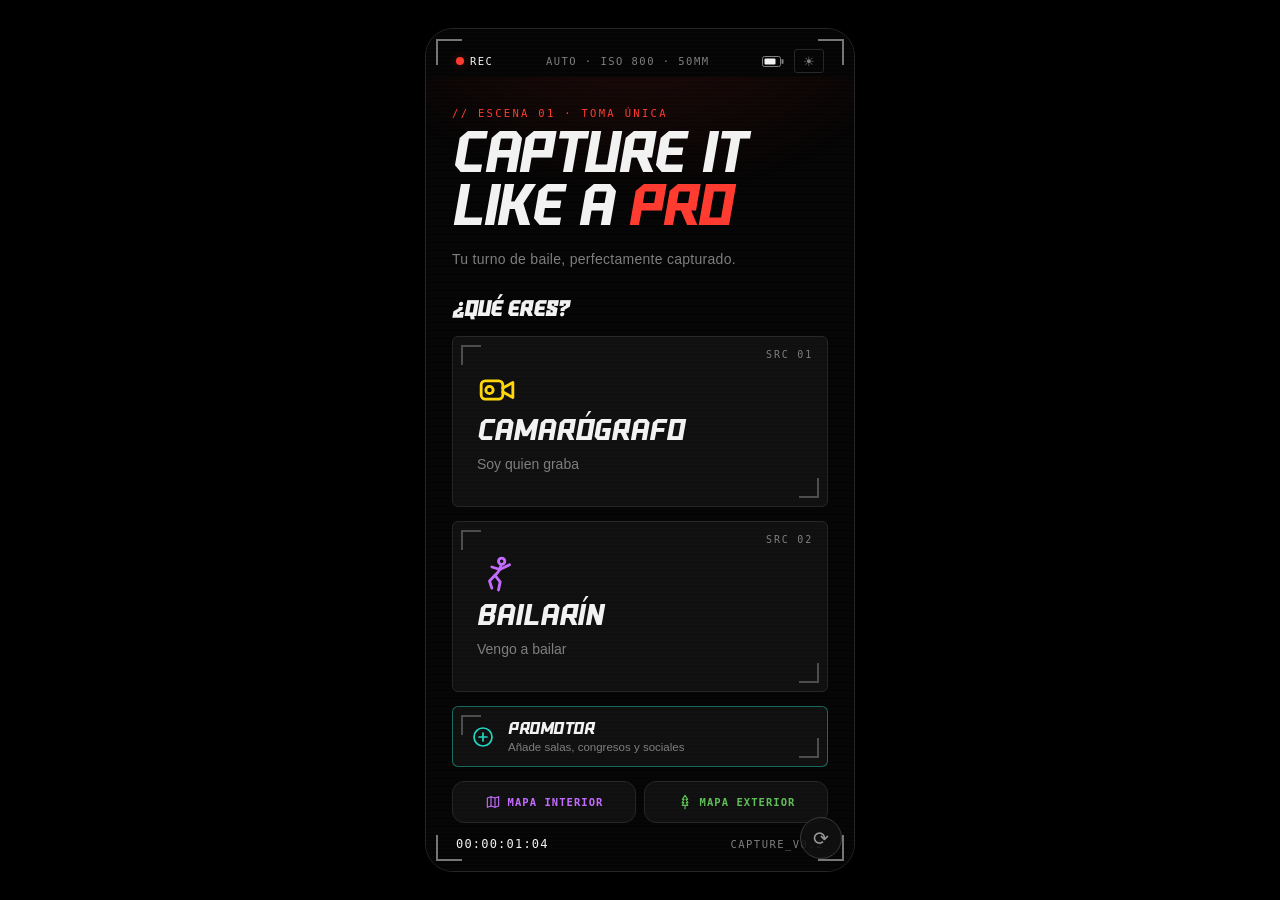
<file: index.html>
<!DOCTYPE html>
<html lang="es">
<head>
<meta charset="UTF-8">
<meta name="viewport" content="width=device-width, initial-scale=1, viewport-fit=cover">
<meta name="theme-color" content="#050505">
<meta name="mobile-web-app-capable" content="yes">
<meta name="apple-mobile-web-app-capable" content="yes">
<meta name="apple-mobile-web-app-status-bar-style" content="black-translucent">
<link rel="manifest" href="manifest.json">
<link rel="icon" type="image/png" sizes="48x48" href="icons/favicon-48.png">
<link rel="apple-touch-icon" href="icons/apple-touch-icon.png">
<title>Capture it like a pro</title>
<!-- TEMPORAL (dev): cache-busting por timestamp para que el móvil siempre coja la última versión de css/js. Quitar al estabilizar. -->
<script>document.write('<link rel="stylesheet" href="css/styles.css?v=' + Date.now() + '">');</script>
</head>
<body>
<div class="app">

  <!-- máscara opaca superior: el contenido al scrollear pasa por DEBAJO; el
       OSD (REC, ajustes) y las esquinas del visor quedan SIEMPRE por encima -->
  <div class="topmask"></div>
  <!-- máscara opaca inferior: igual para el cronómetro (timecode) de abajo -->
  <div class="botmask"></div>

  <!-- esquinas de encuadre + OSD compartidos por ambas vistas -->
  <div class="vf"><i></i><i></i><i></i><i></i></div>
  <div class="osd osd-top">
    <span class="rec">REC</span>
    <span>AUTO · ISO 800 · 50MM</span>
    <span class="osd-right">
      <svg class="bsvg" width="22" height="11" viewBox="0 0 22 11"><rect class="bcase" x=".5" y=".5" width="18" height="10" rx="2"/><rect class="bfill" x="2.5" y="2.5" width="11" height="6" rx="1"/><rect class="btip" x="19.5" y="3" width="2" height="5" rx="1"/></svg>
      <button class="tbtn" id="themeBtn" title="Cambiar tema">☀</button>
    </span>
  </div>
  <div class="osd osd-bottom">
    <span class="tc" id="tc">00:00:00:00</span>
    <span>CAPTURE_v0.2</span>
  </div>

  <!-- ════════════════ VISTA 1 · ROL ════════════════ -->
  <section class="view in" id="view1">
    <header class="hero enter" style="animation-delay:.08s">
      <div class="tag">// escena 01 · toma única</div>
      <h1>Capture it<br>like a <span class="pro">pro</span></h1>
      <p>Tu turno de baile, perfectamente capturado.</p>
    </header>
    <h2 class="ask enter" style="animation-delay:.16s">¿Qué eres?</h2>
    <div class="cards">
      <button class="card enter" style="animation-delay:.24s" data-role="cam">
        <span class="src">SRC 01</span>
        <span class="ico"><svg class="icn" viewBox="0 0 24 24" fill="none" stroke="currentColor" stroke-width="1.7" stroke-linecap="round" stroke-linejoin="round"><rect x="2.5" y="6.5" width="13" height="11" rx="2.5"/><path d="M15.5 10.8l6-3.3v9l-6-3.3"/><circle cx="7.5" cy="12" r="2.2"/></svg></span>
        <span class="name">Camarógrafo</span>
        <span class="sub">Soy quien graba</span>
      </button>
      <button class="card enter" style="animation-delay:.32s" data-role="dancer">
        <span class="src">SRC 02</span>
        <span class="ico"><svg class="icn" viewBox="0 0 24 24" fill="none" stroke="currentColor" stroke-width="1.7" stroke-linecap="round" stroke-linejoin="round"><circle cx="14.8" cy="3.8" r="1.9"/><path d="M14.2 6.8c-.7 2.4-1.6 3.9-3.4 5.4"/><path d="M14.6 8.2l4.9-2.3"/><path d="M13.8 8.7l-4.9-1.5"/><path d="M10.8 12.2l3.1 3.9-1 4.9"/><path d="M10.8 12.2l-3.3 3.4 1.4 4.3"/></svg></span>
        <span class="name">Bailarín</span>
        <span class="sub">Vengo a bailar</span>
      </button>
      <!-- PROMOTOR: crear salas/congresos/sociales — tarjeta MENOR que los roles,
           dentro de .cards para que scrollee/rebote exactamente igual que ellas -->
      <button class="card create enter" id="hubCreate" style="animation-delay:.38s">
        <svg class="icn-hub" viewBox="0 0 24 24" fill="none" stroke="currentColor" stroke-width="1.7" stroke-linecap="round" stroke-linejoin="round"><circle cx="12" cy="12" r="9"/><path d="M12 8v8M8 12h8"/></svg>
        <span class="crt"><span class="name">Promotor</span>
        <span class="sub">Añade salas, congresos y sociales</span></span>
      </button>
    </div>
    <div class="map-links">
      <button class="map-link enter" id="mapaBtn" style="animation-delay:.44s">
        <svg viewBox="0 0 24 24" fill="none" stroke="currentColor" stroke-width="1.7" stroke-linecap="round" stroke-linejoin="round"><path d="M9 4 3.5 6v14L9 18l6 2 5.5-2V4L15 6Z"/><path d="M9 4v14M15 6v14"/></svg>
        Mapa interior
      </button>
      <a class="map-link ext enter" href="mapa-editor/?mode=exterior" style="animation-delay:.46s">
        <svg viewBox="0 0 24 24" fill="none" stroke="currentColor" stroke-width="1.7" stroke-linecap="round" stroke-linejoin="round"><path d="M12 2l4 6h-2.6l3 5h-2.6l2.4 4H7.8l2.4-4H7.6l3-5H8z"/><path d="M12 17v5"/></svg>
        Mapa exterior
      </a>
    </div>
  </section>

  <!-- ════════════════ HUB · ¿QUÉ BUSCAS? ════════════════ -->
  <section class="view hidden" id="viewHub">
    <div class="v2-head">
      <div class="nav-btns">
        <!-- engranaje ENCIMA del botón de atrás, con acento para que se vea -->
        <button class="nav-back hub-gear" id="hubSettings" title="Configuración">
          <svg class="icn" viewBox="0 0 24 24" fill="none" stroke="currentColor" stroke-width="1.7" stroke-linecap="round" stroke-linejoin="round"><circle cx="12" cy="12" r="3"/><path d="M19.4 15a1.65 1.65 0 0 0 .33 1.82l.06.06a2 2 0 1 1-2.83 2.83l-.06-.06a1.65 1.65 0 0 0-1.82-.33 1.65 1.65 0 0 0-1 1.51V21a2 2 0 0 1-4 0v-.09A1.65 1.65 0 0 0 9 19.4a1.65 1.65 0 0 0-1.82.33l-.06.06a2 2 0 1 1-2.83-2.83l.06-.06a1.65 1.65 0 0 0 .33-1.82 1.65 1.65 0 0 0-1.51-1H3a2 2 0 0 1 0-4h.09A1.65 1.65 0 0 0 4.6 9a1.65 1.65 0 0 0-.33-1.82l-.06-.06a2 2 0 1 1 2.83-2.83l.06.06a1.65 1.65 0 0 0 1.82.33H9a1.65 1.65 0 0 0 1-1.51V3a2 2 0 0 1 4 0v.09a1.65 1.65 0 0 0 1 1.51 1.65 1.65 0 0 0 1.82-.33l.06-.06a2 2 0 1 1 2.83 2.83l-.06.06a1.65 1.65 0 0 0-.33 1.82V9a1.65 1.65 0 0 0 1.51 1H21a2 2 0 0 1 0 4h-.09a1.65 1.65 0 0 0-1.51 1z"/></svg>
          <span class="gear-badge" id="settingsBadge" hidden></span>
        </button>
        <button class="nav-back" id="hubBack" title="Cambiar rol">←</button>
      </div>
      <div>
        <h2 class="v2-title">¿Qué buscas?</h2>
        <p class="v2-sub" id="hubSub">—</p>
      </div>
    </div>
    <div class="hub">
      <div class="hub-top">
        <button class="card big" id="hubProx">
          <svg class="icn-hub" viewBox="0 0 24 24" fill="none" stroke="currentColor" stroke-width="1.7" stroke-linecap="round" stroke-linejoin="round"><rect x="3" y="4.5" width="18" height="16" rx="2.5"/><path d="M3 9.5h18M8 3v4M16 3v4"/><path d="M7.5 13h3M7.5 16.5h6"/></svg>
          <span class="name">Próximos sociales y congresos</span>
          <span class="sub">En tu ciudad o donde quieras</span>
        </button>
      </div>
      <div class="hub-row">
        <!-- "Mi actividad": 3 tarjetas iguales con contador vivo -->
        <span class="hub-sec-lbl">Mi actividad</span>
        <div class="hub-triple">
          <button class="card tri" id="hubMine">
            <svg class="icn-hub" viewBox="0 0 24 24" fill="none" stroke="currentColor" stroke-width="1.7" stroke-linecap="round" stroke-linejoin="round"><rect x="3" y="4.5" width="18" height="15" rx="2.5"/><path d="M3 9h18M8 4.5V9M16 4.5V9"/><path d="M10.5 12.5l4 2.5-4 2.5z"/></svg>
            <span class="name" id="hubMineName">Mis bailes</span>
            <span class="cnt" id="hubMineCnt">—</span>
          </button>
          <button class="card tri" id="hubMyEvents">
            <svg class="icn-hub" viewBox="0 0 24 24" fill="none" stroke="currentColor" stroke-width="1.7" stroke-linecap="round" stroke-linejoin="round"><rect x="3" y="4.5" width="18" height="16" rx="2.5"/><path d="M3 9.5h18M8 3v4M16 3v4"/><path d="m8.5 14 2.2 2.2 4.8-4.7"/></svg>
            <span class="name">Mis eventos</span>
            <span class="cnt" id="hubMyEvCnt">—</span>
          </button>
          <button class="card tri" id="hubCams">
            <svg class="icn-hub" viewBox="0 0 24 24" fill="none" stroke="currentColor" stroke-width="1.7" stroke-linecap="round" stroke-linejoin="round"><rect x="2.5" y="6.5" width="13" height="11" rx="2.5"/><path d="M15.5 10.8l6-3.3v9l-6-3.3"/><circle cx="7.5" cy="12" r="2.2"/></svg>
            <span class="name">Camarógrafos</span>
            <span class="cnt" id="hubCamsCnt">—</span>
          </button>
        </div>
      </div>
    </div>
  </section>

  <!-- ════════════════ CREAR EVENTO · elección de tipo ════════════════ -->
  <section class="view hidden" id="viewCreate">
    <div class="v2-head">
      <div class="nav-btns">
        <button class="nav-back" id="createHome" title="Inicio"><svg class="icn" viewBox="0 0 24 24" fill="none" stroke="currentColor" stroke-width="1.8" stroke-linecap="round" stroke-linejoin="round"><path d="M3.5 11.5 12 4l8.5 7.5"/><path d="M6 10.5V20h12v-9.5"/></svg></button>
        <button class="nav-back" id="createBack" title="Volver">←</button>
      </div>
      <div>
        <h2 class="v2-title">Crear evento</h2>
        <p class="v2-sub">¿Qué quieres montar?</p>
      </div>
    </div>
    <div class="hub hub-where">
      <button class="card big ct-sala" data-ctype="sala">
        <svg class="icn-hub" viewBox="0 0 24 24" fill="none" stroke="currentColor" stroke-width="1.7" stroke-linecap="round" stroke-linejoin="round"><path d="M4 10.5 12 4l8 6.5"/><path d="M6 9.5V20h12V9.5"/><path d="M10 20v-5h4v5"/></svg>
        <span class="name">Sala de baile</span>
        <span class="sub">Se repite cada semana (elige los días)</span>
      </button>
      <button class="card big ct-congreso" data-ctype="congreso">
        <svg class="icn-hub" viewBox="0 0 24 24" fill="none" stroke="currentColor" stroke-width="1.7" stroke-linecap="round" stroke-linejoin="round"><rect x="3" y="4.5" width="18" height="16" rx="2.5"/><path d="M3 9.5h18M8 3v4M16 3v4"/><path d="M7.5 13h9M7.5 16.5h6"/></svg>
        <span class="name">Congreso</span>
        <span class="sub">Varios días, con pases de día y de noche</span>
      </button>
      <button class="card big ct-exterior" data-ctype="exterior">
        <svg class="icn-hub" viewBox="0 0 24 24" fill="none" stroke="currentColor" stroke-width="1.7" stroke-linecap="round" stroke-linejoin="round"><circle cx="12" cy="12" r="4"/><path d="M12 2v3M12 19v3M2 12h3M19 12h3M4.9 4.9l2.1 2.1M17 17l2.1 2.1M19.1 4.9 17 7M7 17l-2.1 2.1"/></svg>
        <span class="name">Social al exterior</span>
        <span class="sub">Un día concreto, al aire libre</span>
      </button>
      <!-- tus eventos creados (módulo js/create.js) -->
      <div id="createMine" class="cf-mine-list"></div>
    </div>
  </section>

  <!-- formulario del tipo elegido (módulo js/create.js) -->
  <section class="view hidden" id="viewCreateForm">
    <div class="v2-head">
      <div class="nav-btns">
        <button class="nav-back" id="cfHome" title="Inicio"><svg class="icn" viewBox="0 0 24 24" fill="none" stroke="currentColor" stroke-width="1.8" stroke-linecap="round" stroke-linejoin="round"><path d="M3.5 11.5 12 4l8.5 7.5"/><path d="M6 10.5V20h12v-9.5"/></svg></button>
        <button class="nav-back" id="cfBack" title="Volver">←</button>
      </div>
      <div>
        <h2 class="v2-title" id="cfTitle">Nuevo evento</h2>
        <p class="v2-sub" id="cfSub">—</p>
      </div>
    </div>
    <div id="createFormBody"></div>
  </section>

  <!-- ════════════════ ¿DÓNDE? (tras "Próximos eventos") ════════════════ -->
  <section class="view hidden" id="viewWhere">
    <div class="v2-head">
      <div class="nav-btns">
        <button class="nav-back" id="whereBack" title="Volver">←</button>
      </div>
      <div>
        <h2 class="v2-title">¿Dónde?</h2>
        <p class="v2-sub">Elige dónde buscar eventos.</p>
      </div>
    </div>
    <div class="hub hub-where">
      <div class="hub-top">
        <button class="card big" id="whereCity">
          <svg class="icn-hub" viewBox="0 0 24 24" fill="none" stroke="currentColor" stroke-width="1.7" stroke-linecap="round" stroke-linejoin="round"><path d="M12 21s-6.5-5.4-6.5-10.5A6.5 6.5 0 0 1 12 4a6.5 6.5 0 0 1 6.5 6.5C18.5 15.6 12 21 12 21z"/><circle cx="12" cy="10.3" r="2.4"/></svg>
          <span class="name">En mi ciudad</span>
          <span class="sub" id="whereCitySub">Tu país y ciudad de referencia</span>
        </button>
        <button class="card big" id="whereOther">
          <svg class="icn-hub" viewBox="0 0 24 24" fill="none" stroke="currentColor" stroke-width="1.7" stroke-linecap="round"><circle cx="10.5" cy="10.5" r="6.5"/><path d="M15.5 15.5 21 21"/></svg>
          <span class="name">En otro lugar</span>
          <span class="sub">Filtra país, ciudad y tipo</span>
        </button>
      </div>
    </div>
  </section>

  <!-- ════════════════ CONFIGURACIÓN (país/ciudad de referencia) ════════════════ -->
  <section class="view hidden" id="viewSettings">
    <div class="v2-head">
      <div class="nav-btns">
        <button class="nav-back" id="setBack" title="Volver">←</button>
      </div>
      <div>
        <h2 class="v2-title">Configuración</h2>
        <p class="v2-sub">Tu país y ciudad de referencia</p>
      </div>
    </div>
    <div class="setblock">
      <div class="pm-h" id="setSaldoHead">Saldo</div>
      <div class="set-saldo" id="setSaldo"></div>

      <div class="pm-h" style="margin-top:22px">Lugar habitual</div>
      <button class="set-place" id="setPlaceBtn">
        <span class="ic"><svg class="icn" viewBox="0 0 24 24" fill="none" stroke="currentColor" stroke-width="1.7" stroke-linecap="round" stroke-linejoin="round"><path d="M12 21s-6.5-5.4-6.5-10.5A6.5 6.5 0 0 1 12 4a6.5 6.5 0 0 1 6.5 6.5C18.5 15.6 12 21 12 21z"/><circle cx="12" cy="10.3" r="2.4"/></svg></span>
        <span class="lbl"><b id="setPlaceVal">Sin configurar</b><small>Tu país y ciudad de referencia</small></span>
        <span class="hub-go" aria-hidden="true">→</span>
      </button>

      <div class="pm-h" style="margin-top:22px">Privacidad de la cuenta</div>
      <div class="privacy" id="setPrivacy">
        <button class="opt po privacy-opt" data-priv="public">
          <span class="lbl"><b>Pública</b><small>La gente puede ver a qué eventos asistes</small></span>
          <span class="mbox"></span>
        </button>
        <button class="opt po privacy-opt" data-priv="private">
          <span class="lbl"><b>Privada</b><small>Tus interacciones se muestran anonimizadas</small></span>
          <span class="mbox"></span>
        </button>
      </div>

      <button class="multi-continue" id="setSave">Guardar</button>
    </div>
  </section>

  <!-- ════════════════ VISTA 2 · FILTROS ════════════════ -->
  <section class="view hidden" id="view2">
    <div class="v2-head">
      <div class="nav-btns">
        <button class="nav-back" id="homeBtn2" title="Inicio"><svg class="icn" viewBox="0 0 24 24" fill="none" stroke="currentColor" stroke-width="1.8" stroke-linecap="round" stroke-linejoin="round"><path d="M3.5 11.5 12 4l8.5 7.5"/><path d="M6 10.5V20h12v-9.5"/></svg></button>
        <button class="nav-back" id="navBack" title="Subir un nivel">←</button>
      </div>
      <div>
        <h2 class="v2-title">Encuentra tu pista</h2>
        <p class="v2-sub">Filtra para ver los eventos disponibles.</p>
      </div>
    </div>

    <div class="panel" id="panel">
      <div class="slot" data-key="country">
        <span class="sl">País</span><span class="sv">—</span>        <button class="sx" title="Quitar selección">✕</button>
      </div>
      <div class="slot" data-key="prov">
        <span class="sl">Provincia</span><span class="sv">—</span>        <button class="sx" title="Quitar selección">✕</button>
      </div>
      <div class="slot" data-key="city">
        <span class="sl">Ciudad</span><span class="sv">—</span>        <button class="sx" title="Quitar selección">✕</button>
      </div>
      <div class="slot" data-key="type">
        <span class="sl">Tipo</span><span class="sv">—</span>        <button class="sx" title="Quitar selección">✕</button>
      </div>
    </div>

    <!-- subtipo (solo "Al exterior"): histórico aparte y compacto -->
    <div class="slot subpanel" data-key="subtype" id="subPanel">
      <span class="sl">Subtipo</span><span class="sv">—</span>
      <button class="sx" title="Quitar selección">✕</button>
    </div>

    <!-- referencia de criterios comprimidos: resumen + botón Editar -->
    <div class="panel-mini" id="panelMini">
      <span class="pm-caret">▾</span>
      <span class="pm-sum" id="panelMiniSum">—</span>
      <button class="pm-edit" id="panelMiniEdit">Editar</button>
    </div>

    <!-- PASO A · País -->
    <section class="step" id="stepA">
      <h3>¿En qué país?</h3>
      <div class="opts">
        <button class="opt" data-value="es" data-label="España">
          <span class="ic"><svg class="flag" viewBox="0 0 24 17"><rect width="24" height="17" fill="#c60b1e"/><rect y="4.25" width="24" height="8.5" fill="#ffc400"/></svg></span>
          <span class="lbl"><b>España</b></span>
        </button>
        <button class="opt" data-value="pl" data-label="Polonia">
          <span class="ic"><svg class="flag" viewBox="0 0 24 17"><rect width="24" height="8.5" fill="#fff" stroke="#00000022" stroke-width=".5"/><rect y="8.5" width="24" height="8.5" fill="#dc143c"/></svg></span>
          <span class="lbl"><b>Polonia</b></span>
        </button>
      </div>
    </section>

    <!-- PASO B · Ciudad (las opciones se filtran por país via data-show) -->
    <!-- PASO P · Provincia (entre País y Ciudad; se auto-salta si solo hay una con eventos) -->
    <section class="step" id="stepP">
      <h3>¿Qué provincia?</h3>
      <div class="opts">
        <button class="opt" data-value="all" data-label="Todas" data-show="es,pl">Todas</button>
        <button class="opt" data-value="p28" data-label="Madrid" data-show="es">Madrid</button>
        <button class="opt" data-value="p41" data-label="Sevilla" data-show="es">Sevilla</button>
        <button class="opt" data-value="p08" data-label="Barcelona" data-show="es">Barcelona</button>
        <button class="opt" data-value="pmz" data-label="Mazovia" data-show="pl">Mazovia</button>
        <button class="opt" data-value="pmp" data-label="Małopolska" data-show="pl">Małopolska</button>
      </div>
    </section>

    <!-- las ciudades filtran por provincia (p*) o, sin provincia concreta, por país -->
    <section class="step" id="stepB">
      <h3>¿Qué ciudad?</h3>
      <div class="opts">
        <button class="opt" data-value="all" data-label="Todas" data-show="es,pl,p28,p41,p08,pmz,pmp">Todas</button>
        <button class="opt" data-value="mad" data-label="Madrid" data-show="es,p28">Madrid</button>
        <button class="opt" data-value="sev" data-label="Sevilla" data-show="es,p41">Sevilla</button>
        <button class="opt" data-value="bcn" data-label="Barcelona" data-show="es,p08">Barcelona</button>
        <button class="opt" data-value="waw" data-label="Varsovia" data-show="pl,pmz">Varsovia</button>
        <button class="opt" data-value="kra" data-label="Cracovia" data-show="pl,pmp">Cracovia</button>
      </div>
    </section>

    <!-- PASO C · Tipo -->
    <section class="step" id="stepC">
      <h3>¿Qué tipo?</h3>
      <div class="opts">
        <button class="opt" data-value="all" data-label="Todos">
          <span class="ic"><svg class="icn" viewBox="0 0 24 24" fill="none" stroke="currentColor" stroke-width="1.6" stroke-linecap="round" stroke-linejoin="round"><path d="M4 6h16M4 12h16M4 18h16"/></svg></span>
          <span class="lbl"><b>Todos los tipos</b></span>
        </button>
        <button class="opt" data-value="sala" data-label="Salas">
          <span class="ic"><svg class="icn" viewBox="0 0 24 24" fill="none" stroke="currentColor" stroke-width="1.6" stroke-linecap="round"><path d="M12 2.5V5"/><circle cx="12" cy="12.5" r="6.8"/><path d="M6 10h12M6 15h12M12 5.7v13.6"/><path d="M8.4 6.9c-1.7 3.5-1.7 7.7 0 11.2M15.6 6.9c1.7 3.5 1.7 7.7 0 11.2"/></svg></span>
          <span class="lbl"><b>Salas de baile</b></span>
        </button>
        <button class="opt" data-value="congreso" data-label="Congresos">
          <span class="ic"><svg class="icn" viewBox="0 0 24 24" fill="none" stroke="currentColor" stroke-width="1.6" stroke-linecap="round" stroke-linejoin="round"><path d="M2.5 5h19"/><path d="M4.5 5l2.1 4.4L8.7 5"/><path d="M10 5l2 4.4L14 5"/><path d="M15.3 5l2.1 4.4L19.5 5"/><path d="M7 20h10M12 20v-2.5"/><path d="M9.5 17.5h5a2.5 2.5 0 0 0 2.5-2.5v-1h-10v1a2.5 2.5 0 0 0 2.5 2.5z"/></svg></span>
          <span class="lbl"><b>Congresos</b></span>
        </button>
        <button class="opt" data-value="exterior" data-label="Exterior">
          <span class="ic"><svg class="icn" viewBox="0 0 24 24" fill="none" stroke="currentColor" stroke-width="1.6" stroke-linecap="round"><path d="M3.5 17.5h17"/><path d="M7.8 17.5a4.2 4.2 0 0 1 8.4 0"/><path d="M12 9.8V7M6.4 12.6 4.8 11M17.6 12.6 19.2 11"/><path d="M5.5 21h13"/></svg></span>
          <span class="lbl"><b>Sociales al exterior</b><small>terrazas, playa, parque</small></span>
        </button>
      </div>
    </section>

    <!-- PASO D · Subtipo (solo para "Al exterior") -->
    <section class="step" id="stepD">
      <h3>¿Qué ambiente?</h3>
      <div class="opts">
        <button class="opt" data-value="all" data-label="Todos" data-show="exterior">Todos</button>
        <button class="opt" data-value="terraza" data-label="Terraza" data-show="exterior">Terraza</button>
        <button class="opt" data-value="playa" data-label="Playa" data-show="exterior">Playa</button>
        <button class="opt" data-value="parque" data-label="Parque" data-show="exterior">Parque</button>
        <button class="opt" data-value="piscina" data-label="Piscina" data-show="exterior">Piscina</button>
      </div>
    </section>

    <!-- Resultado: lista de eventos -->
    <section class="step result" id="result">
      <div class="loading">Buscando eventos…</div>
      <div class="res">
        <div class="tabbar" id="evModeTabs">
          <button class="fchip on" data-mode="prox">Próximos<br>7 días</button>
          <button class="fchip" data-mode="horarios">Horarios<br>salas</button>
          <button class="fchip" data-mode="cal">Calendario<br>eventos</button>
        </div>

        <!-- PRÓXIMOS: lista agrupada por fecha -->
        <div id="modeProx">
          <div class="datefilter">
            <button class="df-edit" id="dateEditBtn">
              <svg viewBox="0 0 24 24" fill="none" stroke="currentColor" stroke-width="1.7" stroke-linecap="round" stroke-linejoin="round"><rect x="3" y="4.5" width="18" height="16" rx="2.5"/><path d="M3 9.5h18M8 3v4M16 3v4"/></svg>
              <span id="dateRangeLbl">Editar fechas</span>
            </button>
            <button class="df-map" id="mapBtn" title="Ver en el mapa">
              <svg viewBox="0 0 24 24" fill="none" stroke="currentColor" stroke-width="1.7" stroke-linecap="round" stroke-linejoin="round"><path d="M9 4 3.5 6v14L9 18l6 2 5.5-2V4L15 6Z"/><path d="M9 4v14M15 6v14"/></svg>
              <span>Mapa</span>
            </button>
          </div>
          <div class="date-panel" id="datePanel" hidden>
            <span class="ctrl-lbl">Desde</span>
            <input type="date" id="dateFrom" title="Desde">
            <span class="ctrl-lbl">Hasta</span>
            <input type="date" id="dateTo" title="Hasta">
            <button class="linkbtn" id="dateClear" title="Quitar filtro de fecha">✕</button>
          </div>
          <p class="res-count" id="resCount"></p>
          <div class="evts" id="evtList"></div>
          <div class="notice" id="resEmpty" style="display:none">
            <span class="nosig">Sin resultados</span>
            <p>No hay eventos con esos filtros — prueba a cambiarlos.</p>
          </div>
        </div>

        <!-- CALENDARIO: año → mes (lo pinta calendar.js) -->
        <div id="modeCal" hidden></div>

        <!-- HORARIOS SALAS: semanales por día (lo pinta calendar.js) -->
        <div id="modeHorarios" hidden></div>
      </div>
    </section>
  </section>

  <!-- ════════════════ DIRECTORIO DE CAMARÓGRAFOS ════════════════ -->
  <section class="view hidden" id="viewCams">
    <div class="v2-head">
      <div class="nav-btns">
        <button class="nav-back" id="camsHome" title="Inicio"><svg class="icn" viewBox="0 0 24 24" fill="none" stroke="currentColor" stroke-width="1.8" stroke-linecap="round" stroke-linejoin="round"><path d="M3.5 11.5 12 4l8.5 7.5"/><path d="M6 10.5V20h12v-9.5"/></svg></button>
        <button class="nav-back" id="camsBack" title="Subir un nivel">←</button>
      </div>
      <div>
        <h2 class="v2-title">Camarógrafos</h2>
        <p class="v2-sub">Tócalos para ver más; ordena y filtra a tu gusto.</p>
      </div>
    </div>
    <div class="ctrl sort-row">
      <span class="ctrl-lbl">Ordenar</span>
      <div class="chips" id="sortChips">
        <button class="fchip on desc" data-sort="rating">Puntuación</button>
        <button class="fchip" data-sort="price">Precio</button>
        <button class="fchip" data-sort="videos">Vídeos</button>
      </div>
    </div>
    <div class="ctrl">
      <span class="ctrl-lbl">Lugar</span>
      <button class="placebtn" id="placeBtn"><span id="placeLbl">Todos los lugares</span><span class="caret">▾</span></button>
    </div>
    <div class="placemenu" id="placeMenu" hidden>
      <div class="pm-h">País</div>
      <div class="opts" id="pmCountries">
        <button class="opt po" data-c="es"><span class="lbl"><b>España</b></span><span class="mbox"></span></button>
        <button class="opt po" data-c="pl"><span class="lbl"><b>Polonia</b></span><span class="mbox"></span></button>
      </div>
      <div class="pm-h">Ciudad</div>
      <div class="opts" id="pmCities"></div>
      <button class="multi-continue" id="placeApply">Aplicar</button>
    </div>
    <div class="ctrl">
      <span class="ctrl-lbl">Filtro</span>
      <div class="chips">
        <button class="fchip" id="rev3Chip">+3 reseñas</button>
      </div>
    </div>
    <div class="cams" id="camDir"></div>
    <div class="notice" id="camDirEmpty" style="display:none;margin-top:16px">
      <span class="nosig">Sin resultados</span>
      <p>No hay camarógrafos en esa ciudad todavía.</p>
    </div>
  </section>

  <!-- ════════════════ PERFIL DEL CAMARÓGRAFO ════════════════ -->
  <section class="view hidden" id="viewProfile">
    <div class="v2-head">
      <div class="nav-btns">
        <button class="nav-back" id="profHome" title="Inicio"><svg class="icn" viewBox="0 0 24 24" fill="none" stroke="currentColor" stroke-width="1.8" stroke-linecap="round" stroke-linejoin="round"><path d="M3.5 11.5 12 4l8.5 7.5"/><path d="M6 10.5V20h12v-9.5"/></svg></button>
        <button class="nav-back" id="profBack" title="Volver a camarógrafos">←</button>
      </div>
      <div>
        <h2 class="v2-title" id="profName">—</h2>
        <p class="v2-sub" id="profSub">—</p>
      </div>
    </div>
    <p class="prof-bio" id="profBio"></p>
    <a class="prof-ig" id="profIg" target="_blank" rel="noopener">
      <svg viewBox="0 0 24 24" fill="none" stroke="currentColor" stroke-width="1.7"><rect x="3.5" y="3.5" width="17" height="17" rx="5"/><circle cx="12" cy="12" r="4"/><circle cx="17.3" cy="6.7" r="1.1" fill="currentColor" stroke="none"/></svg>
      <span class="ig-h">@</span>
    </a>
    <div class="prof-stats" id="profStats"></div>
    <button class="prof-follow" id="profFollowBtn">Seguir</button>

    <div class="tabbar" id="profTabs">
      <button class="fchip on" data-tab="events">Próximos eventos</button>
      <button class="fchip" data-tab="reviews">Reseñas <span class="tabnum" id="profTabRevNum"></span></button>
    </div>

    <div id="tabEvents">
      <div class="cams" id="profEvents"></div>
      <div class="notice" id="profNoEvents" style="display:none">
        <span class="nosig">Sin agenda</span>
        <p>No tiene eventos próximos anunciados.</p>
      </div>
    </div>

    <div id="tabReviews" hidden>
      <div class="ctrl">
        <span class="ctrl-lbl">Orden</span>
        <div class="chips" id="revSortChips">
          <button class="fchip on" data-rsort="recent">Recientes</button>
          <button class="fchip" data-rsort="stars">Mejor valoradas</button>
        </div>
      </div>
      <div class="reviews" id="profReviews"></div>
    </div>
  </section>

  <!-- ════════════════ MIS BAILES / MIS SESIONES ════════════════ -->
  <section class="view hidden" id="viewMine">
    <div class="v2-head">
      <div class="nav-btns">
        <button class="nav-back" id="mineHome" title="Inicio"><svg class="icn" viewBox="0 0 24 24" fill="none" stroke="currentColor" stroke-width="1.8" stroke-linecap="round" stroke-linejoin="round"><path d="M3.5 11.5 12 4l8.5 7.5"/><path d="M6 10.5V20h12v-9.5"/></svg></button>
        <button class="nav-back" id="mineBack" title="Subir un nivel">←</button>
      </div>
      <div>
        <h2 class="v2-title" id="mineTitle">Mis bailes</h2>
        <p class="v2-sub" id="mineSub">—</p>
      </div>
    </div>
    <div class="mine-search" id="mineSearchBox">
      <svg class="srch-ic" viewBox="0 0 24 24" fill="none" stroke="currentColor" stroke-width="1.7" stroke-linecap="round"><circle cx="10.5" cy="10.5" r="6.5"/><path d="M15.5 15.5 21 21"/></svg>
      <input type="search" id="mineSearch" placeholder="Sala, compañero, canción, fecha, cámara…">
    </div>
    <div id="mineList"></div>
  </section>

  <!-- ════════════════ MIS EVENTOS (intenciones marcadas) ════════════════ -->
  <section class="view hidden" id="viewMyEvents">
    <div class="v2-head">
      <div class="nav-btns">
        <button class="nav-back" id="meHome" title="Inicio"><svg class="icn" viewBox="0 0 24 24" fill="none" stroke="currentColor" stroke-width="1.8" stroke-linecap="round" stroke-linejoin="round"><path d="M3.5 11.5 12 4l8.5 7.5"/><path d="M6 10.5V20h12v-9.5"/></svg></button>
        <button class="nav-back" id="meBack" title="Subir un nivel">←</button>
      </div>
      <div>
        <h2 class="v2-title">Mis eventos</h2>
        <p class="v2-sub">Eventos que has marcado.</p>
      </div>
    </div>
    <div class="me-toolbar" id="myEvToggle">
      <button class="cal-pastsw" id="myEvPastSw"><span class="sw-track"><span class="sw-knob"></span></span>Ver eventos pasados</button>
    </div>
    <div id="myEvList"></div>
    <div class="notice" id="myEvEmpty" style="display:none">
      <span class="nosig">Sin marcar</span>
      <p>Marca eventos como «Voy a asistir» o «Interesado en grabar» y aparecerán aquí.</p>
    </div>
  </section>

  <!-- ════════════════ DETALLE DE UN BAILE (valorar cámara) ════════════════ -->
  <section class="view hidden" id="viewDance">
    <div class="v2-head">
      <div class="nav-btns">
        <button class="nav-back" id="dnHome" title="Inicio"><svg class="icn" viewBox="0 0 24 24" fill="none" stroke="currentColor" stroke-width="1.8" stroke-linecap="round" stroke-linejoin="round"><path d="M3.5 11.5 12 4l8.5 7.5"/><path d="M6 10.5V20h12v-9.5"/></svg></button>
        <button class="nav-back" id="dnBack" title="Volver a mis bailes">←</button>
      </div>
      <div>
        <h2 class="v2-title" id="dnSong">—</h2>
        <p class="v2-sub" id="dnMeta">—</p>
      </div>
    </div>
    <div class="dance-detail" id="dnBody"></div>
  </section>

  <!-- ════════════════ MAPA DE EVENTOS (un día concreto) ════════════════ -->
  <section class="view hidden" id="viewMap">
    <div class="v2-head">
      <div class="nav-btns">
        <button class="nav-back" id="mapHome" title="Inicio"><svg class="icn" viewBox="0 0 24 24" fill="none" stroke="currentColor" stroke-width="1.8" stroke-linecap="round" stroke-linejoin="round"><path d="M3.5 11.5 12 4l8.5 7.5"/><path d="M6 10.5V20h12v-9.5"/></svg></button>
        <button class="nav-back" id="mapBack" title="Volver">←</button>
      </div>
      <div>
        <h2 class="v2-title">Mapa de eventos</h2>
        <p class="v2-sub">Comunidad de Madrid</p>
      </div>
    </div>
    <div class="map-daynav">
      <button class="cal-nav" id="mapPrev" title="Día anterior con eventos">‹</button>
      <span class="map-dayttl" id="mapDayLbl">—</span>
      <button class="cal-nav" id="mapNext" title="Día siguiente con eventos">›</button>
    </div>
    <!-- alcance del mapa: Comunidad entera o municipio de Madrid -->
    <div class="map-scope" id="mapScope">
      <button data-scope="region" class="on">Comunidad</button>
      <button data-scope="city">Ciudad</button>
      <button data-scope="center">Centro</button>
    </div>
    <div class="map-wrap" id="mapWrap">
      <div class="map-stage" id="mapStage"></div>
    </div>
    <!-- info del evento seleccionado DEBAJO del mapa; ‹ › saltan entre puntos
         (útil cuando varios marcadores caen juntos y no se pueden clicar) -->
    <div class="map-info" id="mapInfo" hidden>
      <button class="cal-nav" id="mapSelPrev" title="Evento anterior">‹</button>
      <div class="mi-body" id="mapInfoBody"></div>
      <button class="cal-nav" id="mapSelNext" title="Evento siguiente">›</button>
    </div>
    <p class="cal-empty" id="mapEmpty" style="display:none">No hay eventos próximos para mostrar en el mapa.</p>
  </section>

  <!-- ════════════════ EN DIRECTO · "ESTOY DENTRO" (módulo js/live.js) ════════════════ -->
  <section class="view hidden" id="viewLive">
    <div class="v2-head">
      <div class="nav-btns">
        <button class="nav-back" id="liveHome" title="Inicio"><svg class="icn" viewBox="0 0 24 24" fill="none" stroke="currentColor" stroke-width="1.8" stroke-linecap="round" stroke-linejoin="round"><path d="M3.5 11.5 12 4l8.5 7.5"/><path d="M6 10.5V20h12v-9.5"/></svg></button>
        <button class="nav-back" id="liveBack" title="Volver">←</button>
      </div>
      <div>
        <h2 class="v2-title" id="liveTitle">Estoy dentro</h2>
        <p class="v2-sub" id="liveSub">—</p>
      </div>
    </div>
    <div id="liveBody"></div>
  </section>

  <!-- ════════════════ VISTA 3 · DETALLE DEL EVENTO ════════════════ -->
  <section class="view hidden" id="view3">
    <div class="v2-head">
      <div class="nav-btns">
        <button class="nav-back" id="homeBtn3" title="Inicio"><svg class="icn" viewBox="0 0 24 24" fill="none" stroke="currentColor" stroke-width="1.8" stroke-linecap="round" stroke-linejoin="round"><path d="M3.5 11.5 12 4l8.5 7.5"/><path d="M6 10.5V20h12v-9.5"/></svg></button>
        <button class="nav-back" id="backToEvents" title="Volver a la lista">←</button>
      </div>
      <div>
        <h2 class="v2-title" id="evName">—</h2>
        <p class="v2-sub" id="evMeta">—</p>
      </div>
    </div>
    <div class="ev-tags" id="evTags"></div>
    <p class="ev-brief" id="evBrief"></p>

    <!-- evento EN DIRECTO ahora mismo → modo "Estoy dentro" (módulo js/live.js) -->
    <button class="cta live-enter" id="liveEnterBtn" hidden>
      <span class="lv-dot"></span><b>Estoy dentro</b>
    </button>

    <!-- intenciones del bailarín (no comprometen a nada, revelan expectativas) -->
    <div class="ev-intents" id="evIntents" hidden>
      <div class="intent-cards">
        <button class="intent-card" id="intAttend">
          <svg class="ic-svg" viewBox="0 0 24 24" fill="none" stroke="currentColor" stroke-width="1.7" stroke-linecap="round" stroke-linejoin="round"><rect x="3" y="4.5" width="18" height="16" rx="2.5"/><path d="M3 9h18M8 3v3M16 3v3"/><path d="m8.5 14 2.2 2.2L15.5 12"/></svg>
          <b>Voy a asistir</b>
          <small>Tu idea es ir al evento.</small>
        </button>
        <button class="intent-card" id="intWish">
          <svg class="ic-svg" viewBox="0 0 24 24" fill="none" stroke="currentColor" stroke-width="1.7" stroke-linecap="round" stroke-linejoin="round"><rect x="2.5" y="6.5" width="13" height="11" rx="2.5"/><path d="M15.5 10.8l6-3.3v9l-6-3.3"/><circle cx="7.5" cy="12" r="2.2"/></svg>
          <b>Interesado en grabar</b>
          <small>Te gustaría que te graben.</small>
        </button>
      </div>
      <p class="act-hint">Ninguna opción te compromete: solo ayudan a los videógrafos a estimar cuánta gente irá y prever la demanda con antelación.</p>
    </div>

    <button class="act reveal" id="revealCams">Ver camarógrafos apuntados</button>

    <button class="cta" id="joinBtn" hidden>Apuntarme como camarógrafo</button>
    <button class="cta" id="checkinBtn" hidden>He llegado · abrir cola</button>
    <p class="act-hint" id="checkinHint" hidden style="margin-top:10px"></p>
  </section>

  <!-- ════════════════ CAMARÓGRAFOS APUNTADOS (de un evento/día) ════════════════ -->
  <section class="view hidden" id="viewEvCams">
    <div class="v2-head">
      <div class="nav-btns">
        <button class="nav-back" id="homeBtnEC" title="Inicio"><svg class="icn" viewBox="0 0 24 24" fill="none" stroke="currentColor" stroke-width="1.8" stroke-linecap="round" stroke-linejoin="round"><path d="M3.5 11.5 12 4l8.5 7.5"/><path d="M6 10.5V20h12v-9.5"/></svg></button>
        <button class="nav-back" id="ecBack" title="Volver al evento">←</button>
      </div>
      <div>
        <h2 class="v2-title">Camarógrafos</h2>
        <p class="v2-sub" id="ecSub">—</p>
      </div>
    </div>
    <h3 class="sec-title">Apuntados <span class="count" id="camCount">×0</span></h3>
    <div class="cams" id="camList"></div>
    <div class="notice" id="camEmpty" style="display:none">
      <span class="nosig">Cámara libre</span>
      <p id="camEmptyTxt">Aún no hay camarógrafos en este evento.</p>
    </div>
  </section>

  <!-- TEMPORAL: recarga rápida para pruebas en el móvil instalado (quitar al acabar) -->
  <button onclick="location.href=location.pathname+'?r='+Date.now()" title="Recargar la app"
    style="position:absolute;right:12px;bottom:calc(12px + env(safe-area-inset-bottom));z-index:999;width:42px;height:42px;border-radius:50%;background:rgba(16,16,16,.88);border:1px solid #3a3a3a;color:#9a9a9a;font-size:19px;line-height:1;cursor:pointer">⟳</button>

</div>

<!-- TEMPORAL (dev): includes con cache-busting por timestamp (quitar al estabilizar) -->
<script>(function(){var v='?v='+Date.now();document.write(
  '<script src="js/db.js'+v+'"><\/script>'+
  '<script src="js/data.js'+v+'"><\/script>'+
  '<script src="js/map-geo.js'+v+'"><\/script>'+
  '<script src="js/calendar.js'+v+'"><\/script>'+
  '<script src="js/detector.js'+v+'"><\/script>'+
  '<script src="js/live.js'+v+'"><\/script>'+
  '<script src="js/create.js'+v+'"><\/script>'+
  '<script src="js/app.js'+v+'"><\/script>');})();</script>

<!--
  DECISIONES DE DISEÑO · v2.1 "VISOR EVOLUCIONADO" (para retocar fácil):
  · ACENTO POR PANTALLA: rojo (rol/resultado/detalle) → azul (país) → ámbar
    (ciudad) → lima (tipo) → violeta (subtipo). Clases ac-* en .app; el
    fundido (.8s) se hace por-propiedad
    en los elementos persistentes (lavado superior, piloto REC, panel) — NO
    transicionar custom properties registradas: se congelan en algunos entornos.
    Mapa en JS: objeto ACCENTS. Polonia vuelve a rojo (aviso).
  · SELECCIÓN "MENÚ DE VIDEOJUEGO": .picked avanza 18px a la derecha con
    borde+glow; el resto .dim se aparta -10px y cae a opacidad .15. El paso
    se pliega 520ms después. Ajustar distancias en .opt.picked / .opt.dim.
  · BOTÓN ATRÁS (#navBack): retrocede UNA ventana cada vez, hasta la vista 1.
  · PANEL DE SELECCIONES: huecos fijos Rol/País/Ciudad/Tipo que se van
    rellenando; el ✕ quita esa elección y las posteriores en cascada; el ✎
    edita SOLO esa elección (se reabre el paso con la actual marcada). Reglas
    de dependencia: ciudad depende de país (país nuevo → ciudad a reelegir);
    el tipo es independiente y permanece fijado. El rol NO lleva ✕/✎ (no se
    edita una vez elegido). Hueco pendiente/en edición marcado con el borde
    izquierdo del color de la pantalla actual. Atrás cancela la edición.
  · ICONOS: SVG de línea inline (videocámara, bailarín, bola de espejos,
    banderines+escenario, sol en el horizonte), stroke=currentColor → se
    tiñen con el acento en hover/selección. Fuera emojis (salvo banderas,
    que son SVG planos). El scale del hover ya no recorta bordes: los .step
    llevan padding lateral compensado con margen negativo.
  · TEMA CLARO: botón ☀/☾ en el OSD superior. Clase .light en .app invierte
    los tokens (fondo #f5f5f2, texto #101010). Persiste en localStorage.
  · TIPOGRAFÍAS: Top Show solo titulares; Rajdhani 600 en MAYÚSCULAS solo en
    los botones de selección (--opt-font), vibe HUD de videojuego; cuerpo en
    pila de sistema; mono (Cascadia/Consolas) solo para datos OSD. Rajdhani va
    incrustada como data-URI subsetada a Latin-1 (~35KB por peso).
  · El asentado (.settled) retira la animación de entrada de las opciones al
    terminar: sin él, su fill-mode pinned bloqueaba el slide de selección.
  · DATOS MOCK: EVENTS en JS (España + Polonia con Varsovia/Cracovia, subtipos
    por tipo). Ciudades y subtipos se filtran por data-show. La cascada acaba
    en una LISTA DE EVENTOS real (CAM ×n por evento) → VISTA 3 (detalle) con
    camarógrafos del evento; si tu rol es camarógrafo puedes apuntarte o
    quitarte (persiste en localStorage "cilap-joined", apareces como "Tú").
-->
</body>
</html>
</file>
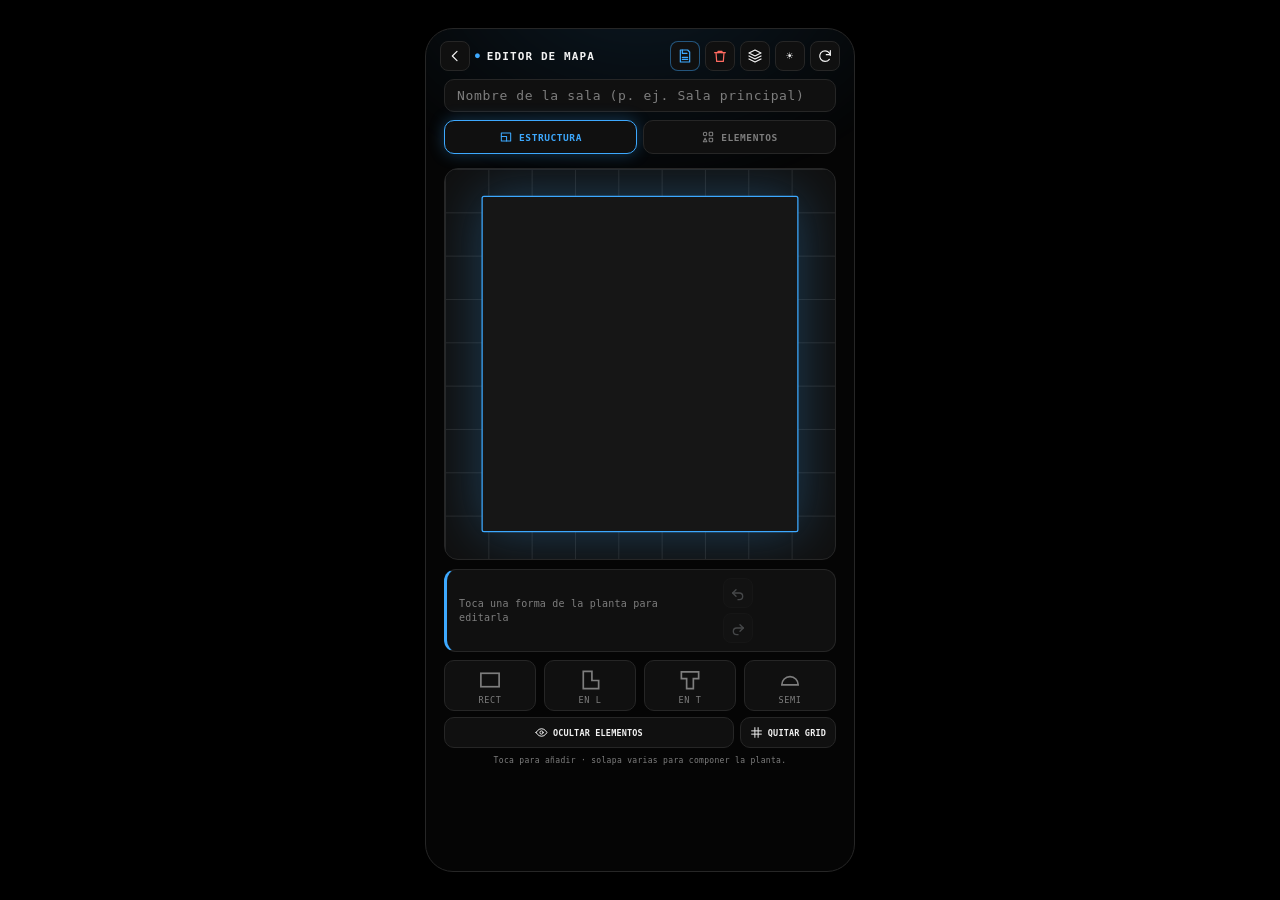
<file: mapa-editor/index.html>
<!DOCTYPE html>
<html lang="es">
<head>
<meta charset="UTF-8">
<meta name="viewport" content="width=device-width, initial-scale=1, viewport-fit=cover">
<meta name="theme-color" content="#050505">
<title>Editor de mapa · Capture it like a pro</title>
<style>
:root{
  --body:-apple-system, BlinkMacSystemFont, 'Segoe UI', Roboto, sans-serif;
  --mono:'Cascadia Mono', Consolas, 'SF Mono', 'Roboto Mono', monospace;
  --ease:cubic-bezier(.22,.9,.3,1);
}
*{margin:0;padding:0;box-sizing:border-box;-webkit-tap-highlight-color:transparent}
html,body{height:100%}
body{background:#000;font-family:var(--body);overflow:hidden}

.app{
  --bg:#050505;
  --surface:#101010;
  --surface-2:#181818;
  --line:#262626;
  --text:#f2f2f2;
  --muted:#7e7e7e;
  --accent:#3da9ff;
  --accent-glow:rgba(61,169,255,.30);
  /* color por sección (tabs) */
  --c-estructura:#3da9ff;
  --c-elementos:#c6ff00;
  /* colores por tipo de elemento */
  --c-acceso:#c6ff00;
  --c-bano:#2dd4bf;
  --c-columna:#9a9a9a;
  --c-cam:#ffd60a;
  --c-dj:#c46bff;
  --c-bar:#3da9ff;
  --c-esc:#ff9f0a;
  --c-gen:#f2f2f2;
  /* colores de elementos de EXTERIOR */
  --c-arbol:#5fbf57;
  --c-agua:#3da9ff;
  --c-fuente:#2dd4bf;
  --c-comida:#ff9f0a;
  --c-edificio:#9aa0a6;
  --c-metro:#ff5a4d;
  --c-carretera:#8a8f96;
  --c-iglesia:#d9b65d;
  --c-monumento:#b8b3a8;
  --c-arbusto:#4e9e4a;
  --c-banco:#9c7b50;
  --c-pino:#2f7d3a;
  --c-palmera:#3f9e47;
  --c-casa:#d08a4e;
  --c-puente:#8a8f96;
  --c-farola:#ffd60a;

  position:relative;
  width:100%;max-width:430px;height:100dvh;margin:0 auto;
  background:var(--bg);color:var(--text);
  overflow:hidden;
  display:flex;flex-direction:column;
}
/* tema CLARO — mismas variables que la app (se sincroniza vía cilap-theme) */
.app.light{
  --bg:#f5f5f2;
  --surface:#ffffff;
  --surface-2:#ebebe7;
  --line:#d4d4cd;
  --text:#101010;
  --muted:#71716a;
  --c-gen:#3c3c3c;   /* figuras genéricas: blanco ilegible sobre claro */
  /* acentos claros (lima/ámbar) → tono oscuro de la misma familia en claro */
  --c-elementos:#6f8f00;
  --c-acceso:#6f8f00;
  --c-cam:#a98200;
  --c-farola:#a98200;
}
.app::before{
  content:'';position:absolute;inset:0;
  background-color:var(--accent);opacity:.12;
  -webkit-mask-image:radial-gradient(120% 46% at 50% -8%, #000, transparent 62%);
  mask-image:radial-gradient(120% 46% at 50% -8%, #000, transparent 62%);
  pointer-events:none;
}
@media (min-width:768px){
  body{display:flex;align-items:center;justify-content:center;min-height:100vh}
  .app{height:min(844px,94vh);border:1px solid #262626;border-radius:28px;box-shadow:0 40px 120px rgba(0,0,0,.7)}
}

/* ───────────── CABECERA (con la barra de acciones) ───────────── */
header{
  position:relative;z-index:2;
  padding:calc(12px + env(safe-area-inset-top)) 14px 8px;
  display:flex;align-items:center;gap:5px;
}
header h1{
  flex:1;min-width:0;
  font-family:var(--mono);font-size:11px;font-weight:600;
  letter-spacing:.1em;text-transform:uppercase;color:var(--text);
  overflow:hidden;text-overflow:ellipsis;white-space:nowrap;
}
header h1::before{content:'● ';color:var(--accent);font-size:8px;vertical-align:2px}
.hd-btn{
  flex:none;background:var(--surface);border:1px solid var(--line);border-radius:8px;
  color:var(--text);font-family:var(--mono);font-size:12px;letter-spacing:.06em;
  padding:7px 9px;cursor:pointer;text-decoration:none;display:inline-flex;align-items:center;justify-content:center;
}
.hd-btn.ic{width:30px;height:30px;padding:0}
.hd-btn.ic svg{width:16px;height:16px;fill:none;stroke:currentColor;stroke-width:1.8;stroke-linecap:round;stroke-linejoin:round}
.hd-btn:active{transform:scale(.94)}
.hd-btn:disabled{opacity:.3;cursor:default}
.hd-btn#btn-save{color:var(--accent);border-color:rgba(61,169,255,.45)}
.hd-btn#btn-clear{color:#ff6a60}
.hd-sep{width:1px;height:20px;background:var(--line);flex:none;margin:0 1px}

.name-row{position:relative;z-index:2;padding:0 18px 8px}
.name-row input{
  width:100%;background:var(--surface);border:1px solid var(--line);border-radius:10px;
  color:var(--text);font-family:var(--mono);font-size:13px;letter-spacing:.05em;
  padding:8px 12px;outline:none;
}
.name-row input:focus{border-color:var(--accent)}
.name-row input::placeholder{color:var(--muted)}

/* ───────────── SECCIONES (tabs) ───────────── */
.tabs{
  position:relative;z-index:2;
  display:flex;gap:6px;padding:0 18px 8px;
}
.tab{
  flex:1;display:flex;align-items:center;justify-content:center;gap:6px;
  background:var(--surface);border:1px solid var(--line);border-radius:10px;
  color:var(--muted);font-family:var(--mono);font-size:9.5px;font-weight:600;
  letter-spacing:.06em;text-transform:uppercase;
  padding:9px 4px;cursor:pointer;
  transition:border-color .2s,color .2s,box-shadow .2s;
}
.tab svg{width:14px;height:14px;flex:none;fill:none;stroke:currentColor;stroke-width:1.8;stroke-linecap:round;stroke-linejoin:round}
.tab .num{
  width:14px;height:14px;border-radius:50%;border:1px solid currentColor;
  display:flex;align-items:center;justify-content:center;font-size:8px;flex:none;
}
.tab[data-tab="estructura"].is-on{color:var(--c-estructura);border-color:var(--c-estructura);box-shadow:0 0 16px rgba(61,169,255,.30)}
.tab[data-tab="elementos"].is-on{color:var(--c-elementos);border-color:var(--c-elementos);box-shadow:0 0 16px rgba(198,255,0,.30)}
/* ───────────── LIENZO ───────────── */
/* cuadrado y centrado → proporciones reales (un cuadrado se ve cuadrado,
   el semicírculo es medio círculo de verdad). El tamaño px lo fija el JS. */
/* lienzo ANCLADO bajo las pestañas (alto = el del lienzo, sin huecos variables);
   el espacio sobrante va al fondo de .below */
.canvas-wrap{position:relative;z-index:1;flex:0 0 auto;padding:6px 18px 0;display:flex;justify-content:center}
/* paneles de abajo: absorben el espacio sobrante y hacen scroll si no caben */
.below{flex:1 1 auto;min-height:0;overflow-y:auto;overscroll-behavior:contain;-webkit-overflow-scrolling:touch}
.below::-webkit-scrollbar{width:0;height:0}
#canvas{
  position:relative;width:100%;height:100%;flex:none;
  background:var(--surface);
  background-image:
    linear-gradient(var(--line) 1px, transparent 1px),
    linear-gradient(90deg, var(--line) 1px, transparent 1px);
  background-size:11.11% 11.11%;
  border:1px solid var(--line);border-radius:14px;
  overflow:hidden;touch-action:none;
}
#canvas.no-grid{background-image:none}
/* sobre un fondo claro (papel/arena) la rejilla oscura canta demasiado → líneas tenues */
#canvas.light-bg:not(.no-grid){
  background-image:
    linear-gradient(rgba(0,0,0,.09) 1px, transparent 1px),
    linear-gradient(90deg, rgba(0,0,0,.09) 1px, transparent 1px);
}
#floor{position:absolute;inset:0;width:100%;height:100%;pointer-events:none}
/* unión SIN costuras: capa inferior de "blobs" en color de acento (relleno+trazo)
   y, encima, los rellenos opacos exactos. Como cada capa es de un solo color, las
   piezas que se solapan se fusionan sin línea interior; solo asoma el contorno de
   acento en el perímetro exterior de la unión. */
#floor .glowg{filter:drop-shadow(0 0 7px var(--accent-glow))}
/* el COLOR (relleno+trazo) va por atributo en cada path → cada pieza puede llevar
   el suyo (asfalto, agua, jardín…). Las reglas CSS de aquí solo fijan geometría;
   .snap (regla CSS) gana al atributo y pinta el borde imantado en amarillo. */
#floor .pglow{stroke-width:5;vector-effect:non-scaling-stroke;stroke-linejoin:round}
/* al imantar un borde con otra pieza, ese contorno se pinta en amarillo */
#floor .pglow.snap{fill:#ffd60a;stroke:#ffd60a}
#floor .glowg.snapping{filter:drop-shadow(0 0 8px rgba(255,214,10,.55))}
/* pieza demasiado fuera del lienzo (>90%): aviso en ROJO mientras se arrastra */
#floor .pfl.too-far,#floor .pglow.too-far{fill:#ff3b30;stroke:#ff3b30}
/* el relleno lleva un trazo del MISMO color: así dos rellenos que se tocan se
   solapan ~1px y tapan el acento de debajo (no queda raya en la costura).
   Piezas del MISMO color se fusionan sin costura; distinto color = se superponen. */
#floor .pfl{stroke-width:2.5;vector-effect:non-scaling-stroke;stroke-linejoin:round;pointer-events:auto;cursor:grab}
#floor .psel{fill:none;stroke:#fff;stroke-width:1.5;stroke-dasharray:6 5;vector-effect:non-scaling-stroke;pointer-events:none}
/* decoración sobre las piezas (según su color): líneas viales, olas o flores */
#floor .decor{pointer-events:none}
/* carretera: bordes continuos + eje central discontinuo (blanco) */
#floor .rm-solid{fill:none;stroke:#f4f4f4;stroke-width:1.3;vector-effect:non-scaling-stroke;stroke-linecap:round;opacity:.92}
#floor .rm-dash{fill:none;stroke:#f4f4f4;stroke-width:1.3;stroke-dasharray:4 5;vector-effect:non-scaling-stroke;stroke-linecap:round;opacity:.92}
/* agua: olas claras y sutiles */
#floor .dec-wave{fill:none;stroke:#d4ecff;stroke-width:1;vector-effect:non-scaling-stroke;stroke-linecap:round;opacity:.6}
/* escalera / grada: peldaños */
#floor .step-line{fill:none;stroke:rgba(0,0,0,.42);stroke-width:1;vector-effect:non-scaling-stroke}
#floor .step-grada{stroke:rgba(0,0,0,.55);stroke-width:1.5}
/* pistas deportivas: líneas blancas */
#floor .court-line{fill:none;stroke:#f4f4f4;stroke-width:1;vector-effect:non-scaling-stroke;opacity:.92;stroke-linejoin:round}
/* camino: motitas de gravilla / tierra */
#floor .dec-gravel{fill:rgba(255,255,255,.18);stroke:none}
/* jardín: matas de hierba (briznas verdes) + alguna florecilla diminuta */
#floor .dec-grass{fill:#4ea63f;stroke:#1d5523;stroke-width:.45;vector-effect:non-scaling-stroke;stroke-linejoin:round;opacity:.95}
#floor .dec-petal{fill:#ff9ec4;opacity:.85}
#floor .dec-core{fill:#ffe15a;opacity:.92}

/* elementos colocados — tamaño libre vía --w/--h, centrados en su punto (x,y) */
.el{
  position:absolute;
  width:var(--w,30px);height:var(--h,30px);
  transform:translate(-50%,-50%);
  cursor:grab;touch-action:none;user-select:none;
  color:var(--el-c);
}
.el:active{cursor:grabbing}
/* INTERIOR (estilo original): recuadro oscuro con borde del color, icono trazado
   (con tope) y etiqueta DEBAJO en el color del elemento */
.el .ic{
  position:relative;
  width:100%;height:100%;border-radius:9px;
  background:var(--surface-2);border:1.5px solid var(--el-c);
  display:flex;align-items:center;justify-content:center;
  transform:rotate(var(--rot,0deg));
  transition:transform .15s var(--ease);
}
.el .ic svg{width:60%;height:60%;max-width:22px;max-height:22px;display:block;stroke:var(--el-c);fill:none;stroke-width:1.8;stroke-linecap:round;stroke-linejoin:round}
.el .lb{
  position:absolute;top:100%;left:50%;transform:translateX(-50%);margin-top:3px;
  font-family:var(--mono);font-size:7.5px;letter-spacing:.05em;text-transform:uppercase;
  color:var(--el-c);opacity:.85;pointer-events:none;max-width:96px;
  overflow:hidden;text-overflow:ellipsis;white-space:nowrap;
}
/* EXTERIOR: TODOS los elementos van como las siluetas — dibujo RELLENO directamente
   sobre el mapa, SIN chip blanco de fondo (los iconos llevan sus fills inline
   multicolor + stroke="none" por path). Solo la cámara conserva su chip/baliza. */
.mode-ext .el:not(.t-camarografo) .ic{background:none;border:none;box-shadow:none;border-radius:0}
.mode-ext .el:not(.t-camarografo) .ic svg{
  width:96%;height:96%;max-width:none;max-height:none;
  fill:var(--el-c);stroke:rgba(0,0,0,.34);stroke-width:.7;
  filter:drop-shadow(0 1px 1px rgba(0,0,0,.35));
}
/* etiqueta en su color sobre una pastilla oscura → legible en cualquier fondo */
.mode-ext .el .lb{background:rgba(20,20,20,.62);border-radius:4px;padding:0 4px;text-shadow:none;opacity:1}
/* la cámara mantiene el chip claro con su baliza (visibilidad ante todo) */
.mode-ext .el.t-camarografo .ic{
  background:rgba(255,255,255,.96);border:none;border-radius:12px;
  box-shadow:0 2px 7px rgba(0,0,0,.32);
}
.mode-ext .el.t-camarografo .ic svg{width:62%;height:62%;max-width:none;max-height:none}
/* INTERIOR: el fondo del mapa no se puede editar */
.mode-int #bg-btn{display:none}
.el.t-columna .ic{border-radius:50%}
.el.t-gen_circulo .ic{border-radius:50%}
.el.t-escenario .ic,.el.t-bar .ic,.el.t-agua .ic,.el.t-carretera .ic,.el.t-comida .ic{border-radius:6px}
/* cámara: baliza roja parpadeante para localizarla de un vistazo */
.el.t-camarografo .ic{animation:camHalo 1.4s ease-in-out infinite}
@keyframes camHalo{
  0%,100%{box-shadow:0 0 0 0 rgba(255,59,48,0)}
  50%{box-shadow:0 0 16px 5px rgba(255,59,48,.8)}
}
.el.t-camarografo .ic::after{
  content:'';position:absolute;top:-4px;right:-4px;width:9px;height:9px;border-radius:50%;
  background:#ff3b30;box-shadow:0 0 6px rgba(255,59,48,.9);
  animation:camDot 1.4s steps(2,jump-none) infinite;
}
@keyframes camDot{0%,49%{opacity:1}50%,100%{opacity:.12}}
.el.sel .ic{box-shadow:0 0 0 2px var(--bg),0 0 0 3.5px var(--el-c),0 0 16px var(--el-c)}
/* alcance de edición por sección: solo se puede tocar lo de la pestaña activa */
.app.sec-estructura .el{pointer-events:none}
.app.sec-elementos #floor .pfl{pointer-events:none}
.app.sec-elementos .el.t-camarografo{pointer-events:none}
/* mostrar/ocultar elementos (botón de la sección Estructura) */
#canvas.hide-els .el{display:none}
/* candado en elementos con posición bloqueada */
.el .lock-badge{
  position:absolute;top:-8px;right:-8px;z-index:6;
  width:16px;height:16px;border-radius:50%;
  background:#ffd60a;border:1.5px solid var(--bg);
  display:none;align-items:center;justify-content:center;
  box-shadow:0 0 7px rgba(255,214,10,.6);
}
.el .lock-badge svg{width:9px;height:9px;stroke:#1a1500;fill:none;stroke-width:2.4;stroke-linecap:round;stroke-linejoin:round}
.el.locked .lock-badge{display:flex}
.el.dragging{opacity:.85;z-index:10}

/* fantasma al arrastrar desde la paleta */
#ghost{
  position:fixed;z-index:99;width:44px;height:44px;margin:-22px 0 0 -22px;
  pointer-events:none;display:none;opacity:.9;
}

/* aviso flotante (dentro del mapa, arriba) */
#toast{
  position:absolute;left:50%;top:14px;transform:translateX(-50%) translateY(-8px);
  background:var(--surface-2);border:1px solid var(--accent);border-radius:10px;
  color:var(--text);font-family:var(--mono);font-size:11px;letter-spacing:.08em;
  padding:9px 16px;opacity:0;pointer-events:none;z-index:30;
  transition:opacity .25s var(--ease),transform .25s var(--ease);
  white-space:nowrap;
}
#toast.show{opacity:1;transform:translateX(-50%) translateY(0)}

/* barra de deshacer — dentro del mapa, abajo, bien visible */
#undobar{
  position:absolute;left:50%;bottom:14px;transform:translateX(-50%) translateY(10px);
  display:flex;align-items:center;gap:12px;
  background:rgba(18,18,18,.97);border:1.5px solid var(--accent);border-radius:12px;
  padding:9px 9px 9px 16px;
  box-shadow:0 10px 30px rgba(0,0,0,.55),0 0 18px var(--accent-glow);
  opacity:0;pointer-events:none;z-index:31;
  transition:opacity .22s var(--ease),transform .22s var(--ease);
  white-space:nowrap;touch-action:none;
}
#undobar.show{opacity:1;transform:translateX(-50%) translateY(0);pointer-events:auto}
#undobar-txt{font-family:var(--mono);font-size:11.5px;letter-spacing:.04em;color:var(--text)}
#undobar-btn{
  background:var(--accent);border:none;border-radius:8px;
  color:#04121f;font-family:var(--mono);font-size:11px;font-weight:700;
  letter-spacing:.06em;text-transform:uppercase;padding:8px 14px;cursor:pointer;
}
#undobar-btn:active{transform:scale(.95)}

/* ───────────── PANEL DE EDICIÓN (sección separada) ───────────── */
/* siempre presente y de altura fija → el mapa no cambia de tamaño al usarlo */
.edit-panel{
  position:relative;z-index:2;
  margin:9px 18px 0;
  display:flex;align-items:center;justify-content:space-between;gap:12px;min-height:82px;
  background:var(--surface);border:1px solid var(--line);
  border-left:3px solid var(--accent);border-radius:12px;
  padding:8px 12px;
}
/* izquierda (forma) + centro (joystick) agrupados; deshacer/rehacer SIEMPRE a la derecha */
.ep-tools{display:flex;align-items:center;gap:14px;min-width:0}
.ep-hint{font-family:var(--mono);font-size:10px;color:var(--muted);letter-spacing:.02em;line-height:1.35;max-width:205px}
.edit-panel:not(.is-hint) .ep-hint{display:none}
.edit-panel.is-hint .ep-left,
.edit-panel.is-hint .ep-joy{display:none}
/* IZQUIERDA: fila1 [agrandar][reducir] · fila2 [girar] centrado */
.ep-left{display:grid;grid-template-columns:repeat(2,30px);grid-template-rows:repeat(2,30px);gap:5px}
#btn-bigger{grid-area:1/1}
#btn-smaller{grid-area:1/2}
.ep-rot{grid-area:2/1/3/3;justify-self:center}
/* CENTRO: joystick (arriba/abajo pegadas, izq/dcha centradas) */
.ep-joy{display:grid;grid-template-columns:repeat(3,30px);grid-template-rows:repeat(2,30px);gap:3px}
.joy-up{grid-area:1/2/2/3}
.joy-down{grid-area:2/2/3/3}
.joy-left{grid-area:1/1/3/2;align-self:center}
.joy-right{grid-area:1/3/3/4;align-self:center}
/* DERECHA: rejilla 3×2 (3 columnas × 2 filas), una categoría por columna →
   col1 [deshacer/rehacer] · col2 [texto/duplicar] · col3 [bloquear/borrar].
   Posición FIJA por grid-area: si "texto" no aplica (piezas / elementos no editables)
   su celda queda vacía sin recolocar el resto. */
.ep-right{display:grid;grid-template-columns:repeat(3,30px);gap:5px;flex:none;align-content:center}
#btn-undo{grid-area:1/1}
#btn-redo{grid-area:2/1}
#btn-text,#btn-color{grid-area:1/2}   /* texto (elementos) y color (piezas) comparten celda */
#btn-dup{grid-area:2/2}
#btn-lock{grid-area:1/3}
#btn-del{grid-area:2/3}
.edit-panel button{
  background:var(--surface-2);border:1px solid var(--line);border-radius:8px;
  color:var(--text);cursor:pointer;display:none;flex:none;
  width:30px;height:30px;align-items:center;justify-content:center;padding:0;
}
.edit-panel button.on{display:flex}
.edit-panel button:active{transform:scale(.93)}
.edit-panel button:disabled{opacity:.28;cursor:default}
.edit-panel button svg{width:16px;height:16px;display:block;fill:none;stroke:currentColor;stroke-width:2;stroke-linecap:round;stroke-linejoin:round}
.edit-panel .c-size{color:#6fd3e6;border-color:#235862}
#btn-undo,#btn-redo{color:#cfd6db}
.edit-panel .c-text{color:#3da9ff;border-color:rgba(61,169,255,.4)}
.edit-panel .c-color{color:#c46bff;border-color:rgba(196,107,255,.4)}
.edit-panel .c-dup{color:#c6ff00;border-color:rgba(198,255,0,.4)}
.edit-panel .c-lock{color:#7e7e7e}
.edit-panel .c-lock.is-locked{color:#ffd60a;border-color:rgba(255,214,10,.5);background:rgba(255,214,10,.1)}
.edit-panel .c-del{color:#ff3b30;border-color:rgba(255,59,48,.4)}

/* ───────────── CUERPO DE LA SECCIÓN ACTIVA ───────────── */
/* min-height fija (≥ la sección más alta) → el lienzo no cambia entre pestañas */
/* ── modo EN DIRECTO embebido (iframe de la app): solo el lienzo ── */
.app.live header,.app.live .name-row,.app.live .tabs,.app.live .below{display:none}
.app.live .canvas-wrap{padding:10px 12px 12px}
/* solo-ver: nada responde al puntero. OJO: no basta con el svg — las piezas
   (.pfl) llevan pointer-events:auto PROPIO que las re-activaba y se podía
   editar la estructura desde "Estoy dentro" (bug reportado 2 veces) */
.app.live-view #canvas svg,.app.live-view #canvas .el,
.app.live-view #canvas .pfl,.app.live-view #canvas .pglow{pointer-events:none !important}
/* los camarógrafos sembrados van locked: el candadito sobra en el mapa live */
.app.live .lock-badge{display:none !important}

/* padding inferior generoso: la última línea (hint) no debe besar el borde/recortarse */
.tab-body{position:relative;z-index:2;padding:8px 18px calc(16px + env(safe-area-inset-bottom));min-height:120px}
.tab-pane{display:flex;flex-direction:column;gap:6px}
.tab-pane.hidden{display:none}
.pane-hint{
  font-family:var(--mono);font-size:8px;color:var(--muted);letter-spacing:.04em;
  text-align:center;padding-top:1px;line-height:1.4;
}

/* piezas de estructura */
.shapes{display:flex;gap:8px}
.shape-btn{
  flex:1;display:flex;flex-direction:column;align-items:center;gap:3px;
  background:var(--surface);border:1px solid var(--line);border-radius:10px;
  padding:7px 2px 5px;cursor:pointer;color:var(--muted);
  transition:border-color .2s,color .2s;
}
.shape-btn svg{width:24px;height:24px;display:block}
.shape-btn svg .fl{fill:none;stroke:currentColor;stroke-width:7}
.shape-btn span{font-family:var(--mono);font-size:8.5px;letter-spacing:.08em;text-transform:uppercase}
.shape-btn:active{border-color:var(--c-estructura);color:var(--c-estructura)}
/* exterior: más piezas (carretera/camino/agua/jardín) → rejilla de 4, etiqueta a 2 líneas */
.shapes.ext{display:grid;grid-template-columns:repeat(4,1fr)}
.shapes.ext .shape-btn span{white-space:normal;line-height:1.05;text-align:center}
/* exterior sin nombres: solo la forma, icono algo mayor y botón compacto */
.shapes.noname .shape-btn{padding:12px 2px}
.shapes.noname .shape-btn svg{width:30px;height:30px}
/* panel de orden/navegación de formas (solo exterior · Estructura) */
.piece-nav{display:flex;align-items:stretch;justify-content:center;gap:8px;margin-bottom:7px}
.piece-nav .pn-group{display:flex;gap:5px}
.piece-nav .pn-sep{width:1px;background:var(--line);margin:3px 2px}
.piece-nav button{
  display:flex;flex-direction:column;align-items:center;gap:2px;
  background:var(--surface);border:1px solid var(--line);border-radius:9px;
  color:var(--text);cursor:pointer;padding:5px 10px;
}
.piece-nav button:active{transform:scale(.95)}
.piece-nav button:disabled{opacity:.3;cursor:default}
.piece-nav button svg{width:16px;height:16px;fill:none;stroke:currentColor;stroke-width:1.8;stroke-linecap:round;stroke-linejoin:round}
.piece-nav button span{font-family:var(--mono);font-size:7px;letter-spacing:.04em;text-transform:uppercase;color:var(--muted)}
/* botón mostrar/ocultar todos los elementos (sección Estructura) */
.vis-toggle{
  display:flex;align-items:center;justify-content:center;gap:8px;
  background:var(--surface);border:1px solid var(--line);border-radius:10px;
  color:var(--text);font-family:var(--mono);font-size:10px;font-weight:600;
  letter-spacing:.06em;text-transform:uppercase;
  padding:9px 0;cursor:pointer;
  transition:color .2s,border-color .2s;
}
.vis-toggle svg{width:15px;height:15px;flex:none;fill:none;stroke:currentColor;stroke-width:1.8;stroke-linecap:round;stroke-linejoin:round}
.vis-toggle:active{transform:scale(.98)}
.vis-toggle.off{color:var(--muted);border-style:dashed}
/* fila Estructura: ocultar elementos + grid + color de fondo — los tres en UNA línea */
.struct-row{display:flex;gap:6px;flex-wrap:nowrap}
.struct-row .vis-toggle{font-size:8.5px;letter-spacing:.02em;gap:5px;padding:8px 9px;white-space:nowrap}
.struct-row .vis-toggle svg{width:13px;height:13px}
.struct-row #vis-toggle{flex:1 1 auto;min-width:0}
.struct-row #grid-btn,.struct-row #bg-btn{flex:0 0 auto}
.bg-sw{width:14px;height:14px;border-radius:5px;border:1.5px solid var(--line);background:var(--surface-2);flex:none}

/* paleta de elementos / cámara — COMPACTA: chips horizontales (~mitad de alto) */
.el-grid{display:grid;grid-template-columns:repeat(3,1fr);gap:6px}
.pal-item{
  display:flex;flex-direction:row;align-items:center;justify-content:center;gap:5px;
  background:var(--surface);border:1px solid var(--line);border-radius:9px;
  padding:5px 4px;cursor:grab;touch-action:none;user-select:none;
  color:var(--pal-c);
}
.pal-item:active{cursor:grabbing}
.pal-item .ic{
  width:20px;height:20px;border-radius:6px;flex:none;
  background:var(--surface-2);border:1.5px solid var(--pal-c);
  display:flex;align-items:center;justify-content:center;
}
.pal-item[data-type="columna"] .ic,
.pal-item[data-type="gen_circulo"] .ic{border-radius:50%}
.pal-item .ic svg{width:12px;height:12px;stroke:var(--pal-c);fill:none;stroke-width:1.8;stroke-linecap:round;stroke-linejoin:round}
.pal-item span{font-family:var(--mono);font-size:7.5px;letter-spacing:.02em;text-transform:uppercase;color:var(--pal-c)}

/* exterior: 2 secciones (siluetas / elementos), 3 ejemplos + «+» por fila */
.el-sec{margin-bottom:7px}
.el-sec-lbl{display:block;font-family:var(--mono);font-size:7.5px;letter-spacing:.12em;text-transform:uppercase;color:var(--muted);margin-bottom:3px}
.el-row{display:grid;grid-template-columns:repeat(4,1fr);gap:6px}
.pal-item.add-more{color:var(--accent);border-style:dashed;cursor:pointer}
.pal-item.add-more .ic{border-color:var(--accent)}
.pal-item.add-more .ic svg{stroke:var(--accent)}
.pal-item.add-more span{color:var(--accent)}
/* submenú «+»: hoja inferior con fondo atenuado (mismo patrón que Mis mapas),
   POR ENCIMA de todo (z65) y nunca recortada: la hoja ancla al borde inferior
   del app y su interior scrollea. Se queda abierta al colocar; ✕ o fondo cierran. */
.el-more{
  display:none;position:absolute;inset:0;z-index:65;
  background:rgba(0,0,0,.55);backdrop-filter:blur(2px);
}
.el-more.open{display:flex;align-items:flex-end}
.el-more .em-sheet{
  width:100%;overflow-y:auto;   /* la altura la fija openMore(): panel de edición → borde inferior */
  background:var(--bg);border-top:1px solid var(--accent);
  border-radius:18px 18px 0 0;
  padding:12px 16px calc(16px + env(safe-area-inset-bottom));
  box-shadow:0 -10px 34px rgba(0,0,0,.55);
}
.el-more-head{display:flex;align-items:center;justify-content:space-between;margin-bottom:7px}
.el-more-head span{font-family:var(--mono);font-size:8.5px;letter-spacing:.1em;text-transform:uppercase;color:var(--text)}
.el-more-x{background:none;border:none;color:var(--muted);font-size:14px;line-height:1;cursor:pointer;padding:2px 6px}
.el-more-grid{display:grid;grid-template-columns:repeat(4,1fr);gap:6px}

/* subsección "Otros" (figuras genéricas sin texto) */
.otros{display:flex;align-items:center;gap:9px;margin-top:1px;padding-top:6px;border-top:1px solid var(--line)}
.otros-lbl{flex:none;font-family:var(--mono);font-size:8.5px;letter-spacing:.12em;text-transform:uppercase;color:var(--muted)}
.otros-row{display:flex;gap:6px;flex:1}
.pal-item.icon-only{flex:none;width:34px;padding:5px 0;justify-content:center}

/* cámara: botón ancho destacado */
.pal-item.cam-big{gap:9px;padding:8px 2px}
.pal-item.cam-big .ic{width:24px;height:24px}
.pal-item.cam-big .ic svg{width:15px;height:15px}
.pal-item.cam-big span{font-size:10px;letter-spacing:.06em}

/* ───────────── BARRA DE ACCIONES (compacta) ───────────── */
.toolbar{
  position:relative;z-index:2;
  display:flex;align-items:center;gap:8px;
  padding:5px 18px calc(8px + env(safe-area-inset-bottom));
}
.toolbar .tb-spacer{flex:1}
.toolbar button{
  background:var(--surface);border:1px solid var(--line);border-radius:9px;
  color:var(--text);cursor:pointer;font-family:var(--mono);
}
.toolbar button:active{transform:scale(.96)}
.toolbar button:disabled{opacity:.32;cursor:default}
.toolbar .tb-icon{width:34px;height:30px;display:flex;align-items:center;justify-content:center;padding:0}
.toolbar .tb-icon svg{width:17px;height:17px;fill:none;stroke:currentColor;stroke-width:1.9;stroke-linecap:round;stroke-linejoin:round}
.toolbar .tb-txt{font-size:11px;font-weight:600;letter-spacing:.09em;text-transform:uppercase;padding:8px 16px}
.toolbar #btn-save{border-color:var(--accent);color:var(--accent)}
.toolbar #btn-clear{color:var(--muted)}

/* ───────────── PANEL MIS MAPAS (pantalla completa) ───────────── */
#maps-panel{
  position:absolute;inset:0;z-index:60;
  background:var(--bg);
  display:flex;flex-direction:column;
  opacity:0;pointer-events:none;transition:opacity .2s var(--ease);
}
#maps-panel.open{opacity:1;pointer-events:auto}
#maps-panel .sheet{
  flex:1;overflow-y:auto;overscroll-behavior:contain;-webkit-overflow-scrolling:touch;
  padding:0 18px calc(18px + env(safe-area-inset-bottom));
}
#maps-panel .sheet::-webkit-scrollbar{width:0;height:0}
.sheet-head{
  position:sticky;top:0;z-index:2;background:var(--bg);
  display:flex;align-items:center;justify-content:space-between;
  font-family:var(--mono);font-size:12px;letter-spacing:.16em;color:var(--text);
  text-transform:uppercase;
  padding:calc(14px + env(safe-area-inset-top)) 18px 12px;
}
.sheet-head button{
  background:var(--surface);border:1px solid var(--line);border-radius:8px;
  color:var(--text);font-size:13px;cursor:pointer;padding:6px 10px;
  font-family:var(--mono);letter-spacing:.06em;
}
.sheet-head button:active{transform:scale(.95)}
/* tarjetas de mapa: UNA COLUMNA, miniatura grande a la izquierda */
#maps-list{display:flex;flex-direction:column;gap:10px;margin-bottom:10px}
.map-card{
  background:var(--surface);border:1px solid var(--line);border-radius:14px;
  padding:10px;cursor:pointer;
  display:grid;grid-template-columns:120px 1fr;gap:12px;align-items:start;
}
.map-card.current{border-color:var(--accent);box-shadow:0 0 14px var(--accent-glow)}
.mc-thumb{position:relative;border-radius:10px;overflow:hidden;background:var(--surface-2);aspect-ratio:1;width:100%}
.mc-thumb svg{width:100%;height:100%;display:block}
.mc-cur{
  position:absolute;top:5px;left:5px;
  font-family:var(--mono);font-size:7px;letter-spacing:.1em;
  color:var(--accent);background:var(--bg);border:1px solid var(--accent);
  border-radius:5px;padding:2px 5px;
}
.mc-info{display:flex;flex-direction:column;gap:3px;min-width:0}
.mc-name{font-family:var(--mono);font-size:13px;font-weight:600;color:var(--text);overflow:hidden;text-overflow:ellipsis;white-space:nowrap}
.mc-meta{font-family:var(--mono);font-size:9px;color:var(--muted);letter-spacing:.04em}
.mc-assign{
  font-family:var(--mono);font-size:8.5px;color:var(--accent);letter-spacing:.02em;
  overflow:hidden;text-overflow:ellipsis;white-space:nowrap;margin-top:1px;
}
.mc-actions,.mc-confirm{display:flex;gap:5px;align-items:center;margin-top:4px}
.mc-actions[hidden],.mc-confirm[hidden]{display:none}
.mc-confirm span{flex:1;font-family:var(--mono);font-size:9px;color:#ff6a60}
.mc-b{
  flex:1;background:var(--surface-2);border:1px solid var(--line);border-radius:7px;
  color:var(--text);font-family:var(--mono);font-size:9.5px;letter-spacing:.06em;
  text-transform:uppercase;padding:6px 4px;cursor:pointer;
}
.mc-b.ic{flex:none;width:30px}
.mc-b.del{color:#ff5a4d;border-color:rgba(255,90,77,.4)}
#maps-new{
  width:100%;background:var(--surface);border:1px dashed var(--line);border-radius:11px;
  color:var(--accent);font-family:var(--mono);font-size:11px;letter-spacing:.1em;
  text-transform:uppercase;padding:13px 0;cursor:pointer;margin-top:2px;
}
.maps-empty{font-family:var(--mono);font-size:10.5px;color:var(--muted);letter-spacing:.06em;padding:6px 2px 10px}

/* ───────────── MODAL DE TEXTO (sustituye al prompt del SO) ───────────── */
#text-modal{
  position:absolute;inset:0;z-index:70;
  background:rgba(0,0,0,.62);backdrop-filter:blur(3px);
  display:flex;align-items:center;justify-content:center;padding:24px;
  opacity:0;pointer-events:none;transition:opacity .18s var(--ease);
}
#text-modal.open{opacity:1;pointer-events:auto}
.modal-card{
  width:100%;max-width:320px;
  background:var(--surface);border:1px solid var(--line);border-radius:16px;
  padding:18px 16px 14px;
  box-shadow:0 30px 80px rgba(0,0,0,.6),0 0 0 1px rgba(255,255,255,.02) inset;
  transform:translateY(10px) scale(.98);transition:transform .18s var(--ease);
}
#text-modal.open .modal-card{transform:none}
.modal-title{
  font-family:var(--mono);font-size:10px;letter-spacing:.14em;text-transform:uppercase;
  color:var(--muted);margin-bottom:10px;
}
#tm-input{
  width:100%;background:var(--surface-2);border:1px solid var(--line);border-radius:10px;
  color:var(--text);font-family:var(--body);font-size:15px;
  padding:11px 13px;outline:none;
}
#tm-input:focus{border-color:var(--accent);box-shadow:0 0 0 3px var(--accent-glow)}
.modal-actions{display:flex;gap:8px;margin-top:14px}
.modal-btn{
  flex:1;border-radius:10px;padding:11px 0;cursor:pointer;
  font-family:var(--mono);font-size:11px;font-weight:700;letter-spacing:.08em;text-transform:uppercase;
  border:1px solid var(--line);
}
.modal-btn:active{transform:scale(.97)}
.modal-btn.ghost{background:var(--surface-2);color:var(--muted)}
.modal-btn.primary{background:var(--accent);color:#04121f;border-color:var(--accent)}

/* ───────────── HOJA DE COLOR (pieza o fondo) ───────────── */
#color-sheet{
  position:absolute;inset:0;z-index:65;
  background:rgba(0,0,0,.6);backdrop-filter:blur(2px);
  display:flex;align-items:flex-end;
  opacity:0;pointer-events:none;transition:opacity .2s var(--ease);
}
#color-sheet.open{opacity:1;pointer-events:auto}
#color-sheet .sheet{
  width:100%;background:var(--bg);border-top:1px solid var(--line);
  border-radius:18px 18px 0 0;
  padding:14px 18px calc(20px + env(safe-area-inset-bottom));
  transform:translateY(12px);transition:transform .2s var(--ease);
}
#color-sheet.open .sheet{transform:translateY(0)}
.cs-swatches{display:grid;grid-template-columns:repeat(5,1fr);gap:9px;padding:4px 0 12px}
.cs-sw{
  display:flex;flex-direction:column;align-items:center;gap:5px;
  background:none;border:none;cursor:pointer;color:var(--muted);
}
.cs-sw .chip{
  width:100%;aspect-ratio:1;border-radius:11px;border:2px solid var(--line);
  box-shadow:0 2px 8px rgba(0,0,0,.4);
}
.cs-sw.on .chip{border-color:#fff;box-shadow:0 0 0 2px var(--bg),0 0 0 4px #fff}
.cs-sw span{font-family:var(--mono);font-size:7.5px;letter-spacing:.04em;text-transform:uppercase;text-align:center;line-height:1.1}
.cs-palette{
  position:relative;display:flex;align-items:center;gap:11px;width:100%;
  background:var(--surface);border:1px solid var(--line);border-radius:11px;
  padding:11px 14px;cursor:pointer;
  font-family:var(--mono);font-size:11px;letter-spacing:.06em;color:var(--text);
}
.cs-palette:active{transform:scale(.99)}
.cs-pal-ico{
  width:22px;height:22px;border-radius:6px;flex:none;border:1.5px solid var(--line);
  background:conic-gradient(from 90deg, #ff0040, #ffd000, #25e36b, #00c2ff, #6b4dff, #ff36c8, #ff0040);
}
/* el <input type=color> queda invisible pero clicable por programa (abre la paleta del SO) */
.cs-hidden-input{position:absolute;left:0;bottom:0;width:1px;height:1px;opacity:0;border:none;padding:0;pointer-events:none}
</style>
</head>
<body>
<div class="app" id="app">

  <header>
    <a class="hd-btn ic" href="../" title="Volver a la app"><svg viewBox="0 0 24 24" fill="none" stroke="currentColor" stroke-width="1.8" stroke-linecap="round" stroke-linejoin="round"><path d="M15 5l-7 7 7 7"/></svg></a>
    <h1>Editor de mapa</h1>
    <button class="hd-btn ic" id="btn-save" title="Guardar en Mis mapas"><svg viewBox="0 0 24 24"><path d="M5 3h11l3 3v15H5z"/><path d="M8 3v5h7"/><path d="M8 14h8"/><path d="M8 17h8"/></svg></button>
    <button class="hd-btn ic" id="btn-clear" title="Limpiar el plano"><svg viewBox="0 0 24 24"><path d="M4 7h16"/><path d="M9 7V5h6v2"/><path d="M6 7l1 13h10l1-13"/></svg></button>
    <button class="hd-btn ic" id="btn-maps" title="Mis mapas"><svg viewBox="0 0 24 24"><path d="M12 3 3 7.5 12 12l9-4.5z"/><path d="M3 12l9 4.5L21 12"/><path d="M3 16.5 12 21l9-4.5"/></svg></button>
    <button class="hd-btn ic" id="btn-theme" title="Tema claro/oscuro">☀</button>
    <!-- TEMPORAL: recarga anti-caché para el móvil (quitar al acabar) -->
    <button class="hd-btn ic" id="btn-reload" title="Recargar"><svg viewBox="0 0 24 24"><path d="M20 11a8 8 0 1 0-1.5 6"/><path d="M20 4v6h-6"/></svg></button>
  </header>

  <div class="name-row">
    <input id="map-name" type="text" placeholder="Nombre de la sala (p. ej. Sala principal)" maxlength="40">
  </div>

  <!-- ── Tres secciones ── -->
  <div class="tabs" id="tabs">
    <button class="tab is-on" data-tab="estructura">
      <svg viewBox="0 0 24 24"><path d="M4 5h16v14H4z"/><path d="M4 11h9v8"/></svg>
      Estructura
    </button>
    <button class="tab" data-tab="elementos">
      <svg viewBox="0 0 24 24"><circle cx="7" cy="7" r="3"/><rect x="14" y="4" width="6" height="6" rx="1"/><path d="M7 14l3 6H4z"/><rect x="14" y="14" width="6" height="6" rx="1"/></svg>
      Elementos
    </button>
  </div>

  <div class="canvas-wrap">
    <div id="canvas">
      <svg id="floor" viewBox="0 0 100 100" preserveAspectRatio="none"></svg>
      <div id="toast"></div>
      <div id="undobar"><span id="undobar-txt"></span><button id="undobar-btn">Deshacer</button></div>
    </div>
  </div>

  <!-- paneles de abajo (con scroll si la pantalla es pequeña) -->
  <div class="below" id="below">
  <!-- panel de edición: izq (forma) · centro (joystick) · dcha (acciones) -->
  <div class="edit-panel" id="edit-panel">
    <div class="ep-tools">
      <span class="ep-hint" id="ep-hint">Toca una pieza o un elemento del mapa para editarlo</span>
      <!-- IZQUIERDA: fila1 agrandar/reducir · fila2 girar (centrado) -->
      <div class="ep-left">
        <button id="btn-bigger" class="c-size" title="Más grande (toda la forma)"><svg viewBox="0 0 24 24"><path d="M15 3h6v6"/><path d="M21 3l-6 6"/><path d="M9 21H3v-6"/><path d="M3 21l6-6"/></svg></button>
        <button id="btn-smaller" class="c-size" title="Más pequeño (toda la forma)"><svg viewBox="0 0 24 24"><path d="M21 9h-6V3"/><path d="M21 3l-6 6"/><path d="M3 15h6v6"/><path d="M3 21l6-6"/></svg></button>
        <button id="btn-rot" class="c-size ep-rot" title="Girar"><svg viewBox="0 0 24 24"><path d="M4 12a8 8 0 1 1 2.4 5.7"/><path d="M4 20v-5h5"/></svg></button>
      </div>
      <!-- CENTRO: joystick (arriba/abajo = alto, izq/dcha = ancho) -->
      <div class="ep-joy">
        <button id="btn-hp" class="c-size joy-up"    title="Estirar alto"><svg viewBox="0 0 24 24"><path d="M6 14l6-6 6 6"/></svg></button>
        <button id="btn-wm" class="c-size joy-left"  title="Encoger ancho"><svg viewBox="0 0 24 24"><path d="M14 6l-6 6 6 6"/></svg></button>
        <button id="btn-wp" class="c-size joy-right" title="Estirar ancho"><svg viewBox="0 0 24 24"><path d="M10 6l6 6-6 6"/></svg></button>
        <button id="btn-hm" class="c-size joy-down"  title="Encoger alto"><svg viewBox="0 0 24 24"><path d="M6 10l6 6 6-6"/></svg></button>
      </div>
    </div>
    <!-- DERECHA: rejilla 3×2 → col1 deshacer/rehacer · col2 texto/duplicar · col3 bloquear/borrar
         (texto justo ENCIMA de duplicar; sin efecto pirámide) -->
    <div class="ep-right">
      <button id="btn-undo" title="Deshacer"><svg viewBox="0 0 24 24"><path d="M9 7l-5 5 5 5"/><path d="M4 12h10a5 5 0 0 1 0 10h-2"/></svg></button>
      <button id="btn-redo" title="Rehacer"><svg viewBox="0 0 24 24"><path d="M15 7l5 5-5 5"/><path d="M20 12H10a5 5 0 0 0 0 10h2"/></svg></button>
      <button id="btn-text" class="c-text" title="Editar texto"><svg viewBox="0 0 24 24"><path d="M4 20h4L18.5 9.5a2.1 2.1 0 0 0-3-3L5 17z"/><path d="M13.5 6.5l3 3"/></svg></button>
      <button id="btn-color" class="c-color" title="Color de la pieza"><svg viewBox="0 0 24 24"><path d="M12 3s6 6.6 6 10.2A6 6 0 0 1 6 13.2C6 9.6 12 3 12 3z"/></svg></button>
      <button id="btn-lock" class="c-lock" title="Bloquear posición"><svg viewBox="0 0 24 24"><rect x="5" y="11" width="14" height="9" rx="2"/><path d="M8 11V7a4 4 0 0 1 8 0v4"/></svg></button>
      <button id="btn-dup" class="c-dup" title="Duplicar"><svg viewBox="0 0 24 24"><rect x="9" y="9" width="12" height="12" rx="2"/><path d="M6 15H5a2 2 0 0 1-2-2V5a2 2 0 0 1 2-2h8a2 2 0 0 1 2 2v1"/></svg></button>
      <button id="btn-del" class="c-del" title="Quitar"><svg viewBox="0 0 24 24"><path d="M6 6l12 12M18 6L6 18"/></svg></button>
    </div>
  </div>

  <!-- cuerpo de la sección activa -->
  <div class="tab-body">
    <div class="tab-pane" data-tab="estructura" id="pane-estructura">
      <div class="shapes" id="shapes">
        <button class="shape-btn" data-kind="rect">
          <svg viewBox="0 0 100 100"><rect class="fl" x="12" y="22" width="76" height="56"/></svg>
          <span>Rect</span>
        </button>
        <button class="shape-btn" data-kind="ele">
          <svg viewBox="0 0 100 100"><path class="fl" d="M22 14 H58 V52 H86 V86 H22 Z"/></svg>
          <span>En L</span>
        </button>
        <button class="shape-btn" data-kind="te">
          <svg viewBox="0 0 100 100"><path class="fl" d="M14 16 H86 V44 H64 V86 H36 V44 H14 Z"/></svg>
          <span>En T</span>
        </button>
        <button class="shape-btn" data-kind="semi">
          <svg viewBox="0 0 100 100"><path class="fl" d="M16 70 A34 34 0 0 1 84 70 Z"/></svg>
          <span>Semi</span>
        </button>
      </div>
      <div class="struct-row">
        <button class="vis-toggle" id="vis-toggle">
          <svg viewBox="0 0 24 24"><path d="M2 12s3.5-7 10-7 10 7 10 7-3.5 7-10 7-10-7-10-7z"/><circle cx="12" cy="12" r="3"/></svg>
          <span id="vis-toggle-lbl">Ocultar elementos</span>
        </button>
        <button class="vis-toggle" id="grid-btn" title="Mostrar u ocultar la rejilla">
          <svg viewBox="0 0 24 24"><path d="M3 9h18M3 15h18M9 3v18M15 3v18"/></svg>
          <span id="grid-btn-lbl">Quitar grid</span>
        </button>
        <button class="vis-toggle" id="bg-btn" title="Color de fondo del mapa">
          <span class="bg-sw" id="bg-swatch"></span>
          <span>Fondo</span>
        </button>
      </div>
      <p class="pane-hint">Toca para añadir · solapa varias para componer la planta.</p>
    </div>

    <div class="tab-pane hidden" data-tab="elementos" id="pane-elementos">
      <div class="el-grid" id="pal-main"></div>
      <div class="otros">
        <span class="otros-lbl">Otros</span>
        <div class="otros-row" id="pal-otros"></div>
      </div>
      <p class="pane-hint">Arrastra al plano o toca para colocar.</p>
    </div>

  </div>
  </div><!-- /.below -->


  <div id="maps-panel">
    <div class="sheet-head"><span>Mis mapas</span><button id="maps-close">← Volver</button></div>
    <div class="sheet">
      <div id="maps-list"></div>
      <button id="maps-new">+ Nuevo mapa</button>
    </div>
  </div>

  <!-- modal bonito para editar texto (sustituye al prompt del navegador) -->
  <div id="text-modal">
    <div class="modal-card">
      <div class="modal-title" id="tm-title">Texto del elemento</div>
      <input id="tm-input" type="text" maxlength="24" placeholder="Escribe un texto… (vacío = sin texto)" autocomplete="off">
      <div class="modal-actions">
        <button id="tm-cancel" class="modal-btn ghost">Cancelar</button>
        <button id="tm-ok" class="modal-btn primary">Guardar</button>
      </div>
    </div>
  </div>

  <!-- hoja para elegir color (pieza o fondo): presets + paleta completa -->
  <div id="color-sheet">
    <div class="sheet">
      <div class="sheet-head"><span id="cs-title">Color</span><button id="cs-close">✕</button></div>
      <div class="cs-swatches" id="cs-swatches"></div>
      <button class="cs-palette" id="cs-palette">
        <span class="cs-pal-ico"></span>
        <span>Paleta de colores</span>
        <input type="color" id="cs-input" class="cs-hidden-input">
      </button>
    </div>
  </div>

  <div id="ghost"></div>
</div>

<script>
'use strict';
/* ══════════════════════════════════════════════════════════════
   EDITOR DE MAPA — módulo independiente (v0.20) · interior + exterior (?mode=exterior)
   Sin dependencias. Pensado para integrarse luego en index.html.

   Tres secciones (tabs): ESTRUCTURA (planta) · ELEMENTOS · CÁMARAS.

   Modelo: { id, name,
             pieces:[{id,kind,x,y,w,h,rot}],          ← planta componible
             elements:[{id,type,x,y,w,h,rot,text?}] } ← objetos encima
   Piezas: x,y centro y w,h en % (0–100) del lienzo; rot múltiplo de 90.
   Elementos: x,y centro en % del lienzo; w,h tamaño en px (redimensionable);
   rot en pasos de 45°; text solo en genéricos (estrella/círculo/cuadrado).

   localStorage:
     cip_mapa_editor_v1 → borrador de trabajo (autosave)
     cip_mapas_v1       → biblioteca "Mis mapas" (botón Guardar)
   ══════════════════════════════════════════════════════════════ */

/* modo: interior (por defecto) o exterior (?mode=exterior) — reaprovecha TODO el editor */
const EXT = new URLSearchParams(location.search).get('mode') === 'exterior';
/* modo EN DIRECTO (embebido en iframe desde la app, vista "Estoy dentro"):
   ?live=view → SOLO VER el mapa del evento (nada editable)
   ?live=cam  → el camarógrafo arrastra SU marcador (pestaña Cámaras, sin chrome)
   En ambos, el mapa vive en localStorage 'cilap-live-map' (lo siembra la app). */
const LIVE = new URLSearchParams(location.search).get('live');
/* claves separadas: la vista del bailarín (por sala, la reescribe la app) no
   debe pisar el mapa donde el CÁMARA guarda su posición */
const DRAFT_KEY = LIVE === 'view' ? 'cilap-live-map-view'
                : LIVE === 'cam'  ? 'cilap-live-map'
                : (EXT ? 'cip_mapa_ext_v1' : 'cip_mapa_editor_v1');
const LIB_KEY   = EXT ? 'cip_mapas_ext_v1' : 'cip_mapas_v1';

/* paths unitarios reutilizables (0..1) */
const P_RECT  = 'M0 0 H1 V1 H0 Z';
/* rectángulo de ESQUINAS REDONDEADAS (radio 0.14 en unidades; el jardín lo usa) */
const P_RECT_R = 'M0.14 0 H0.86 Q1 0 1 0.14 V0.86 Q1 1 0.86 1 H0.14 Q0 1 0 0.86 V0.14 Q0 0 0.14 0 Z';
const P_CIRC  = 'M0.5 0 A0.5 0.5 0 1 1 0.5 1 A0.5 0.5 0 1 1 0.5 0 Z';      // círculo/elipse inscrito
/* sector de donut (cuarto de anillo): radio exterior 1, interior 0.75, centro (0,1) →
   carreteras/caminos curvos. La BANDA visible = 25% del lado (1−0.75) ⇒ banda = 0.25·S.
   Con la rejilla de 5 coincide con el ANCHO de la carretera recta en TODO el rango:
   default 60→banda 15 (= recta h15) · mínimo 20→banda 5 (= recta h5). Rota en esquinas. */
const P_DONUT = 'M1 1 A1 1 0 0 0 0 0 L0 0.25 A0.75 0.75 0 0 1 0.75 1 Z';

/* piezas de planta — path unitario (0..1), tamaño % por defecto.
   fill/edge = color del cuerpo y del contorno (si faltan: planta interior #161616/acento). */
const PIECES_DEF = {
  /* ── interior: habitaciones (acento azul, relleno oscuro) ── */
  rect:{ label:'Rect',  path:P_RECT,                                     w:60, h:50 },
  ele: { label:'En L',  path:'M0 0 H0.62 V0.5 H1 V1 H0 Z',              w:65, h:60 },
  te:  { label:'En T',  path:'M0 0 H1 V0.38 H0.66 V1 H0.34 V0.38 H0 Z', w:65, h:60 },
  /* semicírculo "verdadero": alto = mitad del ancho, así su diámetro encaja con
     el lado de un rect/cuadrado del mismo ancho sin dejar esquinas */
  semi:{ label:'Semi',  path:'M0 1 A0.5 1 0 0 1 1 1 Z',                 w:60, h:30 },
  /* ── exterior: piezas de área con color propio; las del MISMO color se fusionan
        sin costura (un camino que corona a otro queda abierto/continuo) ── */
  /* defaults múltiplos de 5 (rejilla común de redimensión). Banda del donut = 0.3·S:
     carretera recta h15 ↔ carretera_c 50×50 (banda 15) · camino recto h10 ↔ camino_c 35×35 (banda ~10) */
  /* carretera (recta y curva) lleva marcas viales (road:true). El COLOR se puede cambiar
     por pieza (p.color) → una carretera recoloreada hace de camino/acera/césped. */
  carretera:  { label:'Carretera',       path:P_RECT,  fill:'#3a3d42', edge:'#5a5f66', w:80, h:15, road:true },
  carretera_c:{ label:'Carretera curva', path:P_DONUT, fill:'#3a3d42', edge:'#5a5f66', w:60, h:60, road:true },
  agua_c:     { label:'Lago',            path:P_CIRC,  fill:'#1e6aa6', edge:'#3da9ff', w:50, h:50 },
  jardin:     { label:'Jardín',          path:P_RECT_R, fill:'#2f6b34', edge:'#5fbf57', w:55, h:45 },
  /* camino/agua: definidos solo para no romper mapas exteriores antiguos (ya no en la paleta) */
  camino:     { label:'Camino',          path:P_RECT,  fill:'#6e5a40', edge:'#8c7350', w:65, h:10, road:true },
  camino_c:   { label:'Camino curvo',    path:P_DONUT, fill:'#6e5a40', edge:'#8c7350', w:40, h:40, road:true },
  agua:       { label:'Agua',            path:P_RECT,  fill:'#1e6aa6', edge:'#3da9ff', w:55, h:40 }
};
/* piezas de estructura por modo: interior = habitaciones; exterior = carretera (recta/curva) + lago + jardín.
   Camino y Agua desaparecen de la paleta: con el color editable, una carretera ya hace de camino. */
const STRUCT_INT = ['rect','ele','te','semi'];
const STRUCT_EXT = ['carretera','carretera_c','agua_c','jardin'];

/* colores "temáticos": según el color, la pieza recibe una decoración encima.
   carretera → líneas viales · agua → olas · verde/jardín → flores. */
const CARRETERA_COLOR = '#3a3d42';
const AGUA_COLOR = '#1e6aa6';
const GREEN_COLORS = ['#2f6b34', '#3f8f43'];   // jardín (default) y preset "Verde"
const CAMINO1_COLOR  = '#6e5a40';              // camino tierra → gravilla
const CAMINO2_COLOR  = '#9c7b4e';              // camino arena  → gravilla
const ESCALERA_COLOR = '#a7a7ac';              // gris escalera → decoración de peldaños
const GRADA_COLOR    = '#b0aca3';              // hormigón de grada → peldaños más marcados
/* colores de PISTA (mapean a sus líneas) — solo para la forma cuadrado redondeado (jardín) */
const COURTS = { '#2e8b3d':'futbol', '#2f6e9e':'tenis', '#1f6f6a':'padel', '#b5762f':'baloncesto' };
/* colores sugeridos al recolorear una pieza (+ paleta de colores extensa por <input type=color>) */
const PIECE_COLORS = [
  { name:'Carretera', color:CARRETERA_COLOR },
  { name:'Acera',     color:'#b9bcc2' },
  { name:'Acera 2',   color:'#8c9197' },
  { name:'Verde',     color:'#3f8f43' },
  { name:'Camino 1',  color:'#6e5a40' },
  { name:'Camino 2',  color:'#9c7b4e' },
  { name:'Agua',      color:'#1e6aa6' },
  { name:'Escalera',  color:ESCALERA_COLOR },
  { name:'Grada',     color:GRADA_COLOR }
];
/* colores de PISTA — se añaden a la hoja SOLO cuando la pieza es cuadrado redondeado (jardín) */
const COURT_COLORS = [
  { name:'Fútbol',     color:'#2e8b3d' },
  { name:'Tenis',      color:'#2f6e9e' },
  { name:'Pádel',      color:'#1f6f6a' },
  { name:'Baloncesto', color:'#b5762f' }
];
/* fondos de mapa sugeridos */
const BG_COLORS = [
  { name:'Papel',  color:'#e7e2d4' },
  { name:'Hierba', color:'#8bc34a' },
  { name:'Césped', color:'#26371f' },
  { name:'Arena',  color:'#cdbd96' },
  { name:'Agua',   color:'#15324a' }
];
/* aclara un color hex hacia blanco (para derivar el contorno de una pieza recoloreada) */
function lighten(hex, amt){
  const n = parseInt(hex.replace('#',''), 16);
  let r = (n>>16)&255, g = (n>>8)&255, b = n&255;
  r = Math.round(r + (255-r)*amt); g = Math.round(g + (255-g)*amt); b = Math.round(b + (255-b)*amt);
  return '#' + ((1<<24)|(r<<16)|(g<<8)|b).toString(16).slice(1);
}
/* ¿es un fondo claro? (para suavizar la rejilla: sobre papel se ve demasiado oscura) */
function isLightColor(hex){
  if(!/^#[0-9a-f]{6}$/i.test(hex)) return false;
  const n = parseInt(hex.slice(1), 16);
  return (0.2126*((n>>16)&255) + 0.7152*((n>>8)&255) + 0.0722*(n&255)) > 150;
}
/* pseudo-aleatorio determinista (mismo seed → mismo valor) para repartir decoración */
function rnd(seed){ const x = Math.sin(seed) * 43758.5453; return x - Math.floor(x); }

/* tipos de elemento — w/h = tamaño por defecto en px (redimensionable) */
const TYPES = {
  acceso:     { label:'Acceso',    color:'var(--c-acceso)', w:24, h:24,
    icon:'<svg viewBox="0 0 24 24"><path d="M16 4h5v16h-5"/><path d="M3 12h13"/><path d="M6 9l-3 3 3 3"/><path d="M13 9l3 3-3 3"/></svg>' },
  banos:      { label:'Baños',     color:'var(--c-bano)',   w:24, h:24,
    icon:'<svg viewBox="0 0 24 24"><circle cx="7.5" cy="4" r="1.7"/><path d="M7.5 6V12M5 8h5M7.5 12l-1.8 6.5M7.5 12l1.8 6.5"/><circle cx="16.5" cy="4" r="1.7"/><path d="M16.5 6l-2.6 7h5.2zM15.4 13l-1 5.5M17.6 13l1 5.5"/></svg>' },
  columna:    { label:'Columna',   color:'var(--c-columna)', w:22, h:22,
    icon:'<svg viewBox="0 0 24 24"><circle cx="12" cy="12" r="6"/></svg>' },
  dj:         { label:'DJ',        color:'var(--c-dj)',     w:24, h:24,
    icon:'<svg viewBox="0 0 24 24"><circle cx="12" cy="12" r="8"/><circle cx="12" cy="12" r="1.6"/></svg>' },
  bar:        { label:'Bar',       color:'var(--c-bar)',    w:50, h:20,
    icon:'<svg viewBox="0 0 24 24"><path d="M4 5h16l-8 9z"/><path d="M12 14v6"/><path d="M8 20h8"/></svg>' },
  escenario:  { label:'Escenario', color:'var(--c-esc)',    w:50, h:20,
    icon:'<svg viewBox="0 0 24 24"><rect x="3" y="10" width="18" height="9" rx="1.5"/><path d="M3 10l9-5 9 5"/></svg>' },
  gen_estrella:{ label:'Estrella', color:'var(--c-gen)', editable:true, blankLabel:true, w:24, h:24,
    icon:'<svg viewBox="0 0 24 24"><path d="M12 3l2.6 5.6 6 .7-4.5 4.1 1.2 5.9-5.3-3-5.3 3 1.2-5.9L3.4 9.3l6-.7Z"/></svg>' },
  gen_circulo:{ label:'Círculo',   color:'var(--c-gen)', editable:true, blankLabel:true, w:24, h:24,
    icon:'<svg viewBox="0 0 24 24"><circle cx="12" cy="12" r="7.5"/></svg>' },
  gen_cuadrado:{ label:'Cuadrado', color:'var(--c-gen)', editable:true, blankLabel:true, w:24, h:24,
    icon:'<svg viewBox="0 0 24 24"><rect x="5" y="5" width="14" height="14" rx="2"/></svg>' },
  camarografo:{ label:'Cámara',    color:'var(--c-cam)',    w:24, h:24,
    icon:'<svg viewBox="0 0 24 24"><rect x="3" y="7" width="12" height="10" rx="2"/><path d="M15 10l6-3v10l-6-3"/></svg>' },
  /* ── elementos de EXTERIOR ── */
  /* silueta rellena, SIN recuadro ni nombre (silhouette): árbol, arbusto, banco */
  arbol:     { label:'Árbol',          color:'var(--c-arbol)',     silhouette:true, w:30, h:34,
    icon:'<svg viewBox="0 0 24 24"><path fill="#7a5230" d="M10.7 12.5h2.6V22h-2.6z"/><path fill="#54a64a" d="M12 2c-2 0-3.7 1.2-4.4 3C5.7 5 4 6.6 4 8.7c0 .9.3 1.7.9 2.3-.9.6-1.5 1.6-1.5 2.7 0 2.1 1.9 3.5 4.4 3.5h8.4c2.5 0 4.4-1.4 4.4-3.5 0-1.1-.6-2.1-1.5-2.7.6-.6.9-1.4.9-2.3 0-2.1-1.7-3.7-3.6-3.7C15.7 3.2 14 2 12 2z"/></svg>' },
  pino:      { label:'Pino',           color:'var(--c-pino)',      silhouette:true, w:28, h:38,
    icon:'<svg viewBox="0 0 24 24"><path fill="#5a3d22" d="M10.9 17h2.2v5h-2.2z"/><path fill="#2f7d3a" d="M12 2l3.6 5.6H8.4zM12 6.4l4.4 6.2H7.6zM12 10.8l5.1 7.2H6.9z"/></svg>' },
  palmera:   { label:'Palmera',        color:'var(--c-palmera)',   silhouette:true, w:32, h:42,
    icon:'<svg viewBox="0 0 24 24"><path fill="#7a5733" d="M11.1 8c-.5 4.3-1.4 9.3-2.4 14h2.7c.6-5 1.4-9.2 2.1-13.2z"/><path fill="#3f9e47" d="M12 7.4C9.1 5.6 5.4 5.9 2.8 8.3c2.8-1.1 5.2-.7 7.2.9zM12 7.4c2.9-1.8 6.6-1.5 9.2.9-2.8-1.1-5.2-.7-7.2.9zM12 7.4C10.6 4.2 7.8 2.4 4.3 2.5c2.6 1 4.5 2.9 5.7 5.3zM12 7.4c1.4-3.2 4.2-5 7.7-4.9-2.6 1-4.5 2.9-5.7 5.3zM12 7.4c-.3-3 .2-5.1 1-7.1-1.6 2.1-1.9 4.5-1.6 7z"/></svg>' },
  arbusto:   { label:'Arbusto',        color:'var(--c-arbusto)',   silhouette:true, w:30, h:22,
    icon:'<svg viewBox="0 0 24 24"><path fill="#4e9e4a" stroke="none" d="M2 20c-.3-2.6 1.4-4.4 3.6-4.1.2-2.3 2.3-3.7 4.4-2.7.9-1.7 3.6-1.9 4.9-.2 2.4-.6 4.6 1.1 4.5 3.4 1.8.4 2.8 2.3 1.9 3.6z"/><path fill="#3c8a3f" stroke="none" d="M7.5 20c.2-1.9 1.6-3.1 3.3-2.9.5-1.2 2-1.8 3.3-1.2 1.7-.4 3.3.7 3.4 2.4z"/></svg>' },
  banco:     { label:'Banco',          color:'var(--c-banco)',     silhouette:true, w:40, h:22,
    icon:'<svg viewBox="0 0 24 24"><path fill="#9c7b50" stroke="none" d="M3 9.5h18v2.2H3z"/><path fill="#9c7b50" stroke="none" d="M3 13.6h18v2.2H3z"/><path fill="#6f5738" stroke="none" d="M4.3 15.6h1.7V21H4.3zM18 15.6h1.7V21H18z"/></svg>' },
  fuente:    { label:'Fuente',         color:'var(--c-fuente)',    editable:true, w:42, h:44,
    icon:'<svg viewBox="0 0 24 24"><path fill="#8fd3cf" stroke="none" d="M12 3.2c1.6 2 2.6 3.4 2.6 4.9a2.6 2.6 0 1 1-5.2 0c0-1.5 1-2.9 2.6-4.9z"/><path fill="#2b6f68" stroke="none" d="M11 10.4h2v2.6h-2z"/><path fill="#2dd4bf" stroke="none" d="M5 13h14l-1.2 3.6H6.2z"/><path fill="#1f7f74" stroke="none" d="M4 16.6h16v2.2H4z"/></svg>' },
  comida:    { label:'Comida 1',       color:'var(--c-comida)',    editable:true, w:38, h:26,
    icon:'<svg viewBox="0 0 24 24"><path fill="#c77b17" stroke="none" d="M4.5 10.5h15V21h-15z"/><path fill="#5e3d17" stroke="none" d="M9.8 15h4.4v6H9.8z"/><path fill="#ff9f0a" stroke="none" d="M3 5.5h18l1.4 4.5H1.6z"/><path fill="#ffe1b0" stroke="none" d="M6.2 5.5h3l-.5 4.5H4.9zM14.8 5.5h3l1.3 4.5h-3.8z"/></svg>' },
  comida2:   { label:'Comida 2',       color:'var(--c-comida)',    editable:true, w:32, h:32,
    icon:'<svg viewBox="0 0 24 24"><path fill="#c77b17" stroke="none" d="M5.5 12h13v9h-13z"/><path fill="#ff9f0a" stroke="none" d="M4 8.5h16l.8 3.5H3.2z"/><path fill="#ffe1b0" stroke="none" d="M12 3c-3 0-5.8 1.8-7 4.5h14C17.8 4.8 15 3 12 3z"/><circle fill="#e85d3a" stroke="none" cx="12" cy="5.2" r="1"/><path fill="#5e3d17" stroke="none" d="M10 16h4v5h-4z"/></svg>' },
  edificio:  { label:'Edificio 1',     color:'var(--c-edificio)',  editable:true, w:56, h:58,
    icon:'<svg viewBox="0 0 24 24"><path fill="#93a7bd" stroke="none" d="M6 3h12v18H6z"/><path fill="#1c2733" stroke="none" d="M9 6h2v2H9zM13 6h2v2h-2zM9 10h2v2H9zM13 10h2v2h-2zM9 14h2v2H9zM13 14h2v2h-2z"/><path fill="#5b6c80" stroke="none" d="M10.7 17.5h2.6V21h-2.6z"/></svg>' },
  edificio2: { label:'Edificio 2',     color:'var(--c-edificio)',  editable:true, w:58, h:60,
    icon:'<svg viewBox="0 0 24 24"><path fill="#7f96ad" stroke="none" d="M3.5 8h8v13h-8z"/><path fill="#a9bccf" stroke="none" d="M12.5 3h8v18h-8z"/><path fill="#15202b" stroke="none" d="M5.5 10.2h1.6V12H5.5zM8.1 10.2h1.6V12H8.1zM5.5 13.6h1.6v1.8H5.5zM8.1 13.6h1.6v1.8H8.1zM5.5 17h1.6v1.8H5.5zM8.1 17h1.6v1.8H8.1z"/><path fill="#2c3a49" stroke="none" d="M14.5 5.4h1.6v1.8h-1.6zM17.7 5.4h1.6v1.8h-1.6zM14.5 8.8h1.6v1.8h-1.6zM17.7 8.8h1.6v1.8h-1.6zM14.5 12.2h1.6v1.8h-1.6zM17.7 12.2h1.6v1.8h-1.6zM14.5 15.6h1.6v1.8h-1.6zM17.7 15.6h1.6v1.8h-1.6z"/></svg>' },
  edificio3: { label:'Edificio 3',     color:'var(--c-edificio)',  editable:true, w:60, h:44,
    icon:'<svg viewBox="0 0 24 24"><path fill="#8e7aa2" stroke="none" d="M2.5 7.4h19V9h-19z"/><path fill="#a58fb8" stroke="none" d="M2.5 9h19v12h-19z"/><path fill="#241a2e" stroke="none" d="M5 11.6h2.4V14H5zM9.2 11.6h2.4V14H9.2zM13.4 11.6h2.4V14h-2.4zM17.6 11.6H20V14h-2.4z"/><path fill="#6d5a80" stroke="none" d="M10.5 16.4h3V21h-3z"/></svg>' },
  casa1:     { label:'Casa 1',         color:'var(--c-casa)',      editable:true, w:44, h:40,
    icon:'<svg viewBox="0 0 24 24"><path fill="#a04b3d" stroke="none" d="M12 3.2 2.8 10.6h18.4z"/><path fill="#d8b98a" stroke="none" d="M4.5 10.6h15V21h-15z"/><path fill="#5e4630" stroke="none" d="M10.4 15h3.2v6h-3.2z"/><path fill="#2e4a66" stroke="none" d="M6.3 12.6h3v3h-3zM14.7 12.6h3v3h-3z"/></svg>' },
  casa2:     { label:'Casa 2',         color:'var(--c-casa)',      editable:true, w:44, h:40,
    icon:'<svg viewBox="0 0 24 24"><path fill="#6f4a38" stroke="none" d="M16.4 3.6h2.2v4.2h-2.2z"/><path fill="#c9563f" stroke="none" d="M12 2.6 2.6 10.4h18.8z"/><path fill="#e8e0cf" stroke="none" d="M4.4 10.4h15.2V21H4.4z"/><path fill="#4a586b" stroke="none" d="M7 13h3.4v3.4H7z"/><path fill="#5e4630" stroke="none" d="M13.6 14.4h3.4V21h-3.4z"/></svg>' },
  casa3:     { label:'Casa 3',         color:'var(--c-casa)',      editable:true, w:44, h:42,
    icon:'<svg viewBox="0 0 24 24"><path fill="#8b9a52" stroke="none" d="M12 2.8 3.4 8.6h17.2z"/><path fill="#d9cba8" stroke="none" d="M5 8.6h14V21H5z"/><path fill="#3c4c60" stroke="none" d="M7 10.8h3v2.6H7zM14 10.8h3v2.6h-3zM7 15.4h3v2.6H7z"/><path fill="#5e4630" stroke="none" d="M13.6 15.4h3.6V21h-3.6z"/></svg>' },
  puente:    { label:'Puente 1',       color:'var(--c-puente)',    editable:true, w:70, h:30,
    icon:'<svg viewBox="0 0 24 24"><path fill="#454c55" stroke="none" d="M2 6.6h20V8H2z"/><path fill="#9aa2ab" stroke="none" d="M2 8h20v3H2z"/><path fill="#6d757f" stroke="none" d="M2 11h3.4v8H2zM10.3 11h3.4v8h-3.4zM18.6 11H22v8h-3.4z"/></svg>' },
  puente2:   { label:'Puente 2',       color:'var(--c-puente)',    editable:true, w:70, h:34,
    icon:'<svg viewBox="0 0 24 24"><path fill="#9aa2ab" stroke="none" d="M1 7h22v2H1z"/><path fill="#7a8290" stroke="none" d="M1 9h22v1.5H1z"/><path fill="#9aa2ab" stroke="none" d="M3 10.5a4 4 0 0 0 8 0" /><path fill="#9aa2ab" stroke="none" d="M13 10.5a4 4 0 0 0 8 0"/><path fill="#6d757f" stroke="none" d="M3 7V5.5h1.4V7zM19.6 7V5.5H21V7zM11.3 7V5.5h1.4V7z"/><path fill="#b8bcc4" stroke="none" d="M3.2 5.5h1V4.2h-1zM19.8 5.5h1V4.2h-1zM11.5 5.5h1V4.2h-1z"/></svg>' },
  farola:    { label:'Farola',         color:'var(--c-farola)',    silhouette:true, w:16, h:36,
    icon:'<svg viewBox="0 0 24 24"><path fill="#ffd60a" stroke="none" d="M12 2.2a3.1 3.1 0 0 1 3.1 3.1 3.1 3.1 0 0 1-6.2 0A3.1 3.1 0 0 1 12 2.2z"/><path fill="#2b3036" stroke="none" d="M10.1 5.9h3.8v1.4h-3.8z"/><path fill="#3c4148" stroke="none" d="M11.2 7.3h1.6V20h-1.6z"/><path fill="#3c4148" stroke="none" d="M8.6 20h6.8v1.7H8.6z"/></svg>' },
  metro:     { label:'Metro',          color:'var(--c-metro)',     editable:true, w:24, h:26,
    icon:'<svg viewBox="0 0 24 24"><path fill="#e33e2f" stroke="none" d="M12 2 22 12 12 22 2 12z"/><path fill="#ffffff" stroke="none" d="M7.2 15.4V8.6l4.8 4.4 4.8-4.4v6.8h-2.1v-2.7L12 15.1l-2.7-2.4v2.7z"/></svg>' },
  iglesia:   { label:'Iglesia',        color:'var(--c-iglesia)',   editable:true, w:48, h:56,
    icon:'<svg viewBox="0 0 24 24"><path fill="#d9b65d" stroke="none" d="M11.2 2.4h1.6v4h-1.6z"/><path fill="#d9b65d" stroke="none" d="M10 3.7h4v1.2h-4z"/><path fill="#e6d7ae" stroke="none" d="M6.5 21V10.5L12 6.6l5.5 3.9V21z"/><path fill="#b08e3e" stroke="none" d="M5.6 11.1 12 6.6l6.4 4.5-.9 1.2L12 8.4l-5.5 3.9z"/><path fill="#6b5322" stroke="none" d="M10.4 21v-4.4a1.6 1.6 0 0 1 3.2 0V21z"/></svg>' },
  monumento: { label:'Monumento 1',    color:'var(--c-monumento)', editable:true, w:42, h:56,
    icon:'<svg viewBox="0 0 24 24"><path fill="#c9c3b6" stroke="none" d="M10.6 4 12 2.2 13.4 4l-.6 10h-1.6z"/><path fill="#a8a294" stroke="none" d="M9 14h6v2.4H9z"/><path fill="#8e887b" stroke="none" d="M7.4 16.4h9.2V19H7.4z"/><path fill="#726d61" stroke="none" d="M6 19h12v2H6z"/></svg>' },
  monumento2:{ label:'Monumento 2',    color:'var(--c-monumento)', editable:true, w:46, h:50,
    icon:'<svg viewBox="0 0 24 24"><path fill="#c9c3b6" stroke="none" d="M8 5h8v2H8z"/><path fill="#b8b3a8" stroke="none" d="M8 7h2v9H8zM14 7h2v9h-2z"/><path fill="#c9c3b6" stroke="none" d="M7 16h10v2H7z"/><path fill="#a8a294" stroke="none" d="M9 7h6v2H9z"/><path fill="#8e887b" stroke="none" d="M6 18h12v1.5H6z"/><path fill="#726d61" stroke="none" d="M5.5 19.5h13v2h-13z"/></svg>' },
  /* agua/carretera siguen definidos para no romper mapas exteriores antiguos (ya no en la paleta) */
  agua:      { label:'Agua',           color:'var(--c-agua)',      w:56, h:40,
    icon:'<svg viewBox="0 0 24 24"><path d="M3 8c2-1.5 4 1.5 6 0s4-1.5 6 0 4 1.5 6 0"/><path d="M3 13c2-1.5 4 1.5 6 0s4-1.5 6 0 4 1.5 6 0"/><path d="M3 18c2-1.5 4 1.5 6 0s4-1.5 6 0 4 1.5 6 0"/></svg>' },
  carretera: { label:'Carretera',      color:'var(--c-carretera)', w:78, h:16,
    icon:'<svg viewBox="0 0 24 24"><path d="M3 6h18M3 18h18"/><path d="M7.5 12h3M13.5 12h3"/></svg>' }
};
const ELEM_MIN = 14, ELEM_MAX = 150, ELEM_STEP = 6;   // límites de tamaño de elemento (px)
const PIECE_MIN = 5, PIECE_MAX = 100, PIECE_STEP = 5;  // límites de tamaño de pieza (% lienzo; min bajo → carretera estrecha)
const DONUT_MIN = 20;   // mínimo del donut → banda 0.25·20 = 5 = ancho mínimo de la recta
function pieceMin(p){ return PIECES_DEF[p.kind].path === P_DONUT ? DONUT_MIN : PIECE_MIN; }

/* reparto de la paleta por sección (los "main" cambian según el modo) */
const GROUP = {
  main:  EXT ? ['arbol','arbusto','banco','fuente','comida','edificio','iglesia','monumento']
             : ['acceso','banos','columna','dj','bar','escenario'],
  otros: ['gen_estrella','gen_circulo','gen_cuadrado']
};

function freshMap(){
  /* exterior: sin rectángulo de planta, fondo papel por defecto */
  const m = { id:'m' + Date.now(), name:'',
              pieces: EXT ? [] : [{ id:1, kind:'rect', x:50, y:50, w:80, h:85, rot:0 }],
              elements:[] };
  if(EXT) m.bg = '#e7e2d4';
  return m;
}

let state = freshMap();
let selEl = null;        // id de elemento seleccionado
let selPiece = null;     // id de pieza seleccionada
let idSeq = 2;

const $ = s => document.querySelector(s);
const app = document.getElementById('app');
const canvas = $('#canvas'), floor = $('#floor'), ghost = $('#ghost');

/* ── tema claro/oscuro: COMPARTIDO con la app (localStorage cilap-theme) ── */
const themeBtn = $('#btn-theme');
function applyTheme(t){
  app.classList.toggle('light', t === 'light');
  themeBtn.textContent = t === 'light' ? '☾' : '☀';
  try{ localStorage.setItem('cilap-theme', t); }catch(err){}
  /* la planta interior sin color propio sigue al tema → repintar */
  try{ if(typeof renderFloor === 'function' && state) renderFloor(); }catch(err){}
}
themeBtn.addEventListener('click', () => applyTheme(app.classList.contains('light') ? 'dark' : 'light'));
(() => { let t = 'dark'; try{ t = localStorage.getItem('cilap-theme') || 'dark'; }catch(err){} applyTheme(t); })();

let currentTab = 'estructura';   // ambos modos arrancan en Estructura
let elsHidden = false;           // ocultar elementos mientras se diseña la estructura
const SECTION_COLOR = { estructura:'#3da9ff', elementos:'#c6ff00' };
const SECTION_HINT  = {
  estructura:'Toca una forma de la planta para editarla',
  elementos:'Toca un elemento para editarlo'
};
function applyVisibility(){
  canvas.classList.toggle('hide-els', elsHidden && currentTab === 'estructura');
}
/* fija la altura del cuerpo a la de la sección más alta → el lienzo no cambia
   de tamaño al alternar entre Estructura / Elementos / Cámaras */
function lockTabBodyHeight(){
  const body = $('.tab-body');
  let max = 0;
  document.querySelectorAll('.tab-pane').forEach(p => {
    const hidden = p.classList.contains('hidden');
    if(hidden) p.classList.remove('hidden');
    max = Math.max(max, p.offsetHeight);
    if(hidden) p.classList.add('hidden');
  });
  const pad = 13;   // padding vertical del .tab-body (box-sizing: border-box)
  body.style.minHeight = (max + pad) + 'px';
}

/* ───────── persistencia ───────── */
function loadDraft(){
  try{
    const raw = localStorage.getItem(DRAFT_KEY);
    if(!raw) return;
    let d = JSON.parse(raw);
    if(!d) return;
    /* migración desde v0.1 (forma única + salida/entrada separadas) */
    if(d.shape){
      const kindMap = { rect:'rect', cuadrado:'rect', ele:'ele', te:'te', ovalo:'semi' };
      d = { id:'m' + Date.now(), name:d.name || '',
            pieces:[{ id:1, kind:kindMap[d.shape] || 'rect', x:50, y:50, w:80, h:85, rot:0 }],
            elements:(d.elements || []).map(e => ({
              ...e, type:(e.type === 'salida' || e.type === 'entrada') ? 'acceso' : e.type
            })).filter(e => TYPES[e.type]) };
    }
    if(Array.isArray(d.pieces) && Array.isArray(d.elements)){
      state = d;
      syncSeq();
      saveDraft();          // persiste posibles migraciones de formato
    }
  }catch(e){}
}
function syncSeq(){
  idSeq = 1 + Math.max(0,
    ...state.pieces.map(p => p.id),
    ...state.elements.map(e => e.id));
}
function saveDraft(){
  /* en modo LIVE no persistimos los marcadores de camarógrafos sembrados por
     la app (ids ≥9000): son de 'cilap-live-cams' y se re-inyectan al cargar */
  const snap = LIVE
    ? Object.assign({}, state, { elements: state.elements.filter(e => e.id < 9000) })
    : state;
  localStorage.setItem(DRAFT_KEY, JSON.stringify(snap));
  if(!histLock) pushHist();
}

/* ───────── deshacer / rehacer (historial de estados) ───────── */
let history = [], histIdx = -1, histLock = false;
function pushHist(){
  const snap = JSON.stringify(state);
  if(history[histIdx] === snap) return;          // sin cambios reales
  history = history.slice(0, histIdx + 1);       // descarta el "futuro" al ramificar
  history.push(snap);
  if(history.length > 80){ history.shift(); }    // límite de memoria
  histIdx = history.length - 1;
  updateUndoRedo();
}
function restoreHist(){
  histLock = true;
  const keepEl = selEl, keepPiece = selPiece;
  const prevEls = new Set(state.elements.map(e => e.id));     // ids antes de restaurar
  const prevPieces = new Set(state.pieces.map(p => p.id));
  state = JSON.parse(history[histIdx]);
  syncSeq();
  /* conservar la selección si la figura sigue existiendo tras deshacer/rehacer */
  selEl    = state.elements.some(e => e.id === keepEl)    ? keepEl    : null;
  selPiece = state.pieces.some(p => p.id === keepPiece)   ? keepPiece : null;
  /* si deshacer RECUPERA un único objeto que se había borrado, vuelve seleccionado */
  if(selEl == null && selPiece == null){
    const backEls = state.elements.filter(e => !prevEls.has(e.id));
    const backPieces = state.pieces.filter(p => !prevPieces.has(p.id));
    if(backEls.length + backPieces.length === 1){
      if(backEls.length) selEl = backEls[0].id; else selPiece = backPieces[0].id;
    }
  }
  $('#map-name').value = state.name || '';
  renderFloor(); renderElements(); renderEditPanel(); applyBg();
  localStorage.setItem(DRAFT_KEY, JSON.stringify(state));
  histLock = false;
  updateUndoRedo();
}
function undo(){ if(histIdx > 0){ histIdx--; restoreHist(); } }
function redo(){ if(histIdx < history.length - 1){ histIdx++; restoreHist(); } }
function updateUndoRedo(){
  const u = document.getElementById('btn-undo'), r = document.getElementById('btn-redo');
  if(u) u.disabled = histIdx <= 0;
  if(r) r.disabled = histIdx >= history.length - 1;
}
function loadLib(){
  try{ return JSON.parse(localStorage.getItem(LIB_KEY)) || []; }catch(e){ return []; }
}
function saveToLibrary(){
  const lib = loadLib();
  const snap = JSON.parse(JSON.stringify(state));
  snap.updated = Date.now();
  const i = lib.findIndex(m => m.id === state.id);
  if(i >= 0) lib[i] = snap; else lib.push(snap);
  localStorage.setItem(LIB_KEY, JSON.stringify(lib));
  saveDraft();
  toast('Mapa guardado en Mis mapas');
}

/* ───────── render de la planta (piezas) ───────── */
function pieceTransform(p){
  return 'translate(' + p.x + ' ' + p.y + ') rotate(' + (p.rot||0) +
         ') scale(' + p.w + ' ' + p.h + ') translate(-0.5 -0.5)';
}
/* marcas viales (bordes continuos + eje discontinuo) en coords unitarias, según la forma */
function roadMarks(p){
  const tr = pieceTransform(p);
  let s = '';
  if(PIECES_DEF[p.kind].path === P_DONUT){
    // arcos concéntricos dentro de la banda (radios 0.75–1): bordes + eje central
    s += '<path class="rm-solid" d="M0.97 1 A0.97 0.97 0 0 0 0 0.03" transform="' + tr + '"/>';
    s += '<path class="rm-solid" d="M0.78 1 A0.78 0.78 0 0 0 0 0.22" transform="' + tr + '"/>';
    s += '<path class="rm-dash"  d="M0.875 1 A0.875 0.875 0 0 0 0 0.125" transform="' + tr + '"/>';
  }else{
    // rectángulo: líneas a lo largo del eje X (la carretera es larga en X por defecto)
    s += '<path class="rm-solid" d="M0.05 0.18 H0.95" transform="' + tr + '"/>';
    s += '<path class="rm-solid" d="M0.05 0.82 H0.95" transform="' + tr + '"/>';
    s += '<path class="rm-dash"  d="M0.07 0.5 H0.93"  transform="' + tr + '"/>';
  }
  return s;
}
/* peldaños (escalera / grada de hormigón): líneas paralelas a lo ancho */
function stepMarks(p, kind){
  const tr = pieceTransform(p);
  const n = kind === 'grada' ? 6 : 12;
  const cls = kind === 'grada' ? 'step-line step-grada' : 'step-line';
  let s = '';
  for(let i = 1; i < n; i++){
    const y = (i / n).toFixed(3);
    s += '<path class="' + cls + '" d="M0 ' + y + ' H1" transform="' + tr + '"/>';
  }
  return s;
}
/* líneas de PISTA (fútbol/tenis/pádel/baloncesto) en coords unitarias 0..1 */
function courtMarks(p, sport){
  const tr = pieceTransform(p), a = 0.07, b = 0.93, c = 0.5;
  const P = d => '<path class="court-line" d="' + d + '" transform="' + tr + '"/>';
  const C = (cx, cy, r) => '<circle class="court-line" cx="' + cx + '" cy="' + cy + '" r="' + r + '" transform="' + tr + '"/>';
  let s = P('M' + a + ' ' + a + ' H' + b + ' V' + b + ' H' + a + ' Z');     // borde exterior
  if(sport === 'futbol'){
    s += P('M' + a + ' ' + c + ' H' + b) + C(c, c, 0.12);                   // medio campo + círculo central
    s += P('M0.3 ' + a + ' V0.2 H0.7 V' + a) + P('M0.3 ' + b + ' V0.8 H0.7 V' + b);  // áreas
  }else if(sport === 'tenis'){
    s += P('M' + a + ' ' + c + ' H' + b);                                   // red
    s += P('M0.18 ' + a + ' V' + b + ' M0.82 ' + a + ' V' + b);             // individuales
    s += P('M0.18 0.3 H0.82 M0.18 0.7 H0.82 M' + c + ' 0.3 V0.7');          // saque
  }else if(sport === 'padel'){
    s += P('M' + a + ' ' + c + ' H' + b);                                   // red
    s += P('M' + a + ' 0.3 H' + b + ' M' + a + ' 0.7 H' + b + ' M' + c + ' 0.3 V0.7');
  }else if(sport === 'baloncesto'){
    s += P('M' + a + ' ' + c + ' H' + b) + C(c, c, 0.1);                    // medio campo + círculo
    s += P('M0.36 ' + a + ' V0.26 H0.64 V' + a) + C(c, 0.26, 0.08);         // zona arriba
    s += P('M0.36 ' + b + ' V0.74 H0.64 V' + b) + C(c, 0.74, 0.08);         // zona abajo
  }
  return s;
}
/* ola: trazo ondulado HORIZONTAL (todas en la misma dirección, sin rotar) */
function waveGlyph(x, y){
  return '<path class="dec-wave" d="M-1.7 0 q0.85 -0.85 1.7 0 q0.85 0.85 1.7 0" transform="translate(' + x + ' ' + y + ')"/>';
}
/* mata de hierba: varias briznas abriéndose en abanico hacia ARRIBA (mismo sentido) */
const GRASS_BLADES = [[-46,2.4],[-23,3.2],[0,3.8],[23,3.2],[46,2.4]];   // [ángulo°, largo]
function grassGlyph(x, y){
  let bl = '';
  for(const [deg, L] of GRASS_BLADES){
    const a = deg * 0.0174533, sx = Math.sin(a), cy = -Math.cos(a);   // arriba = −y
    const tx = (sx*L).toFixed(2), ty = (cy*L).toFixed(2);
    const mx = (sx*L*0.55).toFixed(2), my = (cy*L*0.55).toFixed(2);   // control = brizna recta
    bl += '<path class="dec-grass" d="M-0.32 0 Q' + mx + ' ' + my + ' ' + tx + ' ' + ty +
          ' Q' + mx + ' ' + my + ' 0.32 0 Z"/>';
  }
  return '<g transform="translate(' + x + ' ' + y + ')">' + bl + '</g>';
}
/* flor diminuta: 5 pétalos + centro (aún más pequeña que antes) */
function flowerGlyph(x, y){
  let pet = '';
  for(let k = 0; k < 5; k++){
    const a = k * 1.2566;
    pet += '<circle class="dec-petal" cx="' + (Math.cos(a)*0.62).toFixed(2) +
           '" cy="' + (Math.sin(a)*0.62).toFixed(2) + '" r="0.42"/>';
  }
  return '<g transform="translate(' + x + ' ' + y + ')">' + pet + '<circle class="dec-core" cx="0" cy="0" r="0.34"/></g>';
}
/* gravilla: 2–3 motitas de tamaño variado (textura de camino de tierra) */
function gravelGlyph(x, y, seed){
  let s = '';
  const n = 2 + Math.floor(rnd(seed + 0.1) * 2);
  for(let k = 0; k < n; k++){
    const ox = (rnd(seed + k*0.37) * 2 - 1) * 1.2;
    const oy = (rnd(seed + k*0.61) * 2 - 1) * 1.2;
    const r  = 0.25 + rnd(seed + k*0.83) * 0.35;
    s += '<circle class="dec-gravel" cx="' + (x+ox).toFixed(2) + '" cy="' + (y+oy).toFixed(2) + '" r="' + r.toFixed(2) + '"/>';
  }
  return s;
}
/* esparce glifos por el área de la pieza con posición ALEATORIA (jitter determinista
   por pieza+celda → no parpadea) y algún hueco; agua=olas horizontales · jardín=hierba
   (mayoría) con alguna flor; siempre orientados igual (sin rotación). Dentro de la forma. */
function decorMarks(p, type){
  const bb = pieceBBox(p), isCircle = PIECES_DEF[p.kind].path === P_CIRC;
  const STEP = 12;
  const nx = Math.max(1, Math.round((bb.r - bb.l) / STEP));
  const ny = Math.max(1, Math.round((bb.b - bb.t) / STEP));
  const cw = (bb.r - bb.l) / nx, ch = (bb.b - bb.t) / ny;
  let s = '';
  for(let i = 0; i < nx; i++){
    for(let j = 0; j < ny; j++){
      const seed = p.id*97 + i*131 + j*57;
      if(rnd(seed + 0.7) < 0.18) continue;                       // ~18% de huecos → menos uniforme
      const gx = bb.l + cw*(i + 0.5) + (rnd(seed)*2 - 1)*cw*0.42;       // jitter dentro de la celda
      const gy = bb.t + ch*(j + 0.5) + (rnd(seed + 0.3)*2 - 1)*ch*0.42;
      if(isCircle){                                              // mantener los glifos dentro del óvalo
        const ux = (gx - p.x) / bb.hw, uy = (gy - p.y) / bb.hh;
        if(ux*ux + uy*uy > 0.66) continue;
      }
      const X = +gx.toFixed(2), Y = +gy.toFixed(2);
      if(type === 'waves') s += waveGlyph(X, Y);
      else if(type === 'gravel') s += gravelGlyph(X, Y, seed);
      else s += (rnd(seed + 0.5) < 0.22) ? flowerGlyph(X, Y) : grassGlyph(X, Y);   // jardín
    }
  }
  return s;
}
function renderFloor(){
  let glow = '', body = '', sel = '';
  state.pieces.forEach(p => {
    const def = PIECES_DEF[p.kind], d = def.path, tr = pieceTransform(p);
    /* color por pieza (p.color) o el de la definición; el contorno se aclara desde el cuerpo.
       Interior sin color: la planta sigue al TEMA (papel en claro, oscuro en oscuro) —
       en claro la sala salía como una losa negra sobre el lienzo blanco. */
    const fill = p.color || def.fill || (app.classList.contains('light') ? '#eae7db' : '#161616');
    const edge = p.color ? lighten(p.color, 0.28) : (def.edge || '#3da9ff');
    glow += '<path class="pglow" data-id="' + p.id + '" fill="' + edge + '" stroke="' + edge + '" d="' + d + '" transform="' + tr + '"/>';
    /* RELLENO + su DECORACIÓN intercalados por pieza → la decoración acompaña a su
       figura en el orden Z (una pieza por encima tapa la decoración de la de abajo) */
    body += '<path class="pfl" fill="' + fill + '" stroke="' + fill + '" d="' + d + '" transform="' + tr + '" data-id="' + p.id + '"/>';
    const col = fill.toLowerCase();
    let dec = '';
    if(def.road && col === CARRETERA_COLOR) dec = roadMarks(p);
    else if(col === ESCALERA_COLOR) dec = stepMarks(p, 'stairs');
    else if(col === GRADA_COLOR) dec = stepMarks(p, 'grada');
    else if(COURTS[col]) dec = courtMarks(p, COURTS[col]);
    else if(col === CAMINO1_COLOR || col === CAMINO2_COLOR) dec = decorMarks(p, 'gravel');
    else if(def.path !== P_DONUT){
      if(col === AGUA_COLOR) dec = decorMarks(p, 'waves');
      else if(GREEN_COLORS.includes(col)) dec = decorMarks(p, 'flowers');
    }
    if(dec) body += '<g class="decor" data-id="' + p.id + '">' + dec + '</g>';
    if(p.id === selPiece)
      sel += '<path class="psel" d="' + d + '" transform="' + tr + '"/>';
  });
  floor.innerHTML = '<g class="glowg">' + glow + '</g><g class="bodyg">' + body + '</g><g>' + sel + '</g>';
  floor.querySelectorAll('.pfl').forEach(path =>
    path.addEventListener('pointerdown', ev => startDragPiece(ev, +path.dataset.id, path)));
}
/* aspecto del lienzo: color de fondo (sobre la rejilla) + mostrar/ocultar rejilla */
function applyBg(){
  canvas.style.backgroundColor = state.bg || '';
  canvas.classList.toggle('no-grid', !!state.gridOff);
  canvas.classList.toggle('light-bg', isLightColor(state.bg || ''));   // rejilla más suave sobre fondo claro
  const sw = $('#bg-swatch');
  if(sw) sw.style.background = state.bg || 'var(--surface-2)';
  const gl = $('#grid-btn-lbl');
  if(gl) gl.textContent = state.gridOff ? 'Mostrar grid' : 'Quitar grid';
  const gb = $('#grid-btn');
  if(gb) gb.classList.toggle('off', !!state.gridOff);
}

/* ───────── render de elementos ───────── */
function renderElements(){
  canvas.querySelectorAll('.el').forEach(n => n.remove());
  /* EXTERIOR: PROFUNDIDAD por altura — lo colocado más ARRIBA está más LEJOS
     (se pinta detrás) y lo de más ABAJO más CERCA (delante). Así se ve qué
     elementos/siluetas se superponen entre sí (norma del mapa exterior). */
  var els = EXT ? state.elements.slice().sort((a, b) => a.y - b.y) : state.elements;
  els.forEach(e => canvas.appendChild(makeNode(e)));
}
function makeNode(e){
  const t = TYPES[e.type];
  const n = document.createElement('div');
  n.className = 'el t-' + e.type + (t.silhouette ? ' sil' : '') + (e.id === selEl ? ' sel' : '') + (e.locked ? ' locked' : '');
  n.dataset.id = e.id;
  n.style.setProperty('--el-c', t.color);
  n.style.setProperty('--rot', (e.rot||0) + 'deg');
  n.style.setProperty('--w', (e.w || t.w || 30) + 'px');
  n.style.setProperty('--h', (e.h || t.h || 30) + 'px');
  n.style.left = e.x + '%';
  n.style.top  = e.y + '%';
  /* texto: el escrito por el usuario manda (y '' = "sin texto", lo quita);
     sin editar (null), los genéricos van en blanco (blankLabel) y el resto
     muestra su etiqueta por defecto */
  const labelText = t.silhouette ? '' : (e.text != null ? e.text : (t.blankLabel ? '' : t.label));
  n.innerHTML = '<div class="ic">' + t.icon + '</div>' +
                (labelText ? '<div class="lb">' + escapeHtml(labelText) + '</div>' : '') +
                '<span class="lock-badge"><svg viewBox="0 0 24 24"><rect x="5" y="11" width="14" height="9" rx="2"/><path d="M8 11V7a4 4 0 0 1 8 0v4"/></svg></span>';
  n.addEventListener('pointerdown', ev => startDragEl(ev, e.id, n));
  return n;
}
function escapeHtml(s){
  return String(s).replace(/[&<>"]/g, c => ({'&':'&amp;','<':'&lt;','>':'&gt;','"':'&quot;'}[c]));
}

/* ───────── panel de edición ───────── */
/* contextuales (dependen de la selección); deshacer/rehacer van SIEMPRE visibles aparte */
const CTX_BTNS = ['btn-text','btn-color','btn-rot','btn-smaller','btn-bigger','btn-wm','btn-wp','btn-hm','btn-hp','btn-dup','btn-lock','btn-del'];
function renderEditPanel(){
  const panel = $('#edit-panel');
  panel.style.borderLeftColor = SECTION_COLOR[currentTab] || 'var(--accent)';
  $('#btn-undo').classList.add('on');     // deshacer/rehacer SIEMPRE presentes
  $('#btn-redo').classList.add('on');
  updateUndoRedo();
  const show = ids => CTX_BTNS.forEach(id => $('#'+id).classList.toggle('on', ids.includes(id)));
  const e = state.elements.find(x => x.id === selEl);
  const p = state.pieces.find(x => x.id === selPiece);
  /* refleja el estado del candado en su botón */
  const setLock = locked => {
    const b = $('#btn-lock');
    b.classList.toggle('is-locked', !!locked);
    b.title = locked ? 'Desbloquear posición' : 'Bloquear posición';
    b.querySelector('svg').innerHTML = locked
      ? '<rect x="5" y="11" width="14" height="9" rx="2"/><path d="M8 11V7a4 4 0 0 1 8 0v4"/>'      // cerrado
      : '<rect x="5" y="11" width="14" height="9" rx="2"/><path d="M8 11V7a4 4 0 0 1 7.5-1.5"/>';   // abierto
  };
  if(e){
    const t = TYPES[e.type];
    panel.classList.remove('is-hint');
    setLock(e.locked);
    const ids = ['btn-rot','btn-wm','btn-wp','btn-hm','btn-hp','btn-smaller','btn-bigger','btn-dup','btn-lock','btn-del'];
    if(t.editable) ids.unshift('btn-text');
    show(ids);
  }else if(p){
    panel.classList.remove('is-hint');
    setLock(p.locked);
    const ids = ['btn-rot','btn-wm','btn-wp','btn-hm','btn-hp','btn-smaller','btn-bigger','btn-dup','btn-lock','btn-del'];
    if(PIECES_DEF[p.kind].fill) ids.unshift('btn-color');   // solo piezas de área (exterior) recoloreables
    show(ids);
  }else{
    panel.classList.add('is-hint');   // solo deshacer/rehacer + texto de ayuda
    $('#ep-hint').textContent = SECTION_HINT[currentTab] || 'Toca una pieza o elemento para editarlo';
    show([]);
  }
  updatePieceNav();
}
function select(elId, pieceId){
  selEl = elId; selPiece = pieceId;
  canvas.querySelectorAll('.el').forEach(n =>
    n.classList.toggle('sel', +n.dataset.id === elId));
  renderFloor();          // repinta el contorno de selección de pieza
  renderEditPanel();
}

/* ───────── acciones del panel ───────── */
$('#btn-rot').addEventListener('click', () => {
  const e = state.elements.find(x => x.id === selEl);
  const p = state.pieces.find(x => x.id === selPiece);
  if(e){
    e.rot = ((e.rot||0) + 45) % 360;
    const n = canvas.querySelector('.el[data-id="' + e.id + '"]');
    if(n) n.style.setProperty('--rot', e.rot + 'deg');
  }else if(p){
    p.rot = ((p.rot||0) + 90) % 360;
    renderFloor();
  }
  saveDraft();
});
const clampN = (v, lo, hi) => Math.min(hi, Math.max(lo, v));
/* redimensión por eje (sw/sh = sentido). Funciona en elementos y en piezas */
function resizeSel(sw, sh){
  const e = state.elements.find(x => x.id === selEl);
  if(e){
    const t = TYPES[e.type];
    if(sw) e.w = clampN((e.w || t.w || 30) + sw * ELEM_STEP, ELEM_MIN, ELEM_MAX);
    if(sh) e.h = clampN((e.h || t.h || 30) + sh * ELEM_STEP, ELEM_MIN, ELEM_MAX);
    const n = canvas.querySelector('.el[data-id="' + e.id + '"]');
    if(n){ n.style.setProperty('--w', e.w + 'px'); n.style.setProperty('--h', e.h + 'px'); }
    saveDraft();
    return;
  }
  const p = state.pieces.find(x => x.id === selPiece);
  if(!p) return;
  /* si la pieza está girada 90/270°, lo que el usuario ve como ancho es h */
  const swapped = (p.rot||0) % 180 !== 0;
  const kw = swapped ? 'h' : 'w', kh = swapped ? 'w' : 'h';
  /* paso de 5 sobre rejilla común (defaults múltiplos de 5) → cualquier lado de
     una pieza puede igualarse al de otra (diámetro del semicírculo = lado del rect) */
  const pmin = pieceMin(p);
  if(sw) p[kw] = clampN(p[kw] + sw * PIECE_STEP, pmin, PIECE_MAX);
  if(sh) p[kh] = clampN(p[kh] + sh * PIECE_STEP, pmin, PIECE_MAX);
  renderFloor();
  saveDraft();
}
$('#btn-wm').addEventListener('click', () => resizeSel(-1, 0));
$('#btn-wp').addEventListener('click', () => resizeSel( 1, 0));
$('#btn-hm').addEventListener('click', () => resizeSel(0, -1));
$('#btn-hp').addEventListener('click', () => resizeSel(0,  1));

/* escala uniforme (más grande / más pequeño) — elementos Y formas */
function scaleSel(dir){
  const e = state.elements.find(x => x.id === selEl);
  if(e){
    const t = TYPES[e.type];
    const f = dir > 0 ? 1.18 : 1 / 1.18;
    e.w = Math.round(clampN((e.w || t.w || 30) * f, ELEM_MIN, ELEM_MAX));
    e.h = Math.round(clampN((e.h || t.h || 30) * f, ELEM_MIN, ELEM_MAX));
    const n = canvas.querySelector('.el[data-id="' + e.id + '"]');
    if(n){ n.style.setProperty('--w', e.w + 'px'); n.style.setProperty('--h', e.h + 'px'); }
    saveDraft();
    return;
  }
  const p = state.pieces.find(x => x.id === selPiece);
  if(!p) return;
  const step = dir > 0 ? PIECE_STEP : -PIECE_STEP;   // un paso de rejilla en ambos ejes
  const pmin = pieceMin(p);
  p.w = clampN(p.w + step, pmin, PIECE_MAX);
  p.h = clampN(p.h + step, pmin, PIECE_MAX);
  renderFloor();
  saveDraft();
}
$('#btn-bigger').addEventListener('click', () => scaleSel(1));
$('#btn-smaller').addEventListener('click', () => scaleSel(-1));

/* duplicar el elemento o la pieza seleccionada (desplazado un poco) */
$('#btn-dup').addEventListener('click', () => {
  if(selEl != null){
    const e = state.elements.find(x => x.id === selEl);
    if(!e) return;
    const c = JSON.parse(JSON.stringify(e));
    c.id = idSeq++; c.locked = false;
    c.x = clampN(e.x + 6, 4, 96); c.y = clampN(e.y + 6, 6, 94);
    state.elements.push(c);
    canvas.appendChild(makeNode(c));
    select(c.id, null);
  }else if(selPiece != null){
    const p = state.pieces.find(x => x.id === selPiece);
    if(!p) return;
    const c = JSON.parse(JSON.stringify(p));
    c.id = idSeq++; c.locked = false;
    c.x = clampN(p.x + 6, 2, 98); c.y = clampN(p.y + 6, 2, 98);
    state.pieces.push(c);
    select(null, c.id);
  }
  saveDraft();
});

/* bloquear / desbloquear la posición */
$('#btn-lock').addEventListener('click', () => {
  const obj = state.elements.find(x => x.id === selEl) ||
              state.pieces.find(x => x.id === selPiece);
  if(!obj) return;
  obj.locked = !obj.locked;
  if(selEl != null) renderElements(); else renderFloor();
  renderEditPanel();
  saveDraft();
});
$('#btn-text').addEventListener('click', async () => {
  const e = state.elements.find(x => x.id === selEl);
  if(!e || !TYPES[e.type].editable) return;
  const v = await openTextModal(e.text || '');
  if(v === null) return;
  e.text = v.trim().slice(0, 24);
  renderElements();
  renderEditPanel();
  saveDraft();
});
/* color de la pieza seleccionada (presets + paleta completa) */
$('#btn-color').addEventListener('click', () => {
  const p = state.pieces.find(x => x.id === selPiece);
  if(!p) return;
  const def = PIECES_DEF[p.kind];
  /* las pistas (fútbol/tenis/pádel/baloncesto) solo para el cuadrado redondeado (jardín) */
  const presets = (p.kind === 'jardin') ? PIECE_COLORS.concat(COURT_COLORS) : PIECE_COLORS;
  openColorSheet({
    title:'Color de la pieza',
    current: p.color || def.fill || '',
    presets: presets,
    onPick: col => { p.color = col; renderFloor(); saveDraft(); }
  });
});

/* ───────── modal de texto (sustituye al prompt del SO) ───────── */
function openTextModal(current, title){
  return new Promise(resolve => {
    const m = $('#text-modal'), inp = $('#tm-input');
    $('#tm-title').textContent = title || 'Texto del elemento';
    inp.value = current || '';
    m.classList.add('open');
    setTimeout(() => { inp.focus(); inp.select(); }, 60);
    const done = val => { m.classList.remove('open'); cleanup(); resolve(val); };
    const ok = () => done(inp.value);
    const cancel = () => done(null);
    const key = ev => { if(ev.key === 'Enter'){ ev.preventDefault(); ok(); } else if(ev.key === 'Escape'){ cancel(); } };
    const backdrop = ev => { if(ev.target === m) cancel(); };
    function cleanup(){
      $('#tm-ok').removeEventListener('click', ok);
      $('#tm-cancel').removeEventListener('click', cancel);
      inp.removeEventListener('keydown', key);
      m.removeEventListener('click', backdrop);
    }
    $('#tm-ok').addEventListener('click', ok);
    $('#tm-cancel').addEventListener('click', cancel);
    inp.addEventListener('keydown', key);
    m.addEventListener('click', backdrop);
  });
}

/* ───────── hoja de color (pieza o fondo) ───────── */
function openColorSheet(opts){
  const sheet = $('#color-sheet'), sw = $('#cs-swatches'), inp = $('#cs-input');
  $('#cs-title').textContent = opts.title;
  const cur = (opts.current || '').toLowerCase();
  inp.value = /^#[0-9a-f]{6}$/i.test(opts.current) ? opts.current : '#888888';
  sw.style.gridTemplateColumns = 'repeat(' + Math.min(opts.presets.length, 6) + ',1fr)';
  sw.innerHTML = '';
  opts.presets.forEach(pr => {
    const b = document.createElement('button');
    b.className = 'cs-sw' + (pr.color.toLowerCase() === cur ? ' on' : '');
    b.innerHTML = '<span class="chip" style="background:' + pr.color + '"></span><span>' + pr.name + '</span>';
    b.addEventListener('click', () => { opts.onPick(pr.color); close(); });
    sw.appendChild(b);
  });
  const onInput = () => opts.onPick(inp.value);
  const backdrop = ev => { if(ev.target === sheet) close(); };
  function close(){
    sheet.classList.remove('open');
    inp.removeEventListener('input', onInput);
    $('#cs-close').removeEventListener('click', close);
    sheet.removeEventListener('click', backdrop);
  }
  inp.addEventListener('input', onInput);
  $('#cs-close').addEventListener('click', close);
  sheet.addEventListener('click', backdrop);
  sheet.classList.add('open');
}
/* botón "Paleta de colores": abre el selector extenso del SO (el <input type=color> oculto) */
$('#cs-palette').addEventListener('click', () => $('#cs-input').click());
/* color de fondo del mapa */
$('#bg-btn').addEventListener('click', () => {
  openColorSheet({
    title:'Color de fondo del mapa',
    current: state.bg || '#101010',
    presets: BG_COLORS,
    onPick: col => { state.bg = col; applyBg(); saveDraft(); }
  });
});
/* mostrar/ocultar la rejilla del lienzo */
$('#grid-btn').addEventListener('click', () => {
  state.gridOff = !state.gridOff;
  applyBg();
  saveDraft();
});
$('#btn-del').addEventListener('click', () => {
  if(selEl != null) deleteElementById(selEl);
  else if(selPiece != null) deletePieceById(selPiece);
});

/* ───────── borrar (con aviso de Deshacer, que usa el historial) ───────── */
let undoTimer = null;
function deleteElementById(id){
  const idx = state.elements.findIndex(e => e.id === id);
  if(idx < 0) return;
  state.elements.splice(idx, 1);
  if(selEl === id) select(null, null);
  renderElements();
  saveDraft();
  showUndo('Elemento eliminado');
}
function deletePieceById(id){
  const idx = state.pieces.findIndex(p => p.id === id);
  if(idx < 0) return;
  state.pieces.splice(idx, 1);
  if(selPiece === id) select(null, null);
  renderFloor();
  saveDraft();
  showUndo('Pieza eliminada');
}
function showUndo(msg){
  $('#undobar-txt').textContent = msg;
  $('#undobar').classList.add('show');
  clearTimeout(undoTimer);
  undoTimer = setTimeout(() => $('#undobar').classList.remove('show'), 5000);
}
$('#undobar-btn').addEventListener('click', () => {
  $('#undobar').classList.remove('show');
  clearTimeout(undoTimer);
  undo();
});
/* deslizar el aviso a izquierda o derecha para descartarlo */
(function(){
  const bar = $('#undobar');
  let sx = 0, swiping = false;
  bar.addEventListener('pointerdown', ev => {
    if(ev.target.closest('#undobar-btn')) return;   // el botón hace lo suyo
    swiping = true; sx = ev.clientX;
    bar.style.transition = 'none';
    try{ bar.setPointerCapture(ev.pointerId); }catch(e){}
  });
  bar.addEventListener('pointermove', ev => {
    if(!swiping) return;
    const dx = ev.clientX - sx;
    bar.style.transform = 'translateX(calc(-50% + ' + dx + 'px))';
    bar.style.opacity = Math.max(0, 1 - Math.abs(dx) / 130);
  });
  const end = ev => {
    if(!swiping) return;
    swiping = false;
    const dx = ev.clientX - sx;
    bar.style.transition = '';
    if(Math.abs(dx) > 55){            // descartar
      clearTimeout(undoTimer);
      bar.classList.remove('show');
    }
    bar.style.transform = '';
    bar.style.opacity = '';
  };
  bar.addEventListener('pointerup', end);
  bar.addEventListener('pointercancel', end);
})();
canvas.addEventListener('pointerdown', ev => {
  if(ev.target === canvas || ev.target === floor) select(null, null);
});

/* caja contenedora (en %) de una pieza, según su rotación */
function pieceBBox(p){
  const sw = (p.rot||0) % 180 !== 0;
  const hw = (sw ? p.h : p.w) / 2, hh = (sw ? p.w : p.h) / 2;
  return { hw, hh, l:p.x-hw, r:p.x+hw, t:p.y-hh, b:p.y+hh };
}
const SNAP_T = 1.6;          // umbral de imantado de BORDE (% ≈ 5px): sutil
const SNAP_CORNER = 2.4;     // umbral de imantado de ESQUINA (% ≈ 8px): un poco más generoso

/* vértices del polígono de cada pieza en coords unitarias (0..1).
   semi = solo su lado recto (diámetro): la curva no es una arista que imantar */
const PIECE_VERTS = {
  rect: [[0,0],[1,0],[1,1],[0,1]],
  ele:  [[0,0],[0.62,0],[0.62,0.5],[1,0.5],[1,1],[0,1]],
  te:   [[0,0],[1,0],[1,0.38],[0.66,0.38],[0.66,1],[0.34,1],[0.34,0.38],[0,0.38]],
  semi: [[0,1],[1,1]],
  /* exterior — rectángulos: caja completa; donut: sus 4 esquinas (los 2 cortes
     radiales son aristas rectas → imantan de lado); círculo: puntos cardinales */
  carretera: [[0,0],[1,0],[1,1],[0,1]],
  camino:    [[0,0],[1,0],[1,1],[0,1]],
  agua:      [[0,0],[1,0],[1,1],[0,1]],
  jardin:    [[0,0],[1,0],[1,1],[0,1]],
  carretera_c: [[1,1],[0,0],[0,0.25],[0.75,1]],
  camino_c:    [[1,1],[0,0],[0,0.25],[0.75,1]],
  agua_c:    [[0.5,0],[1,0.5],[0.5,1],[0,0.5]]
};
/* vértices de la pieza en % del lienzo (posición/tamaño/rotación múltiplo de 90) */
function pieceVerts(p){
  const u = PIECE_VERTS[p.kind] || PIECE_VERTS.rect;
  const r = ((p.rot||0) % 360 + 360) % 360;
  const cos = r===90?0 : r===180?-1 : r===270?0 : 1;
  const sin = r===90?1 : r===180?0 : r===270?-1 : 0;
  return u.map(([ux,uy]) => {
    const dx = (ux-0.5)*p.w, dy = (uy-0.5)*p.h;
    return { x: p.x + dx*cos - dy*sin, y: p.y + dx*sin + dy*cos };
  });
}
/* aristas REALES de la pieza: verticales {x,y0,y1} y horizontales {y,x0,x1} */
function pieceEdges(p){
  const pts = pieceVerts(p), v = [], h = [], n = pts.length;
  const lim = (p.kind === 'semi') ? n-1 : n;   // el semi es un segmento abierto
  for(let i=0;i<lim;i++){
    const a = pts[i], b = pts[(i+1)%n];
    if(Math.abs(a.x-b.x) < 0.05) v.push({ x:(a.x+b.x)/2, y0:Math.min(a.y,b.y), y1:Math.max(a.y,b.y) });
    else if(Math.abs(a.y-b.y) < 0.05) h.push({ y:(a.y+b.y)/2, x0:Math.min(a.x,b.x), x1:Math.max(a.x,b.x) });
  }
  return { v, h };
}
/* Imán por BORDES REALES (incluye los lados interiores de la L y la T) + imán de
   ESQUINA a esquina: alinea una arista de la pieza con la de otra cuando se solapan de
   verdad, y además hace coincidir un vértice con el vértice de otra pieza si está cerca
   (así, con dos bases tocándose, las esquinas se cuadran solas). Devuelve el índice o -1. */
function snapPiece(p){
  const eA = pieceEdges(p), vA = pieceVerts(p);
  /* mdx/mdy = mejor distancia de imantado por eje (inicia en el umbral mayor, el de esquina) */
  let dx = 0, dy = 0, mdx = SNAP_CORNER, mdy = SNAP_CORNER, hit = -1;
  state.pieces.forEach((q, qi) => {
    if(q.id === p.id) return;
    const eB = pieceEdges(q), vB = pieceVerts(q);
    // alineación de BORDES (perpendicular): aristas que se solapan de verdad (umbral SNAP_T)
    for(const a of eA.v) for(const b of eB.v){          // verticales → imanta X
      const ov = Math.min(a.y1,b.y1) - Math.max(a.y0,b.y0);
      const d = Math.abs(a.x - b.x);
      if(ov > 1.5 && d < SNAP_T && d < mdx){ mdx = d; dx = b.x - a.x; hit = qi; }
    }
    for(const a of eA.h) for(const b of eB.h){          // horizontales → imanta Y
      const ov = Math.min(a.x1,b.x1) - Math.max(a.x0,b.x0);
      const d = Math.abs(a.y - b.y);
      if(ov > 1.5 && d < SNAP_T && d < mdy){ mdy = d; dy = b.y - a.y; hit = qi; }
    }
    // imán de ESQUINA: un vértice cerca de otro vértice EN AMBOS ejes → cuádralos (umbral mayor)
    for(const a of vA) for(const b of vB){
      const ddx = Math.abs(a.x - b.x), ddy = Math.abs(a.y - b.y);
      if(ddx < SNAP_CORNER && ddy < SNAP_CORNER){
        if(ddx < mdx){ mdx = ddx; dx = b.x - a.x; hit = qi; }
        if(ddy < mdy){ mdy = ddy; dy = b.y - a.y; hit = qi; }
      }
    }
  });
  if(hit >= 0){ p.x = +(p.x+dx).toFixed(2); p.y = +(p.y+dy).toFixed(2); }
  return hit;
}

/* ───────── drag: piezas de planta ───────── */
function startDragPiece(ev, id, path){
  ev.preventDefault();
  ev.stopPropagation();
  const p = state.pieces.find(x => x.id === id);
  if(!p) return;
  /* seleccionar SIN reconstruir el SVG: el path debe seguir vivo para el drag */
  selEl = null; selPiece = id;
  canvas.querySelectorAll('.el').forEach(n => n.classList.remove('sel'));
  /* grupos del SVG: 0 glow · 1 cuerpo (rellenos + decoración intercalados) · 2 selección */
  const glowGroup = floor.children[0];
  const bodyGroup = floor.children[1];
  const selGroup = floor.children[2];
  selGroup.innerHTML = '<path class="psel" d="' + PIECES_DEF[p.kind].path +
                       '" transform="' + pieceTransform(p) + '"/>';
  renderEditPanel();
  if(p.locked) return;     // posición bloqueada: solo selecciona, no arrastra
  try{ path.setPointerCapture(ev.pointerId); }catch(e){}
  const r0 = canvas.getBoundingClientRect();
  const ox = p.x - (ev.clientX - r0.left) / r0.width  * 100;
  const oy = p.y - (ev.clientY - r0.top)  / r0.height * 100;
  /* el glow de esta pieza por data-id (los rellenos ya no van alineados por índice) */
  const strokePath = glowGroup.querySelector('.pglow[data-id="' + id + '"]');
  let moved = false;
  const onMove = mv => {
    if(!moved) bodyGroup.querySelectorAll('.decor').forEach(n => n.remove());  // oculta decoración al arrastrar
    moved = true;
    const r = canvas.getBoundingClientRect();
    let nx = ox + (mv.clientX - r.left) / r.width  * 100;
    let ny = oy + (mv.clientY - r.top)  / r.height * 100;
    p.x = +nx.toFixed(2); p.y = +ny.toFixed(2);
    const hit = snapPiece(p);                 // imantar bordes
    const bb = pieceBBox(p);
    /* EXTERIOR: la pieza puede asomar en CUALQUIER dirección (incluidas las esquinas),
       pero conservando al menos un 20% de su ÁREA dentro del lienzo. Solo si el destino
       dejaría menos de ese 20% se recorta el desplazamiento (a lo largo de la misma
       dirección) y se avisa en ROJO. INTERIOR: se mantiene entera dentro. */
    let tooFar = false;
    if(EXT){
      const KEEP = 0.2;
      const fcx = clampN(p.x, bb.hw, 100 - bb.hw);   // posición “del todo dentro” más cercana
      const fcy = clampN(p.y, bb.hh, 100 - bb.hh);
      const ux = p.x - fcx, uy = p.y - fcy;          // desplazamiento hacia afuera
      const ax = Math.abs(ux) / (2 * bb.hw);         // fracción de área que se pierde por eje (por t)
      const ay = Math.abs(uy) / (2 * bb.hh);
      let t = 1;                                     // fracción del desplazamiento permitida
      /* área dentro al destino = (frac X)·(frac Y), cada fracción acotada a 0 (no negativa) */
      if(Math.max(0, 1 - ax) * Math.max(0, 1 - ay) < KEEP){    // dejaría <20% del área → recorta
        const A = ax * ay, B = ax + ay;
        t = (A < 1e-9) ? (1 - KEEP) / B
                       : (B - Math.sqrt((ax - ay)*(ax - ay) + 4*A*KEEP)) / (2 * A);
        t = clampN(t, 0, 1);
        tooFar = true;                               // topó con el 20% mínimo → ROJO
      }
      p.x = +(fcx + ux * t).toFixed(2);
      p.y = +(fcy + uy * t).toFixed(2);
    }else{
      p.x = +clampN(p.x, bb.hw, 100 - bb.hw).toFixed(2);
      p.y = +clampN(p.y, bb.hh, 100 - bb.hh).toFixed(2);
    }
    /* mover solo los transforms es más fluido que reconstruir el SVG */
    const tr = pieceTransform(p);
    path.setAttribute('transform', tr);
    if(strokePath) strokePath.setAttribute('transform', tr);
    const ps = selGroup.firstChild;
    if(ps) ps.setAttribute('transform', tr);
    /* feedback: ROJO si se pasó del 90% fuera; si no, AMARILLO al imantar un borde */
    glowGroup.querySelectorAll('.pglow.snap').forEach(n => n.classList.remove('snap'));
    path.classList.toggle('too-far', tooFar);
    if(strokePath) strokePath.classList.toggle('too-far', tooFar);
    const snapping = hit >= 0 && !tooFar;
    glowGroup.classList.toggle('snapping', snapping);
    if(snapping){
      if(strokePath) strokePath.classList.add('snap');
      const tgt = glowGroup.children[hit];
      if(tgt) tgt.classList.add('snap');
    }
  };
  const onUp = () => {
    path.removeEventListener('pointermove', onMove);
    path.removeEventListener('pointerup', onUp);
    path.removeEventListener('pointercancel', onUp);
    if(moved){ renderFloor(); saveDraft(); }
  };
  path.addEventListener('pointermove', onMove);
  path.addEventListener('pointerup', onUp);
  path.addEventListener('pointercancel', onUp);
}

/* ───────── drag: elementos colocados ───────── */
function startDragEl(ev, id, node){
  ev.preventDefault();
  ev.stopPropagation();
  select(id, null);
  const e = state.elements.find(x => x.id === id);
  if(!e) return;
  if(e.locked) return;     // posición bloqueada: solo selecciona, no arrastra
  try{ node.setPointerCapture(ev.pointerId); }catch(err){}
  node.classList.add('dragging');
  let moved = false;
  const onMove = mv => {
    moved = true;
    const p = toPct(mv.clientX, mv.clientY, e);
    e.x = p.x; e.y = p.y;
    node.style.left = e.x + '%';
    node.style.top  = e.y + '%';
  };
  const onUp = () => {
    node.classList.remove('dragging');
    node.removeEventListener('pointermove', onMove);
    node.removeEventListener('pointerup', onUp);
    node.removeEventListener('pointercancel', onUp);
    if(moved){
      saveDraft();
      if(EXT) renderElements();   // reordena la profundidad (arriba=lejos) al soltar
    }
  };
  node.addEventListener('pointermove', onMove);
  node.addEventListener('pointerup', onUp);
  node.addEventListener('pointercancel', onUp);
}
/* posición en % manteniendo el elemento dentro del lienzo.
   Exterior: margen mínimo (15% del tamaño) → pueden arrimarse a los bordes.
   Interior: margen = medio tamaño → entero dentro. */
function toPct(cx, cy, e){
  const r = canvas.getBoundingClientRect();
  const t = e ? TYPES[e.type] : null;
  const f = EXT ? 0.15 : 0.5;
  const mx = e ? ((e.w || t.w || 30) * f / r.width)  * 100 : 4;
  const my = e ? ((e.h || t.h || 30) * f / r.height) * 100 : 6;
  const x = clampN((cx - r.left) / r.width  * 100, mx, 100 - mx);
  const y = clampN((cy - r.top)  / r.height * 100, my, 100 - my);
  return { x:+x.toFixed(2), y:+y.toFixed(2) };
}

/* ───────── secciones (tabs) ───────── */
$('#tabs').addEventListener('click', ev => {
  const t = ev.target.closest('.tab');
  if(!t) return;
  currentTab = t.dataset.tab;
  document.querySelectorAll('.tab').forEach(x => x.classList.toggle('is-on', x === t));
  document.querySelectorAll('.tab-pane').forEach(p =>
    p.classList.toggle('hidden', p.dataset.tab !== currentTab));
  app.classList.remove('sec-estructura','sec-elementos');
  app.classList.add('sec-' + currentTab);
  select(null, null);      // la selección no cruza de una sección a otra
  applyVisibility();       // los elementos solo se ocultan dentro de Estructura
  document.getElementById('el-more')?.classList.remove('open');   // cierra el submenú al cambiar de pestaña
});
$('#vis-toggle').addEventListener('click', () => {
  elsHidden = !elsHidden;
  $('#vis-toggle-lbl').textContent = elsHidden ? 'Mostrar elementos' : 'Ocultar elementos';
  $('#vis-toggle').classList.toggle('off', elsHidden);
  applyVisibility();
});

/* ───────── añadir piezas (estructura) ───────── */
$('#shapes').addEventListener('click', ev => {
  const b = ev.target.closest('.shape-btn');
  if(!b) return;
  const def = PIECES_DEF[b.dataset.kind];
  const p = { id:idSeq++, kind:b.dataset.kind, x:50, y:50, w:def.w, h:def.h, rot:0 };
  state.pieces.push(p);
  select(null, p.id);
  saveDraft();
});

/* ── navegación/orden de formas (panel solo del mapa exterior, en Estructura) ── */
/* orden Z: el array dibuja de abajo a arriba → mover en el array = adelante/atrás */
function reorderPiece(dir){            // dir -1 = hacia el fondo · +1 = hacia delante
  if(selPiece == null) return;
  const i = state.pieces.findIndex(p => p.id === selPiece), j = i + dir;
  if(i < 0 || j < 0 || j >= state.pieces.length) return;
  const t = state.pieces[i]; state.pieces[i] = state.pieces[j]; state.pieces[j] = t;
  renderFloor(); updatePieceNav(); saveDraft();
}
function cyclePiece(dir){              // como Tab: salta a la forma anterior/siguiente
  if(!state.pieces.length) return;
  let i = state.pieces.findIndex(p => p.id === selPiece);
  i = (i < 0) ? (dir > 0 ? 0 : state.pieces.length - 1)
              : (i + dir + state.pieces.length) % state.pieces.length;
  select(null, state.pieces[i].id);
}
function updatePieceNav(){
  const nav = document.getElementById('piece-nav');
  if(!nav) return;
  const hasSel = selPiece != null, has = state.pieces.length > 0;
  $('#pn-back').disabled = !hasSel; $('#pn-front').disabled = !hasSel;
  $('#pn-prev').disabled = !has;    $('#pn-next').disabled = !has;
}

/* ───────── paletas de elementos / cámara ───────── */
function buildPalItem(type, opts){
  opts = opts || {};
  const t = TYPES[type];
  const b = document.createElement('div');
  b.className = 'pal-item' + (opts.iconOnly ? ' icon-only' : '') + (opts.big ? ' cam-big' : '');
  b.dataset.type = type;
  b.title = t.label;
  b.style.setProperty('--pal-c', t.color);
  b.innerHTML = '<div class="ic">' + t.icon + '</div>' +
                (opts.iconOnly ? '' : '<span>' + t.label + '</span>');
  b.addEventListener('pointerdown', ev => startDragPal(ev, type, b));
  return b;
}
/* exterior: la pestaña Elementos se parte en 2 secciones (SILUETAS / ELEMENTOS),
   cada una con 3 ejemplos + un botón «+» que abre un submenú con TODO el tipo.
   El submenú se queda ABIERTO al colocar (se cierra solo con ✕). */
const EXT_SIL = ['arbol','arbusto','banco','pino','palmera','farola'];  // todas las siluetas
const EXT_PIN = ['edificio','edificio2','edificio3','casa1','casa2','casa3',
                 'puente','puente2','fuente','monumento','monumento2','iglesia','comida','comida2','metro'];  // todos los principales
const EXT_SIL_EX = ['arbol','arbusto','banco'];                         // 3 ejemplos fila 1
const EXT_PIN_EX = ['edificio','casa1','fuente'];                       // 3 ejemplos fila 2
function buildAddMore(cat){
  const b = document.createElement('div');
  b.className = 'pal-item add-more';
  b.title = 'Más';
  b.innerHTML = '<div class="ic"><svg viewBox="0 0 24 24"><path d="M12 5v14M5 12h14"/></svg></div><span>Más</span>';
  b.addEventListener('click', () => openMore(cat));
  return b;
}
function openMore(cat){
  const list = cat === 'sil' ? EXT_SIL : EXT_PIN;
  $('#el-more-title').textContent = cat === 'sil' ? 'Más decoración' : 'Más elementos';
  const grid = $('#el-more-grid'); grid.innerHTML = '';
  list.forEach(t => grid.appendChild(buildPalItem(t)));
  /* la hoja ocupa desde los botones de edición hasta el borde inferior de la
     pantalla (altura EXACTA, no máxima); su interior scrollea */
  const sheet = $('#el-more .em-sheet');
  const appR = app.getBoundingClientRect();
  const epR = $('#edit-panel').getBoundingClientRect();
  sheet.style.height = Math.max(200, appR.bottom - epR.top) + 'px';
  $('#el-more').classList.add('open');
}
if(EXT){
  /* sin subsección "Otros" (figuras genéricas): no aportaba en exterior */
  $('#pane-elementos').innerHTML =
    '<div class="el-sec"><span class="el-sec-lbl">Decoración</span><div class="el-row" id="row-sil"></div></div>' +
    '<div class="el-sec"><span class="el-sec-lbl">Elementos</span><div class="el-row" id="row-pin"></div></div>' +
    '<p class="pane-hint">Toca o arrastra para colocar · «+» abre el menú.</p>';
  /* submenú del «+» como HOJA INFERIOR con fondo atenuado (patrón Mis mapas):
     va por encima de todo y nunca se recorta; el fondo también cierra */
  const more = document.createElement('div');
  more.className = 'el-more'; more.id = 'el-more';
  more.innerHTML = '<div class="em-sheet"><div class="el-more-head"><span id="el-more-title"></span><button id="el-more-close" class="el-more-x">✕</button></div><div class="el-more-grid" id="el-more-grid"></div></div>';
  document.getElementById('app').appendChild(more);
  EXT_SIL_EX.forEach(t => $('#row-sil').appendChild(buildPalItem(t)));
  $('#row-sil').appendChild(buildAddMore('sil'));
  EXT_PIN_EX.forEach(t => $('#row-pin').appendChild(buildPalItem(t)));
  $('#row-pin').appendChild(buildAddMore('pin'));
  $('#el-more-close').addEventListener('click', () => $('#el-more').classList.remove('open'));
  more.addEventListener('click', e => { if(e.target === more) more.classList.remove('open'); });
}else{
  GROUP.main.forEach(tp => $('#pal-main').appendChild(buildPalItem(tp)));
  GROUP.otros.forEach(tp => $('#pal-otros').appendChild(buildPalItem(tp, { iconOnly:true })));
}

/* ───────── piezas de estructura (interior fijo en HTML; exterior se genera) ───────── */
/* iconos (stroke, viewBox 0 0 100 100) de las piezas de área del exterior */
const STRUCT_ICON = {
  carretera:  '<rect class="fl" x="8" y="40" width="84" height="20" rx="4"/>',
  carretera_c:'<path class="fl" d="M16 86 A62 62 0 0 1 86 16"/>',
  camino:     '<rect class="fl" x="10" y="44" width="80" height="12" rx="3"/>',
  camino_c:   '<path class="fl" d="M18 84 A58 58 0 0 1 84 18"/>',
  agua:       '<rect class="fl" x="16" y="28" width="68" height="44" rx="9"/>',
  agua_c:     '<circle class="fl" cx="50" cy="50" r="33"/>',
  jardin:     '<rect class="fl" x="18" y="26" width="64" height="48" rx="6"/>'
};
if(EXT){
  const sh = $('#shapes');
  sh.classList.add('ext');
  /* solo la forma, sin nombre (siguen creando carretera/curva/lago/jardín al pulsar) */
  sh.classList.add('noname');
  sh.innerHTML = STRUCT_EXT.map(k =>
    '<button class="shape-btn" data-kind="' + k + '" title="' + PIECES_DEF[k].label + '">' +
    '<svg viewBox="0 0 100 100">' + STRUCT_ICON[k] + '</svg></button>').join('');
  const hint = $('#pane-estructura .pane-hint');
  if(hint) hint.textContent = 'Toca para añadir · solapa piezas del mismo tipo para fusionarlas.';

  /* panel de ORDEN (fondo/frente) + NAVEGACIÓN entre formas, entre edición y piezas */
  const nav = document.createElement('div');
  nav.className = 'piece-nav';
  nav.id = 'piece-nav';
  nav.innerHTML =
    '<div class="pn-group">' +
      '<button id="pn-back" title="Enviar hacia el fondo"><svg viewBox="0 0 24 24"><rect x="4" y="4" width="11" height="11" rx="2"/><path d="M20 13v7h-7"/></svg><span>Fondo</span></button>' +
      '<button id="pn-front" title="Traer hacia delante"><svg viewBox="0 0 24 24"><rect x="9" y="9" width="11" height="11" rx="2"/><path d="M4 11V4h7"/></svg><span>Frente</span></button>' +
    '</div>' +
    '<div class="pn-sep"></div>' +
    '<div class="pn-group">' +
      '<button id="pn-prev" title="Forma anterior"><svg viewBox="0 0 24 24"><path d="M15 5l-7 7 7 7"/></svg><span>Anterior</span></button>' +
      '<button id="pn-next" title="Forma siguiente"><svg viewBox="0 0 24 24"><path d="M9 5l7 7-7 7"/></svg><span>Siguiente</span></button>' +
    '</div>';
  sh.parentNode.insertBefore(nav, sh);
  $('#pn-back').addEventListener('click', () => reorderPiece(-1));
  $('#pn-front').addEventListener('click', () => reorderPiece(1));
  $('#pn-prev').addEventListener('click', () => cyclePiece(-1));
  $('#pn-next').addEventListener('click', () => cyclePiece(1));
}

function startDragPal(ev, type, item){
  ev.preventDefault();
  try{ item.setPointerCapture(ev.pointerId); }catch(e){}
  let moved = false;
  /* el preview del arrastre coincide con lo que se va a colocar: las siluetas llevan
     clase .sil (relleno sin recuadro blanco), igual que el elemento final */
  ghost.innerHTML = '<div class="el t-' + type + (TYPES[type].silhouette ? ' sil' : '') +
    '" style="--el-c:' + TYPES[type].color +
    ';--w:' + (TYPES[type].w || 30) + 'px;--h:' + (TYPES[type].h || 30) +
    'px;position:static;margin:0;transform:none"><div class="ic">' + TYPES[type].icon + '</div></div>';
  const onMove = mv => {
    if(!moved && Math.hypot(mv.clientX - ev.clientX, mv.clientY - ev.clientY) < 6) return;
    moved = true;
    ghost.style.display = 'block';
    ghost.style.left = mv.clientX + 'px';
    ghost.style.top  = mv.clientY + 'px';
  };
  const onUp = up => {
    ghost.style.display = 'none';
    item.removeEventListener('pointermove', onMove);
    item.removeEventListener('pointerup', onUp);
    item.removeEventListener('pointercancel', onUp);
    const r = canvas.getBoundingClientRect();
    if(moved && up.clientX >= r.left && up.clientX <= r.right &&
               up.clientY >= r.top  && up.clientY <= r.bottom){
      addElement(type, toPct(up.clientX, up.clientY));        // soltado sobre el plano
    }else if(!moved){
      addElement(type, { x:50, y:50 });                       // toque simple → al centro
    }
  };
  item.addEventListener('pointermove', onMove);
  item.addEventListener('pointerup', onUp);
  item.addEventListener('pointercancel', onUp);
}

function addElement(type, pos){
  const t = TYPES[type];
  const e = { id:idSeq++, type, x:pos.x, y:pos.y, rot:0, w:t.w || 30, h:t.h || 30 };
  if(t.editable) e.text = '';
  /* mantener el elemento entero dentro del lienzo */
  const r = canvas.getBoundingClientRect();
  const mx = (e.w / 2 / r.width) * 100, my = (e.h / 2 / r.height) * 100;
  e.x = +clampN(e.x, mx, 100 - mx).toFixed(2);
  e.y = +clampN(e.y, my, 100 - my).toFixed(2);
  state.elements.push(e);
  canvas.appendChild(makeNode(e));
  select(e.id, null);
  saveDraft();
}

/* ───────── nombre y pie ───────── */
$('#map-name').addEventListener('input', ev => {
  state.name = ev.target.value;
  saveDraft();
});
$('#btn-save').addEventListener('click', saveToLibrary);
$('#btn-clear').addEventListener('click', () => {
  if(!state.pieces.length && !state.elements.length) return;
  if(!confirm('¿Seguro que quieres borrar el plano entero?')) return;
  state.pieces = [];
  state.elements = [];
  select(null, null);
  renderElements();
  saveDraft();
  showUndo('Plano vaciado');     // y aun así queda la opción de Deshacer
});
$('#btn-undo').addEventListener('click', undo);
$('#btn-redo').addEventListener('click', redo);

/* ───────── panel Mis mapas ───────── */
const panel = $('#maps-panel');
/* "hace X" compacto para la fecha de guardado */
function relTime(ts){
  if(!ts) return '';
  const d = Date.now() - ts, MIN = 60000, H = 3600000, DAY = 86400000;
  if(d < H) return 'hace ' + Math.max(1, Math.round(d / MIN)) + ' min';
  if(d < DAY) return 'hace ' + Math.round(d / H) + ' h';
  if(d < 30 * DAY) return 'hace ' + Math.round(d / DAY) + ' d';
  return new Date(ts).toLocaleDateString('es-ES', { day:'numeric', month:'short' });
}
/* MINIATURA real: piezas con su forma/color + puntos de elementos (cámara en rojo) */
function mapThumb(m){
  let body = '';
  (m.pieces || []).forEach(p => {
    const def = PIECES_DEF[p.kind]; if(!def) return;
    const fill = p.color || def.fill || (app.classList.contains('light') ? '#eae7db' : '#161616');
    const edge = p.color ? lighten(p.color, 0.28) : (def.edge || '#3da9ff');
    body += '<path fill="' + fill + '" stroke="' + edge + '" stroke-width="1.4" vector-effect="non-scaling-stroke" d="' + def.path + '" transform="' + pieceTransform(p) + '"/>';
  });
  (m.elements || []).forEach(e => {
    const cam = e.type === 'camarografo';
    body += '<circle cx="' + e.x + '" cy="' + e.y + '" r="' + (cam ? 2.6 : 1.9) + '" fill="' + (cam ? '#ff3b30' : '#9aa0a6') + '"/>';
  });
  return '<svg viewBox="0 0 100 100" preserveAspectRatio="none"' + (m.bg ? ' style="background:' + m.bg + '"' : '') + '>' + body + '</svg>';
}
function renderMapsList(){
  const lib = loadLib();
  const list = $('#maps-list');
  if(!lib.length){
    list.innerHTML = '<div class="maps-empty">Aún no hay mapas guardados. Usa 💾 (Guardar) para añadir el actual.</div>';
    return;
  }
  list.innerHTML = '';
  lib.slice().sort((a, b) => (b.updated||0) - (a.updated||0)).forEach(m => {
    const card = document.createElement('div');
    card.className = 'map-card' + (m.id === state.id ? ' current' : '');
    const assignTxt = m.assign ? escapeHtml(m.assign) : '';
    card.innerHTML =
      '<div class="mc-thumb">' + mapThumb(m) + (m.id === state.id ? '<span class="mc-cur">EN EDICIÓN</span>' : '') + '</div>' +
      '<div class="mc-info">' +
        '<div class="mc-name">' + escapeHtml(m.name || 'Sin nombre') + '</div>' +
        '<div class="mc-meta">' + (m.pieces || []).length + (((m.pieces || []).length === 1) ? ' pieza' : ' piezas') + ' · ' + (m.elements || []).length + ' elem · ' + relTime(m.updated) + '</div>' +
        (assignTxt ? '<div class="mc-assign">↳ ' + assignTxt + '</div>' : '') +
        '<div class="mc-actions">' +
          '<button class="mc-b" data-act="open">Abrir</button>' +
          '<button class="mc-b ic" data-act="assign" title="Asignar a sala/congreso">⚑</button>' +
          '<button class="mc-b ic" data-act="ren" title="Renombrar">✎</button>' +
          '<button class="mc-b ic" data-act="dup" title="Duplicar">⧉</button>' +
          '<button class="mc-b ic del" data-act="del" title="Borrar">🗑</button>' +
        '</div>' +
        '<div class="mc-confirm" hidden><span>¿Borrarlo?</span><button class="mc-b del" data-act="delyes">Sí</button><button class="mc-b" data-act="delno">No</button></div>' +
      '</div>';
    card.addEventListener('click', async ev => {
      const b = ev.target.closest('[data-act]');
      const act = b ? b.dataset.act : 'open';           // tocar la tarjeta = abrir
      if(act === 'del'){ card.querySelector('.mc-confirm').hidden = false; card.querySelector('.mc-actions').hidden = true; return; }
      if(act === 'delno'){ card.querySelector('.mc-confirm').hidden = true; card.querySelector('.mc-actions').hidden = false; return; }
      if(act === 'delyes'){
        localStorage.setItem(LIB_KEY, JSON.stringify(loadLib().filter(x => x.id !== m.id)));
        renderMapsList();
        toast('Mapa borrado');
        return;
      }
      if(act === 'assign'){
        const v = await openTextModal(m.assign || '', 'Asignar a sala o congreso');
        if(v === null) return;
        const lib2 = loadLib(), it = lib2.find(x => x.id === m.id);
        if(it){ it.assign = v.trim().slice(0, 40); localStorage.setItem(LIB_KEY, JSON.stringify(lib2)); }
        if(state.id === m.id){ state.assign = v.trim().slice(0, 40); saveDraft(); }
        renderMapsList();
        return;
      }
      if(act === 'ren'){
        const v = await openTextModal(m.name || '', 'Nombre del mapa');
        if(v === null) return;
        const lib2 = loadLib(), it = lib2.find(x => x.id === m.id);
        if(it){ it.name = v.trim().slice(0, 40); localStorage.setItem(LIB_KEY, JSON.stringify(lib2)); }
        if(state.id === m.id){ state.name = v.trim().slice(0, 40); $('#map-name').value = state.name; saveDraft(); }
        renderMapsList();
        return;
      }
      if(act === 'dup'){
        const copy = JSON.parse(JSON.stringify(m));
        copy.id = 'm' + Date.now();
        copy.name = (m.name || 'Sin nombre') + ' (copia)';
        copy.updated = Date.now();
        const lib2 = loadLib(); lib2.push(copy);
        localStorage.setItem(LIB_KEY, JSON.stringify(lib2));
        renderMapsList();
        toast('Duplicado');
        return;
      }
      /* abrir */
      state = JSON.parse(JSON.stringify(m));
      syncSeq();
      select(null, null);
      $('#map-name').value = state.name || '';
      renderFloor();
      renderElements();
      applyBg();
      saveDraft();
      panel.classList.remove('open');
      toast('Mapa cargado');
    });
    list.appendChild(card);
  });
}
$('#btn-maps').addEventListener('click', () => {
  renderMapsList();
  panel.classList.add('open');
});
$('#maps-close').addEventListener('click', () => panel.classList.remove('open'));
/* nuevo mapa: confirmación por DOBLE TOQUE (sin confirm() del sistema) */
let newArm = null;
$('#maps-new').addEventListener('click', () => {
  if(!newArm){
    $('#maps-new').textContent = '¿Seguro? Lo no guardado se pierde — toca otra vez';
    newArm = setTimeout(() => { newArm = null; $('#maps-new').textContent = '+ Nuevo mapa'; }, 2600);
    return;
  }
  clearTimeout(newArm); newArm = null;
  $('#maps-new').textContent = '+ Nuevo mapa';
  state = freshMap();
  idSeq = 2;
  select(null, null);
  $('#map-name').value = '';
  renderFloor();
  renderElements();
  applyBg();
  saveDraft();
  panel.classList.remove('open');
});

/* ───────── toast ───────── */
let toastTimer = null;
function toast(msg){
  const t = $('#toast');
  t.textContent = msg;
  t.classList.add('show');
  clearTimeout(toastTimer);
  toastTimer = setTimeout(() => t.classList.remove('show'), 1800);
}

/* lienzo cuadrado (lado = menor del área disponible) → proporciones reales */
/* lienzo cuadrado ANCLADO bajo las pestañas (sin huecos variables a su alrededor):
   se dimensiona al espacio que queda tras la zona de arriba y el alto NATURAL de
   los paneles de abajo; el espacio sobrante va al fondo de .below, no alrededor. */
function sizeCanvas(){
  const wrap = canvas.parentElement, cs = getComputedStyle(wrap);
  const below = document.getElementById('below');
  const availW = wrap.clientWidth - parseFloat(cs.paddingLeft) - parseFloat(cs.paddingRight);
  let topH = 0;
  [...app.children].forEach(c => {
    if(c === wrap || c === below) return;
    if(getComputedStyle(c).position === 'absolute') return;
    topH += c.offsetHeight;
  });
  let belowNat = 0;                                   // alto natural del contenido de abajo
  [...below.children].forEach(c => { belowNat += c.offsetHeight; });
  belowNat += 9;                                      // margen superior del panel de edición
  const availH = app.clientHeight - topH - belowNat - parseFloat(cs.paddingTop) - parseFloat(cs.paddingBottom);
  const s = Math.max(150, Math.min(availW, availH));
  canvas.style.width = s + 'px';
  canvas.style.height = s + 'px';
}
function relayout(){ lockTabBodyHeight(); sizeCanvas(); }
window.addEventListener('resize', relayout);
window.addEventListener('load', relayout);
if(document.fonts && document.fonts.ready) document.fonts.ready.then(relayout);

/* recarga preservando el modo (interior/exterior) */
$('#btn-reload').addEventListener('click', () => {
  location.href = location.pathname + (EXT ? '?mode=exterior&' : '?') + 'r=' + Date.now();
});

/* ───────── arranque ───────── */
loadDraft();
if(LIVE){
  app.classList.add('live', 'live-' + LIVE);
  state.gridOff = true;   // embebido: mapa "limpio", sin rejilla de edición
  if(LIVE === 'cam'){
    currentTab = 'camaras';   // solo la cámara responde (reglas sec-camaras)
    if(!state.elements.some(e => e.type === 'camarografo')){
      state.elements.push({ id: idSeq++, type:'camarografo', x:50, y:45, w:26, h:26, rot:0, text:'Tú' });
      saveDraft();
    }
  }
  /* camarógrafos del evento situados en el mapa (los siembra la app en
     'cilap-live-cams'): marcadores BLOQUEADOS con su nombre, ids ≥9000 —
     saveDraft los descarta para no duplicarlos en cada carga */
  try{
    (JSON.parse(localStorage.getItem('cilap-live-cams')) || []).forEach((c, i) => {
      state.elements.push({ id: 9000 + i, type:'camarografo', x:c.x, y:c.y, w:24, h:24, rot:0, text:c.name, locked:true });
    });
  }catch(err){}
}
$('#map-name').value = state.name || '';
/* título y pestaña inicial según el modo */
document.querySelector('header h1').textContent = EXT ? 'Mapa exterior' : 'Editor de mapa';
$('#map-name').placeholder = EXT ? 'Nombre del lugar (p. ej. Plaza Mayor)' : 'Nombre de la sala (p. ej. Sala principal)';
document.querySelectorAll('.tab').forEach(x => x.classList.toggle('is-on', x.dataset.tab === currentTab));
document.querySelectorAll('.tab-pane').forEach(p => p.classList.toggle('hidden', p.dataset.tab !== currentTab));
app.classList.add('sec-' + currentTab);
app.classList.add(EXT ? 'mode-ext' : 'mode-int');   // estilo de elementos/fondo según el modo
applyVisibility();
applyBg();
renderFloor();
renderElements();
renderEditPanel();
pushHist();         // estado inicial en el historial
updateUndoRedo();
lockTabBodyHeight();
sizeCanvas();
/* recalcular cuando el layout ya está asentado (evita el salto al entrar) */
requestAnimationFrame(() => requestAnimationFrame(relayout));
</script>
</body>
</html>
</file>
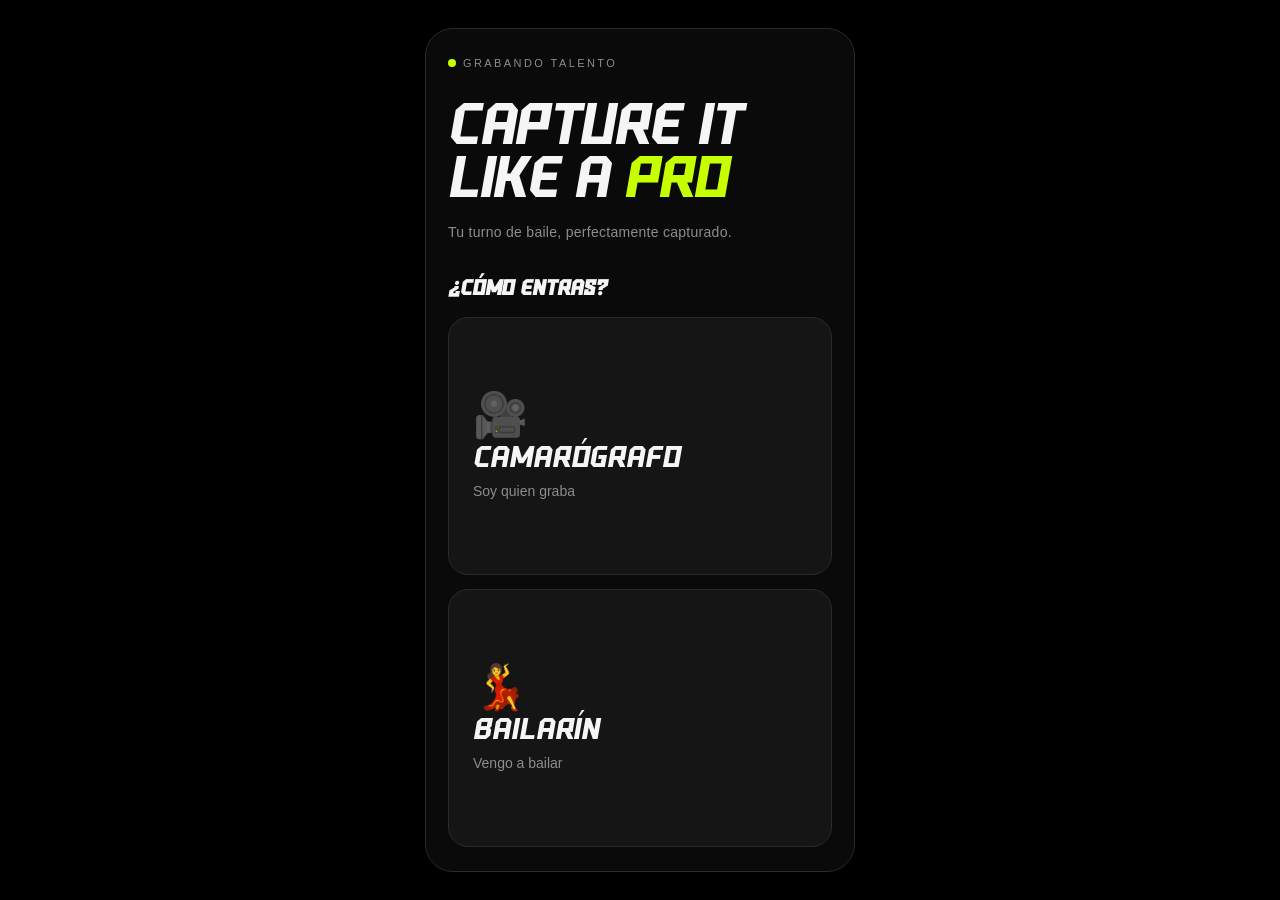
<file: styles/v1-volt.html>
<!DOCTYPE html>
<html lang="es">
<head>
<meta charset="UTF-8">
<meta name="viewport" content="width=device-width, initial-scale=1, viewport-fit=cover">
<meta name="theme-color" content="#0a0a0a">
<title>Capture it like a pro</title>
<style>
/* ───────────────────────── FUENTE (Top Show, incrustada) ───────────────── */
@font-face{
  font-family:'Top Show';
  src:url([data-uri]) format('opentype');
  font-display:block;
}

/* ───────────────────────── TOKENS ──────────────────────────────────────── */
:root{
  --bg:#0a0a0a;
  --surface:#151515;
  --surface-2:#1d1d1d;
  --line:#2a2a2a;
  --text:#f5f5f5;
  --muted:#8d8d8d;
  --accent:#c6ff00;
  --accent-glow:rgba(198,255,0,.28);
  --display:'Top Show', Impact, 'Arial Narrow', sans-serif;
  --body:-apple-system, BlinkMacSystemFont, 'Segoe UI', Roboto, sans-serif;
  --ease:cubic-bezier(.22,.9,.3,1);
}

*{margin:0;padding:0;box-sizing:border-box;-webkit-tap-highlight-color:transparent}
html,body{height:100%}
body{
  background:#000;
  color:var(--text);
  font-family:var(--body);
  overflow:hidden;
}

/* ───────────────────────── MARCO MÓVIL ─────────────────────────────────── */
.app{
  position:relative;
  width:100%;
  max-width:430px;
  height:100dvh;
  margin:0 auto;
  background:var(--bg);
  overflow:hidden;
}
@media (min-width:768px){
  body{display:flex;align-items:center;justify-content:center;min-height:100vh}
  .app{
    height:min(844px,94vh);
    border:1px solid var(--line);
    border-radius:28px;
    box-shadow:0 40px 120px rgba(0,0,0,.8);
  }
}

/* ───────────────────────── VISTAS ──────────────────────────────────────── */
.view{
  position:absolute;
  inset:0;
  display:flex;
  flex-direction:column;
  padding:28px 22px calc(24px + env(safe-area-inset-bottom));
  overflow-y:auto;
  transition:opacity .25s var(--ease), transform .3s var(--ease);
}
.view.hidden{opacity:0;pointer-events:none}
#view1.out{opacity:0;transform:translateY(-26px)}
#view2{transform:translateY(46px)}
#view2.in{transform:translateY(0)}

/* ───────────────────────── MICRO-HEADER REC ────────────────────────────── */
.rec{
  display:flex;align-items:center;gap:7px;
  font-size:11px;letter-spacing:.22em;color:var(--muted);
  text-transform:uppercase;
}
.rec::before{
  content:'';width:8px;height:8px;border-radius:50%;
  background:var(--accent);
  animation:blink 1.6s infinite;
}
@keyframes blink{0%,100%{opacity:1}50%{opacity:.15}}

/* ───────────────────────── VISTA 1 ─────────────────────────────────────── */
.hero{margin-top:34px;margin-bottom:8px}
.hero h1{
  font-family:var(--display);
  font-size:clamp(46px,13.5vw,58px);
  line-height:.92;
  letter-spacing:.01em;
  text-transform:uppercase;
  font-weight:400;
}
.hero h1 .pro{color:var(--accent)}
.hero p{
  margin-top:14px;
  color:var(--muted);
  font-size:14px;
  letter-spacing:.02em;
}
.ask{
  font-family:var(--display);
  font-size:21px;
  letter-spacing:.04em;
  margin:30px 0 16px;
  text-transform:uppercase;
}
.cards{display:flex;flex-direction:column;gap:14px;flex:1;min-height:0}
.card{
  flex:1;
  display:flex;flex-direction:column;justify-content:center;align-items:flex-start;
  gap:6px;
  padding:22px 24px;
  background:var(--surface);
  border:1px solid var(--line);
  border-radius:20px;
  cursor:pointer;
  font:inherit;color:inherit;text-align:left;
  transition:transform .18s var(--ease), border-color .18s, box-shadow .18s;
}
.card .ico{font-size:44px;line-height:1}
.card .name{
  font-family:var(--display);
  font-size:30px;
  letter-spacing:.03em;
  text-transform:uppercase;
}
.card .sub{color:var(--muted);font-size:14px}
.card:hover,.card:active{
  transform:scale(1.02);
  border-color:var(--accent);
  box-shadow:0 0 26px var(--accent-glow);
}

/* entradas con stagger */
.enter{opacity:0;animation:rise .5s var(--ease) forwards}
@keyframes rise{from{opacity:0;transform:translateY(16px)}to{opacity:1;transform:none}}

/* ───────────────────────── VISTA 2 ─────────────────────────────────────── */
.v2-title{
  font-family:var(--display);
  font-size:30px;
  letter-spacing:.03em;
  text-transform:uppercase;
  margin:18px 0 4px;
}
.v2-sub{color:var(--muted);font-size:13px;margin-bottom:18px}

/* breadcrumbs */
.crumbs{display:flex;flex-wrap:wrap;gap:8px;margin-bottom:6px;min-height:0}
.chip{
  display:inline-flex;align-items:center;gap:6px;
  padding:7px 13px;
  background:var(--surface-2);
  border:1px solid var(--line);
  border-radius:999px;
  color:var(--text);
  font:inherit;font-size:13px;
  cursor:pointer;
  animation:chipIn .3s var(--ease) both;
  transition:border-color .15s, box-shadow .15s;
}
.chip::after{content:'✎';font-size:11px;color:var(--muted)}
.chip:hover,.chip:active{border-color:var(--accent);box-shadow:0 0 14px var(--accent-glow)}
@keyframes chipIn{from{opacity:0;transform:translateX(-14px)}to{opacity:1;transform:none}}

/* pasos plegables */
.step{
  max-height:0;
  opacity:0;
  overflow:hidden;
  transition:max-height .45s var(--ease), opacity .3s var(--ease), margin .3s;
}
.step.open{max-height:620px;opacity:1;margin-top:16px}
.step h3{
  font-family:var(--display);
  font-size:19px;
  letter-spacing:.04em;
  text-transform:uppercase;
  margin-bottom:12px;
}
.opts{display:flex;flex-direction:column;gap:10px}
.opts.row{flex-direction:row;flex-wrap:wrap}
.opt{
  position:relative;
  display:flex;align-items:center;gap:12px;
  padding:15px 18px;
  background:var(--surface);
  border:1px solid var(--line);
  border-radius:14px;
  color:var(--text);
  font:inherit;font-size:15px;
  cursor:pointer;text-align:left;
  transition:transform .15s var(--ease), border-color .15s, box-shadow .15s;
}
.opts.row .opt{flex:1 1 calc(50% - 5px);justify-content:center;padding:13px 10px}
.opt .ic{font-size:21px;line-height:1;display:flex;align-items:center}
.opt .lbl b{display:block;font-weight:600}
.opt .lbl small{color:var(--muted);font-size:12px}
.opt:hover,.opt:active{
  transform:scale(1.02);
  border-color:var(--accent);
  box-shadow:0 0 18px var(--accent-glow);
}
.opt.selected{border-color:var(--accent);box-shadow:0 0 18px var(--accent-glow)}
.opt.selected::after{
  content:'✓';
  position:absolute;right:14px;
  color:var(--accent);font-size:15px;font-weight:700;
  animation:rise .25s var(--ease) both;
}
/* stagger interno al abrir un paso */
.step .opt{opacity:0}
.step.open .opt{animation:rise .4s var(--ease) forwards}
.step.open .opt:nth-child(1){animation-delay:.05s}
.step.open .opt:nth-child(2){animation-delay:.13s}
.step.open .opt:nth-child(3){animation-delay:.21s}
.step.open .opt:nth-child(4){animation-delay:.29s}

/* polonia */
.notice{
  display:flex;flex-direction:column;align-items:flex-start;gap:14px;
  padding:18px;
  background:var(--surface);
  border:1px dashed var(--line);
  border-radius:14px;
  color:var(--muted);font-size:14px;
}
.btn-back{
  padding:11px 22px;
  background:var(--text);color:#000;
  border:none;border-radius:999px;
  font:inherit;font-size:14px;font-weight:600;
  cursor:pointer;
  transition:transform .15s var(--ease), box-shadow .15s;
}
.btn-back:hover,.btn-back:active{transform:scale(1.03);box-shadow:0 0 18px rgba(255,255,255,.25)}
.shake{animation:shake .5s var(--ease) .25s both}
@keyframes shake{
  0%,100%{transform:translateX(0)}
  20%{transform:translateX(-7px)}40%{transform:translateX(6px)}
  60%{transform:translateX(-4px)}80%{transform:translateX(2px)}
}

/* resultado / loader */
.loading{display:flex;align-items:center;gap:13px;padding:8px 2px;color:var(--muted);font-size:14px}
.spinner{
  width:20px;height:20px;border-radius:50%;
  border:2px solid var(--line);
  border-top-color:var(--accent);
  animation:spin .7s linear infinite;
}
@keyframes spin{to{transform:rotate(360deg)}}
.placeholder{
  display:none;
  padding:26px 18px;
  border:1px dashed var(--accent);
  border-radius:14px;
  text-align:center;
  color:var(--muted);font-size:14px;
  animation:rise .4s var(--ease) both;
}
.placeholder b{
  display:block;
  font-family:var(--display);
  font-size:18px;letter-spacing:.05em;
  color:var(--text);text-transform:uppercase;
  margin-bottom:6px;
}
.result.done .loading{display:none}
.result.done .placeholder{display:block}

/* banderas SVG */
.flag{width:24px;height:17px;border-radius:3px;overflow:hidden;flex:none}

@media (prefers-reduced-motion:reduce){
  *,*::before,*::after{animation-duration:.01ms !important;transition-duration:.01ms !important}
  .step .opt{opacity:1}
  .enter{opacity:1}
}
</style>
</head>
<body>
<div class="app">

  <!-- ════════════════ VISTA 1 · ROL ════════════════ -->
  <section class="view" id="view1">
    <div class="rec enter" style="animation-delay:.05s">grabando talento</div>
    <header class="hero enter" style="animation-delay:.13s">
      <h1>Capture it<br>like a <span class="pro">pro</span></h1>
      <p>Tu turno de baile, perfectamente capturado.</p>
    </header>
    <h2 class="ask enter" style="animation-delay:.21s">¿Cómo entras?</h2>
    <div class="cards">
      <button class="card enter" style="animation-delay:.29s" data-role="cam">
        <span class="ico">🎥</span>
        <span class="name">Camarógrafo</span>
        <span class="sub">Soy quien graba</span>
      </button>
      <button class="card enter" style="animation-delay:.37s" data-role="dancer">
        <span class="ico">💃</span>
        <span class="name">Bailarín</span>
        <span class="sub">Vengo a bailar</span>
      </button>
    </div>
  </section>

  <!-- ════════════════ VISTA 2 · FILTROS ════════════════ -->
  <section class="view hidden" id="view2">
    <div class="rec">buscando eventos</div>
    <h2 class="v2-title">Encuentra tu pista</h2>
    <p class="v2-sub">Filtra para ver los eventos disponibles.</p>

    <nav class="crumbs" id="crumbs"></nav>

    <!-- PASO A · País -->
    <section class="step" id="stepA">
      <h3>¿En qué país?</h3>
      <div class="opts">
        <button class="opt" data-value="es" data-label="España">
          <span class="ic"><svg class="flag" viewBox="0 0 24 17"><rect width="24" height="17" fill="#c60b1e"/><rect y="4.25" width="24" height="8.5" fill="#ffc400"/></svg></span>
          <span class="lbl"><b>España</b></span>
        </button>
        <button class="opt" data-value="pl" data-label="Polonia">
          <span class="ic"><svg class="flag" viewBox="0 0 24 17"><rect width="24" height="8.5" fill="#fff"/><rect y="8.5" width="24" height="8.5" fill="#dc143c"/></svg></span>
          <span class="lbl"><b>Polonia</b></span>
        </button>
      </div>
    </section>

    <!-- Aviso Polonia -->
    <section class="step" id="stepPL">
      <div class="notice">
        <span>Aún no hay eventos en Polonia 🇵🇱 — estamos en ello.</span>
        <button class="btn-back" id="btnVolver">← Volver</button>
      </div>
    </section>

    <!-- PASO B · Ciudad -->
    <section class="step" id="stepB">
      <h3>¿Qué ciudad?</h3>
      <div class="opts row">
        <button class="opt" data-value="all" data-label="Todas">Todas</button>
        <button class="opt" data-value="mad" data-label="Madrid">Madrid</button>
        <button class="opt" data-value="sev" data-label="Sevilla">Sevilla</button>
        <button class="opt" data-value="bcn" data-label="Barcelona">Barcelona</button>
      </div>
    </section>

    <!-- PASO C · Tipo -->
    <section class="step" id="stepC">
      <h3>¿Qué tipo?</h3>
      <div class="opts">
        <button class="opt" data-value="sala" data-label="🏠 Salas">
          <span class="ic">🏠</span>
          <span class="lbl"><b>Salas de baile</b></span>
        </button>
        <button class="opt" data-value="congreso" data-label="🎪 Congresos">
          <span class="ic">🎪</span>
          <span class="lbl"><b>Congresos</b></span>
        </button>
        <button class="opt" data-value="exterior" data-label="🌅 Exterior">
          <span class="ic">🌅</span>
          <span class="lbl"><b>Al exterior</b><small>terrazas, playa, parque</small></span>
        </button>
      </div>
    </section>

    <!-- Resultado -->
    <section class="step result" id="result">
      <div class="loading"><span class="spinner"></span>Buscando eventos…</div>
      <div class="placeholder">
        <b>Próximamente</b>
        Aquí saldría la lista de eventos.
      </div>
    </section>
  </section>

</div>

<script>
(function(){
  'use strict';
  var $ = function(s){ return document.querySelector(s); };

  var state = { role:null, country:null, city:null, type:null };
  var ROLE_META = { cam:'🎥 Camarógrafo', dancer:'💃 Bailarín' };
  var ORDER = ['role','country','city','type'];   // orden lógico de los pasos
  var resultTimer = null;

  /* ── helpers de pasos ─────────────────────────────────────────────── */
  function openStep(id){
    var el = $('#'+id);
    el.querySelectorAll('.opt').forEach(function(o){ o.classList.remove('selected'); });
    // re-disparar el stagger interno aunque ya estuviera abierto antes
    el.classList.remove('open');
    void el.offsetHeight;
    el.classList.add('open');
  }
  function closeStep(id){ $('#'+id).classList.remove('open'); }
  function closeFrom(key){
    var map = { country:['stepA','stepPL','stepB','stepC','result'],
                city:['stepB','stepC','result'],
                type:['stepC','result'] };
    (map[key]||[]).forEach(closeStep);
    if(resultTimer){ clearTimeout(resultTimer); resultTimer=null; }
    $('#result').classList.remove('done');
  }

  /* ── breadcrumbs ──────────────────────────────────────────────────── */
  function renderCrumbs(){
    var box = $('#crumbs');
    box.innerHTML = '';
    ORDER.forEach(function(key){
      if(!state[key]) return;
      var chip = document.createElement('button');
      chip.className = 'chip';
      chip.textContent = state[key].label;
      chip.addEventListener('click', function(){ goBackTo(key); });
      box.appendChild(chip);
    });
  }

  function goBackTo(key){
    // borra ese paso y todos los posteriores, y reabre el paso tocado
    var idx = ORDER.indexOf(key);
    ORDER.slice(idx).forEach(function(k){ state[k] = null; });
    renderCrumbs();
    if(key === 'role'){           // volver a la vista 1
      closeFrom('country');
      showView1();
    } else if(key === 'country'){ closeFrom('country'); openStep('stepA'); }
    else if(key === 'city'){      closeFrom('city');    openStep('stepB'); }
    else if(key === 'type'){      closeFrom('type');    openStep('stepC'); }
  }

  /* ── transición de vistas ─────────────────────────────────────────── */
  function showView2(){
    $('#view1').classList.add('out');
    setTimeout(function(){
      $('#view1').classList.add('hidden');
      var v2 = $('#view2');
      v2.classList.remove('hidden');
      void v2.offsetHeight;
      v2.classList.add('in');
      openStep('stepA');
    }, 240);
  }
  function showView1(){
    var v2 = $('#view2');
    v2.classList.remove('in');
    setTimeout(function(){
      v2.classList.add('hidden');
      var v1 = $('#view1');
      v1.classList.remove('hidden');
      void v1.offsetHeight;
      v1.classList.remove('out');
    }, 240);
  }

  /* ── vista 1: elegir rol ──────────────────────────────────────────── */
  document.querySelectorAll('#view1 .card').forEach(function(card){
    card.addEventListener('click', function(){
      var role = card.dataset.role;
      state.role = { value:role, label:ROLE_META[role] };
      try{ localStorage.setItem('cilap-role', role); }catch(e){}
      renderCrumbs();
      showView2();
    });
  });

  /* ── selección genérica dentro de un paso ─────────────────────────── */
  function bindStep(stepId, key, next){
    $('#'+stepId).querySelectorAll('.opt').forEach(function(opt){
      opt.addEventListener('click', function(){
        opt.parentElement.querySelectorAll('.opt').forEach(function(o){ o.classList.remove('selected'); });
        opt.classList.add('selected');
        state[key] = { value:opt.dataset.value, label:opt.dataset.label };
        setTimeout(function(){            // deja ver el check, luego pliega
          closeStep(stepId);
          renderCrumbs();
          next(opt.dataset.value);
        }, 420);
      });
    });
  }

  bindStep('stepA','country', function(v){
    if(v === 'pl'){
      state.country = null;               // Polonia no deja breadcrumb
      renderCrumbs();
      openStep('stepPL');
      var b = $('#btnVolver');
      b.classList.remove('shake'); void b.offsetWidth; b.classList.add('shake');
    } else {
      openStep('stepB');
    }
  });

  bindStep('stepB','city', function(){ openStep('stepC'); });

  bindStep('stepC','type', function(){
    var r = $('#result');
    r.classList.remove('done');
    openStep('result');
    resultTimer = setTimeout(function(){ r.classList.add('done'); }, 1600);
  });

  $('#btnVolver').addEventListener('click', function(){
    closeStep('stepPL');
    openStep('stepA');
  });
})();
</script>

<!--
  DECISIONES DE DISEÑO (para retocar fácil):
  · Acento: verde lima "volt" #c6ff00 (var --accent). Pega con la fuente racing
    y no pisa el amarillo/verde de los futuros estados de turno. Cambiarlo en :root.
  · Glow: rgba(198,255,0,.28) en --accent-glow, radios 14-26px. Subir el alpha
    para más intensidad.
  · Top Show solo tiene un peso → jerarquía por TAMAÑO: h1 ~56px, cards 30px,
    títulos de paso 19-21px. El cuerpo usa la pila de sistema (Segoe/SF) porque
    Top Show no es legible en texto corrido.
  · Banderas en SVG inline (Windows no pinta emojis de bandera).
  · La fuente Top Show va incrustada como data-URI: el archivo abre offline.
  · Timings: stagger 80ms, pliegue de paso 420ms tras el check, loader 1.6s.
-->
</body>
</html>
</file>
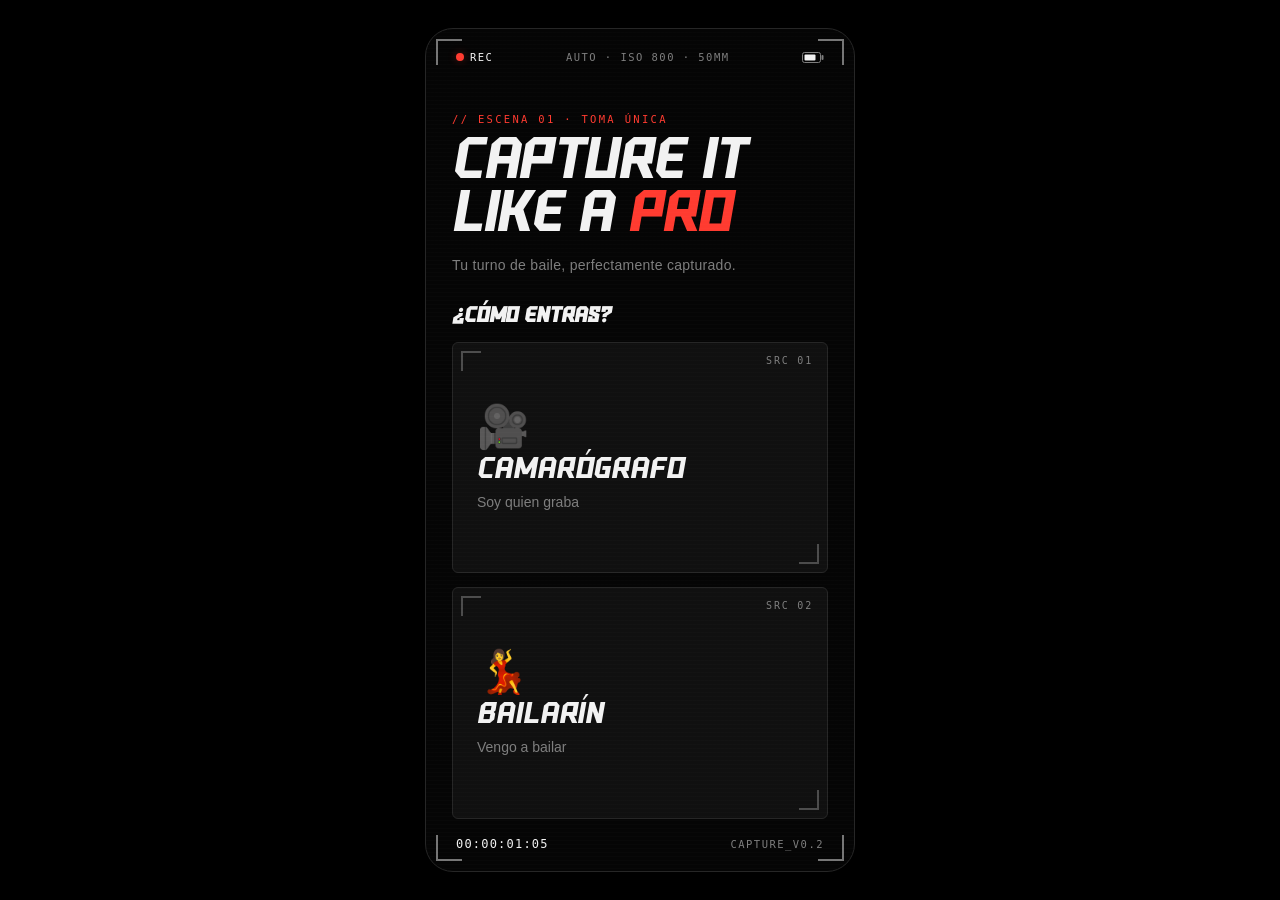
<file: styles/v2-visor.html>
<!DOCTYPE html>
<html lang="es">
<head>
<meta charset="UTF-8">
<meta name="viewport" content="width=device-width, initial-scale=1, viewport-fit=cover">
<meta name="theme-color" content="#000000">
<title>Capture it like a pro</title>
<style>
/* ───────────────────────── FUENTE (Top Show, incrustada) ───────────────── */
@font-face{
  font-family:'Top Show';
  src:url([data-uri]) format('opentype');
  font-display:block;
}

/* ───────────────────────── TOKENS · tema "VISOR" ───────────────────────── */
:root{
  --bg:#050505;
  --surface:#101010;
  --surface-2:#181818;
  --line:#262626;
  --text:#f2f2f2;
  --muted:#7e7e7e;
  --accent:#ff3b30;            /* rojo señal REC */
  --accent-glow:rgba(255,59,48,.30);
  --display:'Top Show', Impact, 'Arial Narrow', sans-serif;
  --body:-apple-system, BlinkMacSystemFont, 'Segoe UI', Roboto, sans-serif;
  --mono:'Cascadia Mono', Consolas, 'SF Mono', 'Roboto Mono', monospace;
  --ease:cubic-bezier(.22,.9,.3,1);
}

*{margin:0;padding:0;box-sizing:border-box;-webkit-tap-highlight-color:transparent}
html,body{height:100%}
body{
  background:#000;
  color:var(--text);
  font-family:var(--body);
  overflow:hidden;
}

/* ───────────────────────── MARCO MÓVIL ─────────────────────────────────── */
.app{
  position:relative;
  width:100%;
  max-width:430px;
  height:100dvh;
  margin:0 auto;
  background:var(--bg);
  overflow:hidden;
}
@media (min-width:768px){
  body{display:flex;align-items:center;justify-content:center;min-height:100vh}
  .app{
    height:min(844px,94vh);
    border:1px solid var(--line);
    border-radius:28px;
    box-shadow:0 40px 120px rgba(0,0,0,.85);
  }
}

/* scanlines sutiles de visor */
.app::after{
  content:'';
  position:absolute;inset:0;
  background:repeating-linear-gradient(
    to bottom,
    transparent 0 3px,
    rgba(255,255,255,.012) 3px 4px
  );
  pointer-events:none;
  z-index:40;
}

/* ───────────────────────── ESQUINAS DE ENCUADRE ────────────────────────── */
.vf{position:absolute;inset:10px;pointer-events:none;z-index:30}
.vf i{position:absolute;width:26px;height:26px;border:0 solid rgba(255,255,255,.45)}
.vf i:nth-child(1){top:0;left:0;border-top-width:2px;border-left-width:2px}
.vf i:nth-child(2){top:0;right:0;border-top-width:2px;border-right-width:2px}
.vf i:nth-child(3){bottom:0;left:0;border-bottom-width:2px;border-left-width:2px}
.vf i:nth-child(4){bottom:0;right:0;border-bottom-width:2px;border-right-width:2px}

/* ───────────────────────── OSD (datos de cámara) ───────────────────────── */
.osd{
  position:absolute;left:0;right:0;
  display:flex;align-items:center;justify-content:space-between;
  padding:0 30px;
  font-family:var(--mono);
  font-size:10.5px;letter-spacing:.14em;
  color:var(--muted);
  text-transform:uppercase;
  z-index:35;pointer-events:none;
}
.osd-top{top:22px}
.osd-bottom{bottom:20px}
.osd .rec{display:flex;align-items:center;gap:6px;color:var(--text)}
.osd .rec::before{
  content:'';width:8px;height:8px;border-radius:50%;
  background:var(--accent);
  box-shadow:0 0 8px var(--accent-glow);
  animation:blink 1.4s infinite;
}
@keyframes blink{0%,100%{opacity:1}50%{opacity:.12}}
.osd .tc{color:var(--text);font-size:12px;letter-spacing:.1em}
.batt{display:inline-flex;align-items:center;gap:4px}
.batt svg{display:block}

/* ───────────────────────── VISTAS ──────────────────────────────────────── */
.view{
  position:absolute;
  inset:0;
  display:flex;
  flex-direction:column;
  padding:58px 26px calc(52px + env(safe-area-inset-bottom));
  overflow-y:auto;
  transition:opacity .25s var(--ease), transform .3s var(--ease);
}
.view.hidden{opacity:0;pointer-events:none}
#view1.out{opacity:0;transform:translateY(-26px)}
#view2{transform:translateY(46px)}
#view2.in{transform:translateY(0)}

/* ───────────────────────── VISTA 1 ─────────────────────────────────────── */
.hero{margin-top:26px;margin-bottom:6px}
.hero .tag{
  font-family:var(--mono);
  font-size:10.5px;letter-spacing:.22em;
  color:var(--accent);
  text-transform:uppercase;
  margin-bottom:12px;
}
.hero h1{
  font-family:var(--display);
  font-size:clamp(46px,13.5vw,58px);
  line-height:.92;
  letter-spacing:.01em;
  text-transform:uppercase;
  font-weight:400;
}
.hero h1 .pro{color:var(--accent)}
.hero p{
  margin-top:13px;
  color:var(--muted);
  font-size:14px;
  letter-spacing:.02em;
}
.ask{
  font-family:var(--display);
  font-size:21px;
  letter-spacing:.04em;
  margin:26px 0 14px;
  text-transform:uppercase;
}
.cards{display:flex;flex-direction:column;gap:14px;flex:1;min-height:0}

/* cards = áreas de enfoque: brackets propios que "enfocan" en hover */
.card{
  position:relative;
  flex:1;
  display:flex;flex-direction:column;justify-content:center;align-items:flex-start;
  gap:6px;
  padding:22px 24px;
  background:var(--surface);
  border:1px solid var(--line);
  border-radius:6px;
  cursor:pointer;
  font:inherit;color:inherit;text-align:left;
  transition:transform .18s var(--ease), border-color .18s, box-shadow .18s;
}
.card .src{
  position:absolute;top:12px;right:14px;
  font-family:var(--mono);font-size:10px;letter-spacing:.18em;
  color:var(--muted);
  transition:color .18s;
}
.card::before,.card::after{
  content:'';position:absolute;width:18px;height:18px;
  border:0 solid var(--muted);
  opacity:.55;
  transition:border-color .18s, opacity .18s;
}
.card::before{top:8px;left:8px;border-top-width:2px;border-left-width:2px}
.card::after{bottom:8px;right:8px;border-bottom-width:2px;border-right-width:2px}
.card .ico{font-size:42px;line-height:1}
.card .name{
  font-family:var(--display);
  font-size:30px;
  letter-spacing:.03em;
  text-transform:uppercase;
}
.card .sub{color:var(--muted);font-size:14px}
.card:hover,.card:active{
  transform:scale(1.02);
  border-color:var(--accent);
  box-shadow:0 0 26px var(--accent-glow);
}
.card:hover::before,.card:hover::after,
.card:active::before,.card:active::after{border-color:var(--accent);opacity:1}
.card:hover .src,.card:active .src{color:var(--accent)}

/* entradas con stagger */
.enter{opacity:0;animation:rise .5s var(--ease) forwards}
@keyframes rise{from{opacity:0;transform:translateY(16px)}to{opacity:1;transform:none}}

/* ───────────────────────── VISTA 2 ─────────────────────────────────────── */
.v2-title{
  font-family:var(--display);
  font-size:30px;
  letter-spacing:.03em;
  text-transform:uppercase;
  margin:14px 0 4px;
}
.v2-sub{color:var(--muted);font-size:13px;margin-bottom:16px}

/* breadcrumbs = etiquetas OSD */
.crumbs{display:flex;flex-wrap:wrap;gap:8px;margin-bottom:4px;min-height:0}
.chip{
  display:inline-flex;align-items:center;gap:7px;
  padding:7px 12px;
  background:var(--surface-2);
  border:1px solid var(--line);
  border-left:3px solid var(--accent);
  border-radius:3px;
  color:var(--text);
  font-family:var(--mono);font-size:11px;letter-spacing:.1em;
  text-transform:uppercase;
  cursor:pointer;
  animation:chipIn .3s var(--ease) both;
  transition:border-color .15s, box-shadow .15s;
}
.chip::after{content:'✎';font-size:10px;color:var(--muted)}
.chip:hover,.chip:active{border-color:var(--accent);box-shadow:0 0 14px var(--accent-glow)}
@keyframes chipIn{from{opacity:0;transform:translateX(-14px)}to{opacity:1;transform:none}}

/* pasos plegables */
.step{
  max-height:0;
  opacity:0;
  overflow:hidden;
  transition:max-height .45s var(--ease), opacity .3s var(--ease), margin .3s;
}
.step.open{max-height:620px;opacity:1;margin-top:16px}
.step h3{
  font-family:var(--display);
  font-size:19px;
  letter-spacing:.04em;
  text-transform:uppercase;
  margin-bottom:12px;
}
.opts{display:flex;flex-direction:column;gap:10px}
.opts.row{flex-direction:row;flex-wrap:wrap}
.opt{
  position:relative;
  display:flex;align-items:center;gap:12px;
  padding:15px 18px;
  background:var(--surface);
  border:1px solid var(--line);
  border-radius:6px;
  color:var(--text);
  font:inherit;font-size:15px;
  cursor:pointer;text-align:left;
  transition:transform .15s var(--ease), border-color .15s, box-shadow .15s;
}
.opts.row .opt{flex:1 1 calc(50% - 5px);justify-content:center;padding:13px 10px}
.opt .ic{font-size:21px;line-height:1;display:flex;align-items:center}
.opt .lbl b{display:block;font-weight:600}
.opt .lbl small{color:var(--muted);font-size:12px}
.opt:hover,.opt:active{
  transform:scale(1.02);
  border-color:var(--accent);
  box-shadow:0 0 18px var(--accent-glow);
}
.opt.selected{border-color:var(--accent);box-shadow:0 0 18px var(--accent-glow)}
/* selección = piloto REC */
.opt.selected::after{
  content:'● REC';
  position:absolute;right:14px;
  color:var(--accent);
  font-family:var(--mono);font-size:10px;letter-spacing:.14em;
  animation:rise .25s var(--ease) both;
}
/* stagger interno al abrir un paso */
.step .opt{opacity:0}
.step.open .opt{animation:rise .4s var(--ease) forwards}
.step.open .opt:nth-child(1){animation-delay:.05s}
.step.open .opt:nth-child(2){animation-delay:.13s}
.step.open .opt:nth-child(3){animation-delay:.21s}
.step.open .opt:nth-child(4){animation-delay:.29s}

/* polonia = SIN SEÑAL */
.notice{
  display:flex;flex-direction:column;align-items:flex-start;gap:6px;
  padding:22px 20px;
  background:
    repeating-linear-gradient(45deg,
      rgba(255,255,255,.03) 0 10px, transparent 10px 20px),
    var(--surface);
  border:1px dashed var(--line);
  border-radius:6px;
}
.notice .nosig{
  font-family:var(--display);
  font-size:26px;letter-spacing:.05em;
  text-transform:uppercase;
  color:var(--text);
}
.notice .nosig::before{content:'⚠ ';color:var(--accent)}
.notice p{color:var(--muted);font-size:13.5px;margin-bottom:10px}
.btn-back{
  padding:11px 22px;
  background:var(--text);color:#000;
  border:none;border-radius:3px;
  font-family:var(--mono);font-size:12px;letter-spacing:.12em;
  text-transform:uppercase;font-weight:600;
  cursor:pointer;
  transition:transform .15s var(--ease), box-shadow .15s;
}
.btn-back:hover,.btn-back:active{transform:scale(1.03);box-shadow:0 0 18px rgba(255,255,255,.25)}
.shake{animation:shake .5s var(--ease) .25s both}
@keyframes shake{
  0%,100%{transform:translateX(0)}
  20%{transform:translateX(-7px)}40%{transform:translateX(6px)}
  60%{transform:translateX(-4px)}80%{transform:translateX(2px)}
}

/* resultado / loader */
.loading{
  display:flex;align-items:center;gap:10px;
  padding:8px 2px;
  font-family:var(--mono);font-size:12px;letter-spacing:.14em;
  text-transform:uppercase;color:var(--muted);
}
.loading::before{
  content:'';width:9px;height:9px;border-radius:50%;
  background:var(--accent);
  box-shadow:0 0 10px var(--accent-glow);
  animation:blink .8s infinite;
}
.placeholder{
  position:relative;
  display:none;
  padding:28px 18px;
  background:var(--surface);
  border:1px solid var(--line);
  border-radius:6px;
  text-align:center;
  color:var(--muted);font-size:14px;
  animation:rise .4s var(--ease) both;
}
.placeholder::before,.placeholder::after{
  content:'';position:absolute;width:16px;height:16px;
  border:0 solid var(--accent);
}
.placeholder::before{top:6px;left:6px;border-top-width:2px;border-left-width:2px}
.placeholder::after{bottom:6px;right:6px;border-bottom-width:2px;border-right-width:2px}
.placeholder b{
  display:block;
  font-family:var(--display);
  font-size:18px;letter-spacing:.05em;
  color:var(--text);text-transform:uppercase;
  margin-bottom:6px;
}
.result.done .loading{display:none}
.result.done .placeholder{display:block}

/* banderas SVG */
.flag{width:24px;height:17px;border-radius:2px;overflow:hidden;flex:none}

@media (prefers-reduced-motion:reduce){
  *,*::before,*::after{animation-duration:.01ms !important;transition-duration:.01ms !important}
  .step .opt{opacity:1}
  .enter{opacity:1}
}
</style>
</head>
<body>
<div class="app">

  <!-- esquinas de encuadre + OSD compartidos por ambas vistas -->
  <div class="vf"><i></i><i></i><i></i><i></i></div>
  <div class="osd osd-top">
    <span class="rec">REC</span>
    <span>AUTO · ISO 800 · 50MM</span>
    <span class="batt"><svg width="22" height="11" viewBox="0 0 22 11"><rect x=".5" y=".5" width="18" height="10" rx="2" fill="none" stroke="#7e7e7e"/><rect x="2.5" y="2.5" width="11" height="6" rx="1" fill="#f2f2f2"/><rect x="19.5" y="3" width="2" height="5" rx="1" fill="#7e7e7e"/></svg></span>
  </div>
  <div class="osd osd-bottom">
    <span class="tc" id="tc">00:00:00:00</span>
    <span>CAPTURE_v0.2</span>
  </div>

  <!-- ════════════════ VISTA 1 · ROL ════════════════ -->
  <section class="view" id="view1">
    <header class="hero enter" style="animation-delay:.08s">
      <div class="tag">// escena 01 · toma única</div>
      <h1>Capture it<br>like a <span class="pro">pro</span></h1>
      <p>Tu turno de baile, perfectamente capturado.</p>
    </header>
    <h2 class="ask enter" style="animation-delay:.16s">¿Cómo entras?</h2>
    <div class="cards">
      <button class="card enter" style="animation-delay:.24s" data-role="cam">
        <span class="src">SRC 01</span>
        <span class="ico">🎥</span>
        <span class="name">Camarógrafo</span>
        <span class="sub">Soy quien graba</span>
      </button>
      <button class="card enter" style="animation-delay:.32s" data-role="dancer">
        <span class="src">SRC 02</span>
        <span class="ico">💃</span>
        <span class="name">Bailarín</span>
        <span class="sub">Vengo a bailar</span>
      </button>
    </div>
  </section>

  <!-- ════════════════ VISTA 2 · FILTROS ════════════════ -->
  <section class="view hidden" id="view2">
    <h2 class="v2-title" style="margin-top:20px">Encuentra tu pista</h2>
    <p class="v2-sub">Filtra para ver los eventos disponibles.</p>

    <nav class="crumbs" id="crumbs"></nav>

    <!-- PASO A · País -->
    <section class="step" id="stepA">
      <h3>¿En qué país?</h3>
      <div class="opts">
        <button class="opt" data-value="es" data-label="España">
          <span class="ic"><svg class="flag" viewBox="0 0 24 17"><rect width="24" height="17" fill="#c60b1e"/><rect y="4.25" width="24" height="8.5" fill="#ffc400"/></svg></span>
          <span class="lbl"><b>España</b></span>
        </button>
        <button class="opt" data-value="pl" data-label="Polonia">
          <span class="ic"><svg class="flag" viewBox="0 0 24 17"><rect width="24" height="8.5" fill="#fff"/><rect y="8.5" width="24" height="8.5" fill="#dc143c"/></svg></span>
          <span class="lbl"><b>Polonia</b></span>
        </button>
      </div>
    </section>

    <!-- Aviso Polonia -->
    <section class="step" id="stepPL">
      <div class="notice">
        <span class="nosig">Sin señal</span>
        <p>Aún no hay eventos en Polonia 🇵🇱 — estamos en ello.</p>
        <button class="btn-back" id="btnVolver">← Volver</button>
      </div>
    </section>

    <!-- PASO B · Ciudad -->
    <section class="step" id="stepB">
      <h3>¿Qué ciudad?</h3>
      <div class="opts row">
        <button class="opt" data-value="all" data-label="Todas">Todas</button>
        <button class="opt" data-value="mad" data-label="Madrid">Madrid</button>
        <button class="opt" data-value="sev" data-label="Sevilla">Sevilla</button>
        <button class="opt" data-value="bcn" data-label="Barcelona">Barcelona</button>
      </div>
    </section>

    <!-- PASO C · Tipo -->
    <section class="step" id="stepC">
      <h3>¿Qué tipo?</h3>
      <div class="opts">
        <button class="opt" data-value="sala" data-label="🏠 Salas">
          <span class="ic">🏠</span>
          <span class="lbl"><b>Salas de baile</b></span>
        </button>
        <button class="opt" data-value="congreso" data-label="🎪 Congresos">
          <span class="ic">🎪</span>
          <span class="lbl"><b>Congresos</b></span>
        </button>
        <button class="opt" data-value="exterior" data-label="🌅 Exterior">
          <span class="ic">🌅</span>
          <span class="lbl"><b>Al exterior</b><small>terrazas, playa, parque</small></span>
        </button>
      </div>
    </section>

    <!-- Resultado -->
    <section class="step result" id="result">
      <div class="loading">Buscando eventos…</div>
      <div class="placeholder">
        <b>Próximamente</b>
        Aquí saldría la lista de eventos.
      </div>
    </section>
  </section>

</div>

<script>
(function(){
  'use strict';
  var $ = function(s){ return document.querySelector(s); };

  var state = { role:null, country:null, city:null, type:null };
  var ROLE_META = { cam:'🎥 Camarógrafo', dancer:'💃 Bailarín' };
  var ORDER = ['role','country','city','type'];   // orden lógico de los pasos
  var resultTimer = null;

  /* ── timecode del visor ───────────────────────────────────────────── */
  (function(){
    var el = $('#tc'), f = 0;
    function pad(n){ return (n<10?'0':'')+n; }
    setInterval(function(){
      f++;
      el.textContent = pad(Math.floor(f/90000)) + ':' +
                       pad(Math.floor(f/1500)%60) + ':' +
                       pad(Math.floor(f/25)%60) + ':' +
                       pad(f%25);
    }, 40);
  })();

  /* ── helpers de pasos ─────────────────────────────────────────────── */
  function openStep(id){
    var el = $('#'+id);
    el.querySelectorAll('.opt').forEach(function(o){ o.classList.remove('selected'); });
    // re-disparar el stagger interno aunque ya estuviera abierto antes
    el.classList.remove('open');
    void el.offsetHeight;
    el.classList.add('open');
  }
  function closeStep(id){ $('#'+id).classList.remove('open'); }
  function closeFrom(key){
    var map = { country:['stepA','stepPL','stepB','stepC','result'],
                city:['stepB','stepC','result'],
                type:['stepC','result'] };
    (map[key]||[]).forEach(closeStep);
    if(resultTimer){ clearTimeout(resultTimer); resultTimer=null; }
    $('#result').classList.remove('done');
  }

  /* ── breadcrumbs ──────────────────────────────────────────────────── */
  function renderCrumbs(){
    var box = $('#crumbs');
    box.innerHTML = '';
    ORDER.forEach(function(key){
      if(!state[key]) return;
      var chip = document.createElement('button');
      chip.className = 'chip';
      chip.textContent = state[key].label;
      chip.addEventListener('click', function(){ goBackTo(key); });
      box.appendChild(chip);
    });
  }

  function goBackTo(key){
    // borra ese paso y todos los posteriores, y reabre el paso tocado
    var idx = ORDER.indexOf(key);
    ORDER.slice(idx).forEach(function(k){ state[k] = null; });
    renderCrumbs();
    if(key === 'role'){           // volver a la vista 1
      closeFrom('country');
      showView1();
    } else if(key === 'country'){ closeFrom('country'); openStep('stepA'); }
    else if(key === 'city'){      closeFrom('city');    openStep('stepB'); }
    else if(key === 'type'){      closeFrom('type');    openStep('stepC'); }
  }

  /* ── transición de vistas ─────────────────────────────────────────── */
  function showView2(){
    $('#view1').classList.add('out');
    setTimeout(function(){
      $('#view1').classList.add('hidden');
      var v2 = $('#view2');
      v2.classList.remove('hidden');
      void v2.offsetHeight;
      v2.classList.add('in');
      openStep('stepA');
    }, 240);
  }
  function showView1(){
    var v2 = $('#view2');
    v2.classList.remove('in');
    setTimeout(function(){
      v2.classList.add('hidden');
      var v1 = $('#view1');
      v1.classList.remove('hidden');
      void v1.offsetHeight;
      v1.classList.remove('out');
    }, 240);
  }

  /* ── vista 1: elegir rol ──────────────────────────────────────────── */
  document.querySelectorAll('#view1 .card').forEach(function(card){
    card.addEventListener('click', function(){
      var role = card.dataset.role;
      state.role = { value:role, label:ROLE_META[role] };
      try{ localStorage.setItem('cilap-role', role); }catch(e){}
      renderCrumbs();
      showView2();
    });
  });

  /* ── selección genérica dentro de un paso ─────────────────────────── */
  function bindStep(stepId, key, next){
    $('#'+stepId).querySelectorAll('.opt').forEach(function(opt){
      opt.addEventListener('click', function(){
        opt.parentElement.querySelectorAll('.opt').forEach(function(o){ o.classList.remove('selected'); });
        opt.classList.add('selected');
        state[key] = { value:opt.dataset.value, label:opt.dataset.label };
        setTimeout(function(){            // deja ver el piloto REC, luego pliega
          closeStep(stepId);
          renderCrumbs();
          next(opt.dataset.value);
        }, 420);
      });
    });
  }

  bindStep('stepA','country', function(v){
    if(v === 'pl'){
      state.country = null;               // Polonia no deja breadcrumb
      renderCrumbs();
      openStep('stepPL');
      var b = $('#btnVolver');
      b.classList.remove('shake'); void b.offsetWidth; b.classList.add('shake');
    } else {
      openStep('stepB');
    }
  });

  bindStep('stepB','city', function(){ openStep('stepC'); });

  bindStep('stepC','type', function(){
    var r = $('#result');
    r.classList.remove('done');
    openStep('result');
    resultTimer = setTimeout(function(){ r.classList.add('done'); }, 1600);
  });

  $('#btnVolver').addEventListener('click', function(){
    closeStep('stepPL');
    openStep('stepA');
  });
})();
</script>

<!--
  DECISIONES DE DISEÑO · v2 "VISOR" (para retocar fácil):
  · Concepto: toda la app vive dentro del visor de una cámara. Esquinas de
    encuadre (.vf), OSD superior (REC + ajustes + batería) y OSD inferior
    con TIMECODE REAL corriendo a 25fps (setInterval 40ms, id #tc).
  · Acento: rojo señal #ff3b30 (var --accent) — el rojo universal de REC.
  · Selección activa: piloto "● REC" en mono, en vez de check.
  · Tercera familia: monospace (--mono) para todo lo que es "dato de cámara";
    Top Show sigue solo en titulares; cuerpo en pila de sistema.
  · Scanlines del visor en .app::after (alpha .012 — subir para más CRT).
  · Polonia = pantalla "SIN SEÑAL" con rayado diagonal de aviso.
  · Radios de borde 3-6px (la v1 usaba 14-20px): look más técnico/equipo pro.
-->
</body>
</html>
</file>
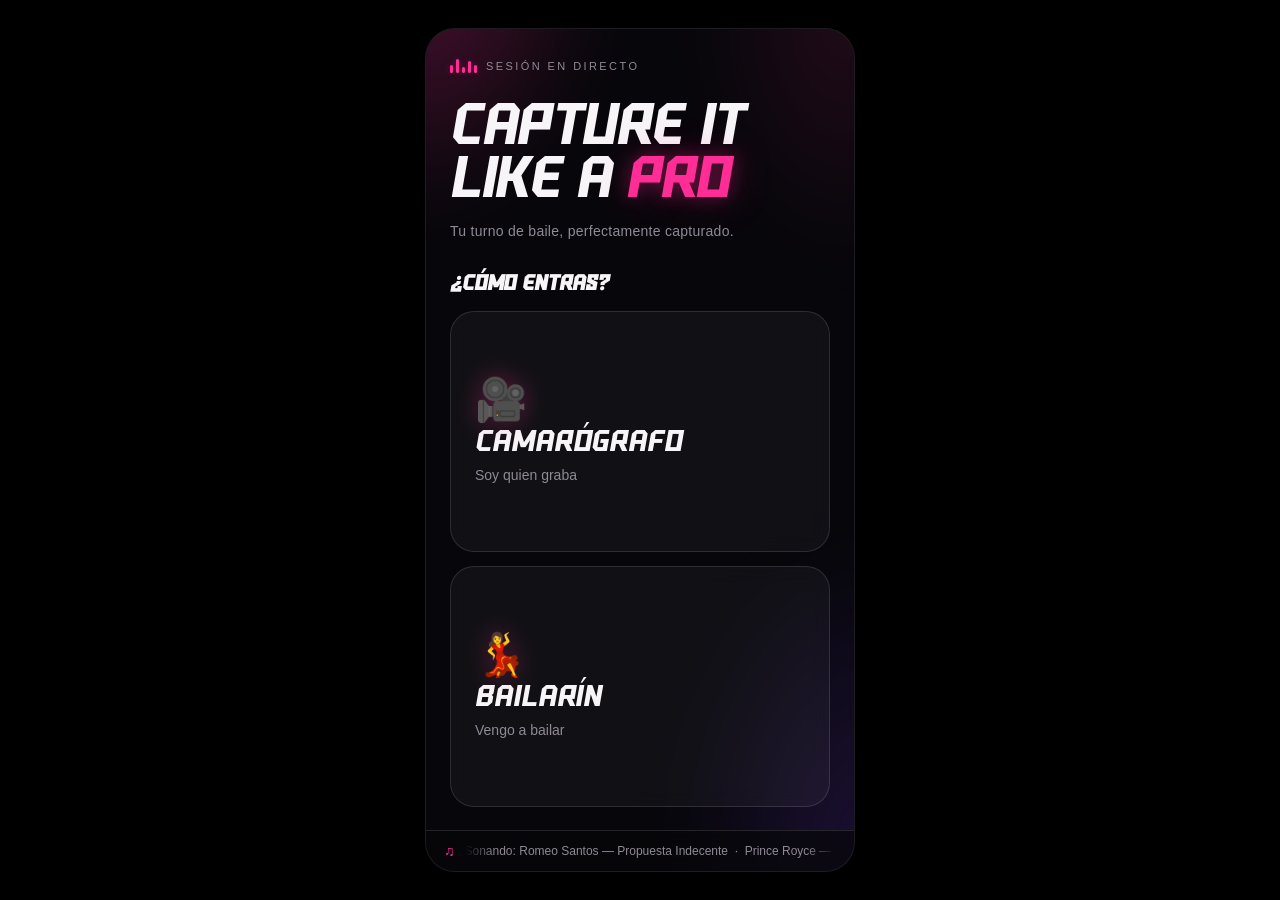
<file: styles/v3-club.html>
<!DOCTYPE html>
<html lang="es">
<head>
<meta charset="UTF-8">
<meta name="viewport" content="width=device-width, initial-scale=1, viewport-fit=cover">
<meta name="theme-color" content="#07070b">
<title>Capture it like a pro</title>
<style>
/* ───────────────────────── FUENTE (Top Show, incrustada) ───────────────── */
@font-face{
  font-family:'Top Show';
  src:url([data-uri]) format('opentype');
  font-display:block;
}

/* ───────────────────────── TOKENS · tema "CLUB" ────────────────────────── */
:root{
  --bg:#07070b;
  --surface:rgba(255,255,255,.045);
  --surface-2:rgba(255,255,255,.08);
  --line:rgba(255,255,255,.12);
  --text:#f7f5f8;
  --muted:#8f8a96;
  --accent:#ff2d95;            /* magenta neón */
  --accent-glow:rgba(255,45,149,.32);
  --violet:rgba(124,58,237,.20);
  --display:'Top Show', Impact, 'Arial Narrow', sans-serif;
  --body:-apple-system, BlinkMacSystemFont, 'Segoe UI', Roboto, sans-serif;
  --ease:cubic-bezier(.22,.9,.3,1);
}

*{margin:0;padding:0;box-sizing:border-box;-webkit-tap-highlight-color:transparent}
html,body{height:100%}
body{
  background:#000;
  color:var(--text);
  font-family:var(--body);
  overflow:hidden;
}

/* ───────────────────────── MARCO MÓVIL ─────────────────────────────────── */
.app{
  position:relative;
  width:100%;
  max-width:430px;
  height:100dvh;
  margin:0 auto;
  background:var(--bg);
  overflow:hidden;
}
@media (min-width:768px){
  body{display:flex;align-items:center;justify-content:center;min-height:100vh}
  .app{
    height:min(844px,94vh);
    border:1px solid rgba(255,255,255,.09);
    border-radius:30px;
    box-shadow:0 40px 120px rgba(0,0,0,.85);
  }
}

/* halos de neón respirando al fondo */
.app::before{
  content:'';
  position:absolute;inset:-30%;
  background:
    radial-gradient(38% 30% at 18% 12%, var(--accent-glow), transparent 70%),
    radial-gradient(42% 34% at 85% 80%, var(--violet), transparent 70%),
    radial-gradient(30% 26% at 80% 18%, rgba(255,45,149,.12), transparent 70%);
  filter:blur(40px);
  animation:halo 14s ease-in-out infinite alternate;
  pointer-events:none;
  z-index:0;
}
@keyframes halo{
  from{transform:translate(0,0) scale(1)}
  to{transform:translate(4%,3%) scale(1.08)}
}

/* ───────────────────────── ECUALIZADOR ─────────────────────────────────── */
.eq{display:inline-flex;align-items:flex-end;gap:3px;height:14px}
.eq i{
  width:3px;border-radius:2px;
  background:var(--accent);
  box-shadow:0 0 6px var(--accent-glow);
  animation:eq 1s ease-in-out infinite;
}
.eq i:nth-child(1){height:60%;animation-delay:0s}
.eq i:nth-child(2){height:100%;animation-delay:.18s}
.eq i:nth-child(3){height:45%;animation-delay:.36s}
.eq i:nth-child(4){height:85%;animation-delay:.1s}
.eq i:nth-child(5){height:55%;animation-delay:.28s}
@keyframes eq{0%,100%{transform:scaleY(.4)}50%{transform:scaleY(1)}}
.live{
  display:flex;align-items:center;gap:9px;
  font-size:11px;letter-spacing:.22em;color:var(--muted);
  text-transform:uppercase;
}

/* ───────────────────────── NOW PLAYING (marquesina) ────────────────────── */
.nowplaying{
  position:absolute;left:0;right:0;bottom:0;
  display:flex;align-items:center;gap:10px;
  padding:12px 18px calc(12px + env(safe-area-inset-bottom));
  background:rgba(7,7,11,.72);
  backdrop-filter:blur(14px);
  -webkit-backdrop-filter:blur(14px);
  border-top:1px solid var(--line);
  font-size:12px;color:var(--muted);
  z-index:20;
}
.nowplaying .note{color:var(--accent);font-size:14px;flex:none}
.marquee{flex:1;overflow:hidden;white-space:nowrap;mask-image:linear-gradient(90deg,transparent,#000 8%,#000 92%,transparent)}
.marquee span{
  display:inline-block;
  padding-right:40px;
  animation:marquee 18s linear infinite;
}
@keyframes marquee{from{transform:translateX(0)}to{transform:translateX(-50%)}}

/* ───────────────────────── VISTAS ──────────────────────────────────────── */
.view{
  position:absolute;
  inset:0;
  display:flex;
  flex-direction:column;
  padding:30px 24px calc(64px + env(safe-area-inset-bottom));
  overflow-y:auto;
  transition:opacity .25s var(--ease), transform .3s var(--ease);
  z-index:10;
}
.view.hidden{opacity:0;pointer-events:none}
#view1.out{opacity:0;transform:translateY(-26px)}
#view2{transform:translateY(46px)}
#view2.in{transform:translateY(0)}

/* ───────────────────────── VISTA 1 ─────────────────────────────────────── */
.hero{margin-top:30px;margin-bottom:6px}
.hero h1{
  font-family:var(--display);
  font-size:clamp(46px,13.5vw,58px);
  line-height:.92;
  letter-spacing:.01em;
  text-transform:uppercase;
  font-weight:400;
}
.hero h1 .pro{
  color:var(--accent);
  text-shadow:0 0 18px var(--accent-glow), 0 0 42px var(--accent-glow);
}
.hero p{
  margin-top:13px;
  color:var(--muted);
  font-size:14px;
  letter-spacing:.02em;
}
.ask{
  font-family:var(--display);
  font-size:21px;
  letter-spacing:.04em;
  margin:28px 0 15px;
  text-transform:uppercase;
}
.cards{display:flex;flex-direction:column;gap:14px;flex:1;min-height:0}

/* cards de cristal */
.card{
  flex:1;
  display:flex;flex-direction:column;justify-content:center;align-items:flex-start;
  gap:6px;
  padding:22px 24px;
  background:var(--surface);
  border:1px solid var(--line);
  border-radius:24px;
  backdrop-filter:blur(10px);
  -webkit-backdrop-filter:blur(10px);
  cursor:pointer;
  font:inherit;color:inherit;text-align:left;
  transition:transform .18s var(--ease), border-color .18s, box-shadow .18s, background .18s;
}
.card .ico{
  font-size:42px;line-height:1;
  filter:drop-shadow(0 0 12px var(--accent-glow));
}
.card .name{
  font-family:var(--display);
  font-size:30px;
  letter-spacing:.03em;
  text-transform:uppercase;
}
.card .sub{color:var(--muted);font-size:14px}
.card:hover,.card:active{
  transform:scale(1.02);
  border-color:var(--accent);
  background:var(--surface-2);
  box-shadow:0 0 30px var(--accent-glow), inset 0 0 22px rgba(255,45,149,.06);
}

/* entradas con stagger */
.enter{opacity:0;animation:rise .5s var(--ease) forwards}
@keyframes rise{from{opacity:0;transform:translateY(16px)}to{opacity:1;transform:none}}

/* ───────────────────────── VISTA 2 ─────────────────────────────────────── */
.v2-title{
  font-family:var(--display);
  font-size:30px;
  letter-spacing:.03em;
  text-transform:uppercase;
  margin:16px 0 4px;
}
.v2-sub{color:var(--muted);font-size:13px;margin-bottom:16px}

/* breadcrumbs */
.crumbs{display:flex;flex-wrap:wrap;gap:8px;margin-bottom:4px;min-height:0}
.chip{
  display:inline-flex;align-items:center;gap:7px;
  padding:8px 14px;
  background:var(--surface-2);
  border:1px solid var(--line);
  border-radius:999px;
  backdrop-filter:blur(8px);
  -webkit-backdrop-filter:blur(8px);
  color:var(--text);
  font:inherit;font-size:13px;
  cursor:pointer;
  animation:chipIn .3s var(--ease) both;
  transition:border-color .15s, box-shadow .15s;
}
.chip::before{
  content:'';width:6px;height:6px;border-radius:50%;
  background:var(--accent);
  box-shadow:0 0 6px var(--accent-glow);
}
.chip:hover,.chip:active{border-color:var(--accent);box-shadow:0 0 16px var(--accent-glow)}
@keyframes chipIn{from{opacity:0;transform:translateX(-14px)}to{opacity:1;transform:none}}

/* pasos plegables */
.step{
  max-height:0;
  opacity:0;
  overflow:hidden;
  transition:max-height .45s var(--ease), opacity .3s var(--ease), margin .3s;
}
.step.open{max-height:620px;opacity:1;margin-top:16px}
.step h3{
  font-family:var(--display);
  font-size:19px;
  letter-spacing:.04em;
  text-transform:uppercase;
  margin-bottom:12px;
}
.opts{display:flex;flex-direction:column;gap:10px}
.opts.row{flex-direction:row;flex-wrap:wrap}
.opt{
  position:relative;
  display:flex;align-items:center;gap:12px;
  padding:15px 18px;
  background:var(--surface);
  border:1px solid var(--line);
  border-radius:18px;
  backdrop-filter:blur(8px);
  -webkit-backdrop-filter:blur(8px);
  color:var(--text);
  font:inherit;font-size:15px;
  cursor:pointer;text-align:left;
  transition:transform .15s var(--ease), border-color .15s, box-shadow .15s, background .15s;
}
.opts.row .opt{flex:1 1 calc(50% - 5px);justify-content:center;padding:13px 10px}
.opt .ic{font-size:21px;line-height:1;display:flex;align-items:center}
.opt .lbl b{display:block;font-weight:600}
.opt .lbl small{color:var(--muted);font-size:12px}
.opt:hover,.opt:active{
  transform:scale(1.02);
  border-color:var(--accent);
  background:var(--surface-2);
  box-shadow:0 0 20px var(--accent-glow);
}
.opt.selected{border-color:var(--accent);box-shadow:0 0 20px var(--accent-glow)}
.opt.selected::after{
  content:'✓';
  position:absolute;right:15px;
  color:var(--accent);font-size:15px;font-weight:700;
  text-shadow:0 0 10px var(--accent-glow);
  animation:rise .25s var(--ease) both;
}
/* stagger interno al abrir un paso */
.step .opt{opacity:0}
.step.open .opt{animation:rise .4s var(--ease) forwards}
.step.open .opt:nth-child(1){animation-delay:.05s}
.step.open .opt:nth-child(2){animation-delay:.13s}
.step.open .opt:nth-child(3){animation-delay:.21s}
.step.open .opt:nth-child(4){animation-delay:.29s}

/* polonia = pista vacía */
.notice{
  display:flex;flex-direction:column;align-items:flex-start;gap:6px;
  padding:22px 20px;
  background:var(--surface);
  border:1px dashed var(--line);
  border-radius:18px;
  backdrop-filter:blur(8px);
  -webkit-backdrop-filter:blur(8px);
}
.notice .nosig{
  font-family:var(--display);
  font-size:24px;letter-spacing:.05em;
  text-transform:uppercase;
}
.notice .nosig::before{content:'🪩 '}
.notice p{color:var(--muted);font-size:13.5px;margin-bottom:10px}
.btn-back{
  padding:12px 24px;
  background:var(--text);color:#0a0a0f;
  border:none;border-radius:999px;
  font:inherit;font-size:14px;font-weight:600;
  cursor:pointer;
  transition:transform .15s var(--ease), box-shadow .15s;
}
.btn-back:hover,.btn-back:active{transform:scale(1.03);box-shadow:0 0 18px rgba(255,255,255,.3)}
.shake{animation:shake .5s var(--ease) .25s both}
@keyframes shake{
  0%,100%{transform:translateX(0)}
  20%{transform:translateX(-7px)}40%{transform:translateX(6px)}
  60%{transform:translateX(-4px)}80%{transform:translateX(2px)}
}

/* resultado / loader: ecualizador grande */
.loading{
  display:flex;align-items:center;gap:12px;
  padding:8px 2px;
  color:var(--muted);font-size:14px;
}
.loading .eq{height:18px}
.loading .eq i{width:4px}
.placeholder{
  display:none;
  padding:28px 18px;
  background:var(--surface);
  border:1px solid var(--line);
  border-radius:18px;
  backdrop-filter:blur(8px);
  -webkit-backdrop-filter:blur(8px);
  text-align:center;
  color:var(--muted);font-size:14px;
  animation:rise .4s var(--ease) both;
  box-shadow:0 0 26px rgba(255,45,149,.10);
}
.placeholder b{
  display:block;
  font-family:var(--display);
  font-size:18px;letter-spacing:.05em;
  color:var(--text);text-transform:uppercase;
  margin-bottom:6px;
  text-shadow:0 0 14px var(--accent-glow);
}
.result.done .loading{display:none}
.result.done .placeholder{display:block}

/* banderas SVG */
.flag{width:24px;height:17px;border-radius:3px;overflow:hidden;flex:none}

@media (prefers-reduced-motion:reduce){
  *,*::before,*::after{animation-duration:.01ms !important;transition-duration:.01ms !important}
  .step .opt{opacity:1}
  .enter{opacity:1}
  .marquee span{animation:none}
}
</style>
</head>
<body>
<div class="app">

  <!-- ════════════════ VISTA 1 · ROL ════════════════ -->
  <section class="view" id="view1">
    <div class="live enter" style="animation-delay:.05s">
      <span class="eq"><i></i><i></i><i></i><i></i><i></i></span>
      sesión en directo
    </div>
    <header class="hero enter" style="animation-delay:.13s">
      <h1>Capture it<br>like a <span class="pro">pro</span></h1>
      <p>Tu turno de baile, perfectamente capturado.</p>
    </header>
    <h2 class="ask enter" style="animation-delay:.21s">¿Cómo entras?</h2>
    <div class="cards">
      <button class="card enter" style="animation-delay:.29s" data-role="cam">
        <span class="ico">🎥</span>
        <span class="name">Camarógrafo</span>
        <span class="sub">Soy quien graba</span>
      </button>
      <button class="card enter" style="animation-delay:.37s" data-role="dancer">
        <span class="ico">💃</span>
        <span class="name">Bailarín</span>
        <span class="sub">Vengo a bailar</span>
      </button>
    </div>
  </section>

  <!-- ════════════════ VISTA 2 · FILTROS ════════════════ -->
  <section class="view hidden" id="view2">
    <div class="live">
      <span class="eq"><i></i><i></i><i></i><i></i><i></i></span>
      buscando eventos
    </div>
    <h2 class="v2-title">Encuentra tu pista</h2>
    <p class="v2-sub">Filtra para ver los eventos disponibles.</p>

    <nav class="crumbs" id="crumbs"></nav>

    <!-- PASO A · País -->
    <section class="step" id="stepA">
      <h3>¿En qué país?</h3>
      <div class="opts">
        <button class="opt" data-value="es" data-label="España">
          <span class="ic"><svg class="flag" viewBox="0 0 24 17"><rect width="24" height="17" fill="#c60b1e"/><rect y="4.25" width="24" height="8.5" fill="#ffc400"/></svg></span>
          <span class="lbl"><b>España</b></span>
        </button>
        <button class="opt" data-value="pl" data-label="Polonia">
          <span class="ic"><svg class="flag" viewBox="0 0 24 17"><rect width="24" height="8.5" fill="#fff"/><rect y="8.5" width="24" height="8.5" fill="#dc143c"/></svg></span>
          <span class="lbl"><b>Polonia</b></span>
        </button>
      </div>
    </section>

    <!-- Aviso Polonia -->
    <section class="step" id="stepPL">
      <div class="notice">
        <span class="nosig">Pista vacía</span>
        <p>Aún no hay eventos en Polonia 🇵🇱 — estamos en ello.</p>
        <button class="btn-back" id="btnVolver">← Volver</button>
      </div>
    </section>

    <!-- PASO B · Ciudad -->
    <section class="step" id="stepB">
      <h3>¿Qué ciudad?</h3>
      <div class="opts row">
        <button class="opt" data-value="all" data-label="Todas">Todas</button>
        <button class="opt" data-value="mad" data-label="Madrid">Madrid</button>
        <button class="opt" data-value="sev" data-label="Sevilla">Sevilla</button>
        <button class="opt" data-value="bcn" data-label="Barcelona">Barcelona</button>
      </div>
    </section>

    <!-- PASO C · Tipo -->
    <section class="step" id="stepC">
      <h3>¿Qué tipo?</h3>
      <div class="opts">
        <button class="opt" data-value="sala" data-label="🏠 Salas">
          <span class="ic">🏠</span>
          <span class="lbl"><b>Salas de baile</b></span>
        </button>
        <button class="opt" data-value="congreso" data-label="🎪 Congresos">
          <span class="ic">🎪</span>
          <span class="lbl"><b>Congresos</b></span>
        </button>
        <button class="opt" data-value="exterior" data-label="🌅 Exterior">
          <span class="ic">🌅</span>
          <span class="lbl"><b>Al exterior</b><small>terrazas, playa, parque</small></span>
        </button>
      </div>
    </section>

    <!-- Resultado -->
    <section class="step result" id="result">
      <div class="loading">
        <span class="eq"><i></i><i></i><i></i><i></i><i></i></span>
        Buscando eventos…
      </div>
      <div class="placeholder">
        <b>Próximamente</b>
        Aquí saldría la lista de eventos.
      </div>
    </section>
  </section>

  <!-- barra "sonando ahora" compartida -->
  <div class="nowplaying">
    <span class="note">♫</span>
    <div class="marquee"><span>Sonando: Romeo Santos — Propuesta Indecente&nbsp;&nbsp;·&nbsp;&nbsp;Prince Royce — Darte un Beso&nbsp;&nbsp;·&nbsp;&nbsp;Aventura — Obsesión&nbsp;&nbsp;·&nbsp;&nbsp;Juan Luis Guerra — Bachata Rosa&nbsp;&nbsp;·&nbsp;&nbsp;Sonando: Romeo Santos — Propuesta Indecente&nbsp;&nbsp;·&nbsp;&nbsp;Prince Royce — Darte un Beso&nbsp;&nbsp;·&nbsp;&nbsp;Aventura — Obsesión&nbsp;&nbsp;·&nbsp;&nbsp;Juan Luis Guerra — Bachata Rosa&nbsp;&nbsp;·&nbsp;&nbsp;</span></div>
  </div>

</div>

<script>
(function(){
  'use strict';
  var $ = function(s){ return document.querySelector(s); };

  var state = { role:null, country:null, city:null, type:null };
  var ROLE_META = { cam:'🎥 Camarógrafo', dancer:'💃 Bailarín' };
  var ORDER = ['role','country','city','type'];   // orden lógico de los pasos
  var resultTimer = null;

  /* ── helpers de pasos ─────────────────────────────────────────────── */
  function openStep(id){
    var el = $('#'+id);
    el.querySelectorAll('.opt').forEach(function(o){ o.classList.remove('selected'); });
    // re-disparar el stagger interno aunque ya estuviera abierto antes
    el.classList.remove('open');
    void el.offsetHeight;
    el.classList.add('open');
  }
  function closeStep(id){ $('#'+id).classList.remove('open'); }
  function closeFrom(key){
    var map = { country:['stepA','stepPL','stepB','stepC','result'],
                city:['stepB','stepC','result'],
                type:['stepC','result'] };
    (map[key]||[]).forEach(closeStep);
    if(resultTimer){ clearTimeout(resultTimer); resultTimer=null; }
    $('#result').classList.remove('done');
  }

  /* ── breadcrumbs ──────────────────────────────────────────────────── */
  function renderCrumbs(){
    var box = $('#crumbs');
    box.innerHTML = '';
    ORDER.forEach(function(key){
      if(!state[key]) return;
      var chip = document.createElement('button');
      chip.className = 'chip';
      chip.textContent = state[key].label;
      chip.addEventListener('click', function(){ goBackTo(key); });
      box.appendChild(chip);
    });
  }

  function goBackTo(key){
    // borra ese paso y todos los posteriores, y reabre el paso tocado
    var idx = ORDER.indexOf(key);
    ORDER.slice(idx).forEach(function(k){ state[k] = null; });
    renderCrumbs();
    if(key === 'role'){           // volver a la vista 1
      closeFrom('country');
      showView1();
    } else if(key === 'country'){ closeFrom('country'); openStep('stepA'); }
    else if(key === 'city'){      closeFrom('city');    openStep('stepB'); }
    else if(key === 'type'){      closeFrom('type');    openStep('stepC'); }
  }

  /* ── transición de vistas ─────────────────────────────────────────── */
  function showView2(){
    $('#view1').classList.add('out');
    setTimeout(function(){
      $('#view1').classList.add('hidden');
      var v2 = $('#view2');
      v2.classList.remove('hidden');
      void v2.offsetHeight;
      v2.classList.add('in');
      openStep('stepA');
    }, 240);
  }
  function showView1(){
    var v2 = $('#view2');
    v2.classList.remove('in');
    setTimeout(function(){
      v2.classList.add('hidden');
      var v1 = $('#view1');
      v1.classList.remove('hidden');
      void v1.offsetHeight;
      v1.classList.remove('out');
    }, 240);
  }

  /* ── vista 1: elegir rol ──────────────────────────────────────────── */
  document.querySelectorAll('#view1 .card').forEach(function(card){
    card.addEventListener('click', function(){
      var role = card.dataset.role;
      state.role = { value:role, label:ROLE_META[role] };
      try{ localStorage.setItem('cilap-role', role); }catch(e){}
      renderCrumbs();
      showView2();
    });
  });

  /* ── selección genérica dentro de un paso ─────────────────────────── */
  function bindStep(stepId, key, next){
    $('#'+stepId).querySelectorAll('.opt').forEach(function(opt){
      opt.addEventListener('click', function(){
        opt.parentElement.querySelectorAll('.opt').forEach(function(o){ o.classList.remove('selected'); });
        opt.classList.add('selected');
        state[key] = { value:opt.dataset.value, label:opt.dataset.label };
        setTimeout(function(){            // deja ver el check, luego pliega
          closeStep(stepId);
          renderCrumbs();
          next(opt.dataset.value);
        }, 420);
      });
    });
  }

  bindStep('stepA','country', function(v){
    if(v === 'pl'){
      state.country = null;               // Polonia no deja breadcrumb
      renderCrumbs();
      openStep('stepPL');
      var b = $('#btnVolver');
      b.classList.remove('shake'); void b.offsetWidth; b.classList.add('shake');
    } else {
      openStep('stepB');
    }
  });

  bindStep('stepB','city', function(){ openStep('stepC'); });

  bindStep('stepC','type', function(){
    var r = $('#result');
    r.classList.remove('done');
    openStep('result');
    resultTimer = setTimeout(function(){ r.classList.add('done'); }, 1600);
  });

  $('#btnVolver').addEventListener('click', function(){
    closeStep('stepPL');
    openStep('stepA');
  });
})();
</script>

<!--
  DECISIONES DE DISEÑO · v3 "CLUB" (para retocar fácil):
  · Concepto: la app es la pista de baile de noche. Halos de neón magenta/
    violeta respirando al fondo (.app::before, blur 40px, ciclo 14s).
  · Acento: magenta neón #ff2d95 (var --accent) + violeta solo de ambiente.
  · Superficies de CRISTAL: rgba blanca ~4-8% + backdrop-filter blur — subir
    --surface/--surface-2 para más presencia.
  · Detalle musical 1: ecualizador animado (.eq) como micro-header y loader.
  · Detalle musical 2: barra "♫ Sonando:" abajo con marquesina de bachatas —
    guiño al detector AudD; la lista se edita en el span de .marquee.
  · "PRO" y elementos clave con text-shadow neón (2 capas de glow).
  · Polonia = "🪩 Pista vacía". Radios generosos (18-24px): vibe lounge.
-->
</body>
</html>
</file>
<file: css/styles.css>
/* ───────────────────────── FUENTES (incrustadas como data-URI) ─────────── */
@font-face{
  font-family:'Top Show';
  src:url([data-uri]) format('opentype');
  font-display:block;
}
@font-face{
  font-family:'Rajdhani';
  src:url([data-uri]) format('truetype');
  font-weight:500;font-display:swap;
}
@font-face{
  font-family:'Rajdhani';
  src:url([data-uri]) format('truetype');
  font-weight:600;font-display:swap;
}

/* ───────────────────────── TOKENS · tema "VISOR" ───────────────────────── */
:root{
  --display:'Top Show', Impact, 'Arial Narrow', sans-serif;
  --body:-apple-system, BlinkMacSystemFont, 'Segoe UI', Roboto, sans-serif;
  --opt-font:'Rajdhani', 'Segoe UI', sans-serif;   /* solo botones de selección */
  --mono:'Cascadia Mono', Consolas, 'SF Mono', 'Roboto Mono', monospace;
  --ease:cubic-bezier(.22,.9,.3,1);
}

*{margin:0;padding:0;box-sizing:border-box;-webkit-tap-highlight-color:transparent}
html,body{height:100%;background:#000}
body{
  background:#000;
  font-family:var(--body);
  overflow:hidden;
}

/* ───────────────────────── MARCO MÓVIL + TEMAS ─────────────────────────── */
.app{
  /* tema oscuro (por defecto) */
  --bg:#050505;
  --surface:#101010;
  --surface-2:#181818;
  --line:#262626;
  --text:#f2f2f2;
  --muted:#7e7e7e;
  --scan:rgba(255,255,255,.012);
  --vf:rgba(255,255,255,.45);
  --stripe:rgba(255,255,255,.03);
  /* acento por pantalla (lo cambia JS con clases ac-*) */
  --accent:#ff3b30;
  --accent-glow:rgba(255,59,48,.30);

  position:relative;
  width:100%;
  max-width:430px;
  height:100vh;          /* fallback navegadores viejos */
  height:100svh;         /* altura visible ESTABLE: nunca sobreestima → no corta */
  margin:0 auto;
  background:var(--bg);
  color:var(--text);
  overflow:hidden;
  transition:background-color .35s, color .35s;
}
.app.ac-blue {--accent:#3da9ff;--accent-glow:rgba(61,169,255,.30)}
/* marcadores del mapa de eventos: cálidos sobre mapa azul; el seleccionado rojo */
.app{--mk-sala:#ffd60a;--mk-congreso:#ff6fae;--mk-ext:#20d6c0;--mk-sel:#ff3b30}
.app.light{--mk-sala:#a98200;--mk-congreso:#e34e86;--mk-ext:#0b9c8b}
.app.ac-amber{--accent:#ffd60a;--accent-glow:rgba(255,214,10,.30)}
.app.ac-lime {--accent:#c6ff00;--accent-glow:rgba(198,255,0,.30)}
.app.ac-violet{--accent:#c46bff;--accent-glow:rgba(196,107,255,.30)}

/* lavado de color superior: hace evidente el acento de cada pantalla.
   background-color (animable) + máscara radial para la forma de gradiente */
.app::before{
  content:'';
  position:absolute;inset:0;
  background-color:var(--accent);
  opacity:.14;
  -webkit-mask-image:radial-gradient(120% 46% at 50% -8%, #000, transparent 62%);
  mask-image:radial-gradient(120% 46% at 50% -8%, #000, transparent 62%);
  pointer-events:none;
  transition:background-color .8s var(--ease);
}
.app.light::before{opacity:.10}

.app.light{
  --bg:#f5f5f2;
  --surface:#ffffff;
  --surface-2:#ebebe7;
  --line:#d4d4cd;
  --text:#101010;
  --muted:#71716a;
  --scan:rgba(0,0,0,.02);
  --vf:rgba(0,0,0,.5);
  --stripe:rgba(0,0,0,.035);
}

@media (min-width:768px){
  body{display:flex;align-items:center;justify-content:center;min-height:100vh}
  .app{
    height:min(844px,94vh);
    border:1px solid #262626;
    border-radius:28px;
    box-shadow:0 40px 120px rgba(0,0,0,.85);
  }
}

/* scanlines sutiles de visor */
.app::after{
  content:'';
  position:absolute;inset:0;
  background:repeating-linear-gradient(
    to bottom,
    transparent 0 3px,
    var(--scan) 3px 4px
  );
  pointer-events:none;
  z-index:40;
}

/* ───────────────────────── ESQUINAS DE ENCUADRE ────────────────────────── */
.vf{position:absolute;inset:10px;pointer-events:none;z-index:30}
/* máscara opaca de la franja superior: tapa el contenido que sube al
   scrollear, pero queda por DEBAJO del OSD (z35) y las esquinas (z30) */
.topmask{
  position:absolute;top:0;left:0;right:0;
  height:48px;
  background:var(--bg);
  z-index:20;pointer-events:none;
  transition:background-color .35s;
}
/* máscara inferior: el contenido pasa por DEBAJO; el cronómetro (timecode)
   de abajo queda siempre opaco y por encima (mismo truco que .topmask) */
.botmask{
  position:absolute;left:0;right:0;bottom:0;
  height:calc(46px + env(safe-area-inset-bottom));
  background:var(--bg);
  z-index:20;pointer-events:none;
  transition:background-color .35s;
}
.vf i{position:absolute;width:26px;height:26px;border:0 solid var(--vf);transition:border-color .35s}
.vf i:nth-child(1){top:0;left:0;border-top-width:2px;border-left-width:2px}
.vf i:nth-child(2){top:0;right:0;border-top-width:2px;border-right-width:2px}
.vf i:nth-child(3){bottom:0;left:0;border-bottom-width:2px;border-left-width:2px}
.vf i:nth-child(4){bottom:0;right:0;border-bottom-width:2px;border-right-width:2px}

/* ───────────────────────── OSD (datos de cámara) ───────────────────────── */
.osd{
  position:absolute;left:0;right:0;
  display:flex;align-items:center;justify-content:space-between;
  padding:0 30px;
  font-family:var(--mono);
  font-size:10.5px;letter-spacing:.14em;
  color:var(--muted);
  text-transform:uppercase;
  z-index:35;pointer-events:none;
  transition:color .35s;
}
.osd-top{top:20px}
.osd-bottom{bottom:calc(20px + env(safe-area-inset-bottom))}
.osd .rec{display:flex;align-items:center;gap:6px;color:var(--text)}
.osd .rec::before{
  content:'';width:8px;height:8px;border-radius:50%;
  background:var(--accent);
  box-shadow:0 0 8px var(--accent-glow);
  animation:blink 1.4s infinite;
  transition:background-color .8s var(--ease), box-shadow .8s var(--ease);
}
@keyframes blink{0%,100%{opacity:1}50%{opacity:.12}}
.osd .tc{color:var(--text);font-size:12px;letter-spacing:.1em}
.osd-right{display:inline-flex;align-items:center;gap:10px}
.bsvg{display:block}
.bsvg .bcase{fill:none;stroke:var(--muted)}
.bsvg .bfill{fill:var(--text)}
.bsvg .btip{fill:var(--muted)}
/* botón de tema (sí pulsable dentro del OSD) */
.tbtn{
  pointer-events:auto;
  min-width:30px;height:24px;
  display:inline-flex;align-items:center;justify-content:center;
  background:transparent;
  border:1px solid var(--line);
  border-radius:3px;
  color:var(--muted);
  font-size:13px;line-height:1;
  cursor:pointer;
  transition:border-color .15s, color .15s, box-shadow .15s;
}
.tbtn:hover,.tbtn:active{border-color:var(--accent);color:var(--text);box-shadow:0 0 10px var(--accent-glow)}

/* ───────────────────────── VISTAS ──────────────────────────────────────── */
.view{
  position:absolute;
  inset:0;
  /* block + overflow-y:auto → el contenido fluye y la vista SCROLLEA.
     (Con display:flex la columna comprimía panel/resultados y no dejaba scroll) */
  display:block;
  /* sin padding-top: el espacio superior lo aporta la cabecera fija (.v2-head,
     sticky) o, en vistas sin cabecera, un padding-top propio (#view1) */
  padding:0 26px calc(48px + env(safe-area-inset-bottom));
  overflow-y:auto;
  /* sin pull-to-refresh ni scroll encadenado del navegador:
     el rebote elástico lo ponemos nosotros (addRubberBand) */
  overscroll-behavior:contain;
  transition:opacity .25s var(--ease), transform .3s var(--ease);
}
/* solo las pantallas que llenan el alto necesitan columna flex */
#view1,#viewHub,#viewWhere{display:flex;flex-direction:column}
/* view1 no tiene cabecera fija → su propio espacio superior bajo el OSD */
#view1{padding-top:52px}
.view.hidden{opacity:0;pointer-events:none}
/* todas las vistas entran desde abajo (.in) y salen hacia arriba (.out) */
.view{transform:translateY(46px)}
.view.in{transform:translateY(0)}
.view.out{opacity:0;transform:translateY(-26px)}

/* ───────────────────────── VISTA 1 ─────────────────────────────────────── */
.hero{margin-top:26px;margin-bottom:6px}
.hero .tag{
  font-family:var(--mono);
  font-size:10.5px;letter-spacing:.22em;
  color:var(--accent);
  text-transform:uppercase;
  margin-bottom:12px;
}
.hero h1{
  font-family:var(--display);
  font-size:clamp(46px,13.5vw,58px);
  line-height:.92;
  letter-spacing:.01em;
  text-transform:uppercase;
  font-weight:400;
}
.hero h1 .pro{color:var(--accent)}
.hero p{
  margin-top:13px;
  color:var(--muted);
  font-size:14px;
  letter-spacing:.02em;
}
.ask{
  font-family:var(--display);
  font-size:21px;
  letter-spacing:.04em;
  margin:26px 0 14px;
  text-transform:uppercase;
}
/* flex-basis AUTO (no 0): .cards nunca se encoge por debajo de su contenido
   natural — si la pantalla no da, view1 scrollea en vez de comprimir las
   tarjetas y dejar que pisen lo de abajo (pasó con Promotor y los map-links) */
.cards{display:flex;flex-direction:column;gap:14px;flex:1 0 auto}
/* acceso al editor de mapas (módulo aparte) desde la escena 01 */
.map-links{display:flex;gap:8px;margin-top:14px}
.map-link{
  flex:1;min-width:0;
  display:flex;align-items:center;justify-content:center;gap:7px;
  background:var(--surface);border:1px solid var(--line);border-radius:12px;
  color:#c46bff;font-family:var(--mono);font-size:10.5px;font-weight:600;
  letter-spacing:.1em;text-transform:uppercase;text-decoration:none;
  padding:12px 6px;cursor:pointer;
  transition:border-color .18s, box-shadow .18s;
}
.map-link svg{width:16px;height:16px;flex:none}
.map-link:hover,.map-link:active{border-color:#c46bff;box-shadow:0 0 18px rgba(196,107,255,.30)}
/* variante exterior (acento verde) */
.map-link.ext{color:#5fbf57}
.map-link.ext:hover,.map-link.ext:active{border-color:#5fbf57;box-shadow:0 0 18px rgba(95,191,87,.30)}

/* cards = áreas de enfoque: brackets propios que "enfocan" en hover */
.card{
  position:relative;
  flex:1;
  display:flex;flex-direction:column;justify-content:center;align-items:flex-start;
  gap:6px;
  padding:22px 24px;
  background:var(--surface);
  border:1px solid var(--line);
  border-radius:6px;
  cursor:pointer;
  font:inherit;color:inherit;text-align:left;
  transition:transform .18s var(--ease), border-color .18s, box-shadow .18s,
             background-color .35s, color .35s;
}
.card .src{
  position:absolute;top:12px;right:14px;
  font-family:var(--mono);font-size:10px;letter-spacing:.18em;
  color:var(--muted);
  transition:color .18s;
}
.card::before,.card::after{
  content:'';position:absolute;width:18px;height:18px;
  border:0 solid var(--muted);
  opacity:.55;
  transition:border-color .18s, opacity .18s;
}
.card::before{top:8px;left:8px;border-top-width:2px;border-left-width:2px}
.card::after{bottom:8px;right:8px;border-bottom-width:2px;border-right-width:2px}
.card .ico{line-height:0}
.card .ico .icn{width:40px;height:40px;display:block;color:var(--hac, var(--text));transition:color .18s}
.card .name{
  font-family:var(--display);
  font-size:30px;
  letter-spacing:.03em;
  text-transform:uppercase;
}
.card .sub{color:var(--muted);font-size:14px}
/* las cards usan su acento propio (--hac) si lo tienen; si no, el de pantalla */
.card:hover,.card:active{
  transform:scale(1.02);
  border-color:var(--hac, var(--accent));
  box-shadow:0 0 26px var(--hglow, var(--accent-glow));
}
.card:hover::before,.card:hover::after,
.card:active::before,.card:active::after{border-color:var(--hac, var(--accent));opacity:1}
.card:hover .src,.card:active .src{color:var(--hac, var(--accent))}
/* acentos de las cards de rol (el rojo queda reservado al "PRO"/REC) */
.card[data-role="cam"]{--hac:#ffd60a;--hglow:rgba(255,214,10,.30)}
.card[data-role="dancer"]{--hac:#c46bff;--hglow:rgba(196,107,255,.30)}

/* entradas con stagger */
.enter{opacity:0;animation:rise .5s var(--ease) forwards}
@keyframes rise{from{opacity:0;transform:translateY(16px)}to{opacity:1;transform:none}}

/* ───────────────────────── VISTA 2 ─────────────────────────────────────── */
/* cabecera FIJA arriba: al hacer scroll queda pegada y opaca (el contenido
   pasa por DEBAJO, no se ve a través). Ocupa todo el ancho (margen negativo
   que cancela el padding lateral de .view) y deja hueco para el OSD. */
.v2-head{
  display:flex;align-items:center;gap:14px;
  position:sticky;top:0;z-index:9;   /* POR ENCIMA del chrome fijo (pinBelow usa z≤6): así la barra mini y su sombra NUNCA tapan los botones del título (atrás/home) */
  background:var(--bg);
  margin:0 -26px;padding:52px 26px 12px;
  transition:background-color .35s;
}
.nav-btns{display:flex;flex-direction:column;gap:8px;flex:none}
.nav-back .icn{width:18px;height:18px;color:currentColor}
.nav-back{
  flex:none;
  width:42px;height:42px;
  display:flex;align-items:center;justify-content:center;
  background:var(--surface);
  border:1px solid var(--line);
  border-radius:4px;
  color:var(--text);
  font-family:var(--mono);font-size:17px;
  cursor:pointer;
  transition:transform .15s var(--ease), border-color .15s, box-shadow .15s,
             background-color .35s, color .35s;
}
.nav-back:hover,.nav-back:active{
  transform:scale(1.05);
  border-color:var(--accent);
  box-shadow:0 0 16px var(--accent-glow);
}
.v2-title{
  font-family:var(--display);
  font-size:30px;
  letter-spacing:.03em;
  text-transform:uppercase;
  margin-bottom:2px;
}
/* icono del rol (bailarín/camarógrafo) junto al título de nivel 1 */
.role-ico{
  display:inline-flex;align-items:center;justify-content:center;
  width:23px;height:23px;
  margin-left:9px;vertical-align:-3px;
  color:var(--accent);
}
.role-ico:empty{display:none}
.role-ico svg{width:100%;height:100%}
.v2-sub{color:var(--muted);font-size:13px;margin-bottom:0}
/* panel de selecciones: huecos predefinidos que se van rellenando */
.panel{
  margin-top:16px;
  margin-bottom:6px;   /* pequeña separación con las pestañas (solo expandido; al colapsar→0). NO más: el bloque de pestañas debe quedar cerca del panel */
  background:var(--surface);
  border:1px solid var(--line);
  border-radius:6px;
  /* overflow VISIBLE cuando está expandido: con overflow:hidden + border-radius
     las esquinas inferiores del último slot ("Tipo") quedaban recortadas. El
     overflow:hidden solo se necesita al colapsar (max-height:0) y lo pone el JS
     (setBox) en ese momento. SIN padding-bottom: así el borde inferior del panel
     cierra justo bajo "Tipo" (se ve su borde) y NO queda una banda vacía debajo
     que parecía otra tarjeta. */
  overflow:visible;
  transition:opacity .3s ease, background-color .35s;
}
.slot{
  display:flex;align-items:center;gap:10px;
  padding:8px 12px 8px 9px;
  border-top:1px solid var(--line);
  border-left:3px solid transparent;
  transition:border-left-color .8s var(--ease);
}
.slot:first-child{border-top:none}
/* tarjetas editables (todas menos Rol): clic en la propia tarjeta = editar */
#panel .slot:not([data-key="role"]),#subPanel{cursor:pointer}
#panel .slot:not([data-key="role"]):active{background:rgba(127,127,127,.06)}
.slot.filled{border-left-color:var(--line)}
.slot.now{border-left-color:var(--accent)}
.slot .sl{
  width:76px;flex:none;   /* que quepa "PROVINCIA" sin comerse el valor */
  font-family:var(--mono);
  font-size:9.5px;letter-spacing:.18em;text-transform:uppercase;
  color:var(--muted);
  transition:color .8s var(--ease);
}
.slot.now .sl{color:var(--accent)}
.slot .sv{
  flex:1;
  font-family:var(--opt-font);
  font-size:14px;font-weight:600;letter-spacing:.06em;text-transform:uppercase;
  color:var(--muted);
  transition:color .2s;
}
.slot.filled .sv{color:var(--text)}
.se,.sx{
  display:none;
  width:22px;height:22px;flex:none;
  align-items:center;justify-content:center;
  background:transparent;
  border:1px solid var(--line);
  border-radius:3px;
  color:var(--muted);
  font-family:var(--mono);font-size:10px;line-height:1;
  cursor:pointer;
  transition:border-color .15s, color .15s, box-shadow .15s;
}
.slot.filled .se,.slot.filled .sx{display:flex}
/* si el valor ya es "Todas/Todos" no hay nada que quitar: solo editar */
.slot.allset .sx{display:none}
.se:hover,.se:active,
.sx:hover,.sx:active{border-color:var(--accent);color:var(--text);box-shadow:0 0 10px var(--accent-glow)}

/* subpanel: histórico del subtipo (solo exterior), aparte y comprimido */
.subpanel{display:none}
.subpanel.show{
  display:flex;
  margin-top:8px;
  padding:4px 12px 4px 9px;
  background:var(--surface);
  border:1px solid var(--line);
  border-left:3px solid transparent;
  border-radius:4px;
  opacity:.92;
  max-height:80px;
  animation:rise .3s var(--ease) both;
}
.subpanel.show.filled{border-left-color:var(--line)}
.subpanel.show.now{border-left-color:var(--accent)}
.subpanel .sl{font-size:8.5px}
.subpanel .sv{font-size:12px}
.subpanel .se,.subpanel .sx{width:19px;height:19px;font-size:9px}

/* ── criterios comprimidos (barra compacta al hacer scroll) ──────────────
   al colapsar se ocultan el panel y el subpanel y aparece esta barra, que
   queda pegada bajo la cabecera para dejar las pestañas en zona alta */
.panel-mini{display:none}
/* colapso ANIMADO (no brusco): el panel y el subpanel encogen suavemente */
#view2.crit-collapsed .panel{max-height:0;opacity:0;margin-top:0;margin-bottom:0}
#view2.crit-collapsed .subpanel.show{max-height:0;opacity:0;margin:0;padding-top:0;padding-bottom:0;border-width:0;overflow:hidden}
#view2.crit-collapsed .panel-mini{display:flex}
.subpanel.show{transition:max-height .4s var(--ease), opacity .35s var(--ease), margin .35s var(--ease), padding .35s var(--ease)}
.panel-mini{
  position:sticky;top:0;z-index:5;
  width:100%;align-items:center;gap:10px;
  margin:0;padding:7px 12px;
  animation:rise .25s var(--ease) both;
  background:var(--surface);
  border:1px solid var(--line);border-left:3px solid var(--accent);border-radius:6px;
  color:var(--text);font:inherit;cursor:pointer;text-align:left;
  /* tapa el micro-hueco con la cabecera para que no se cuele texto por detrás */
  box-shadow:0 -7px 0 var(--bg);
  transition:border-color .15s, background-color .35s;
}
.panel-mini:hover,.panel-mini:active{border-color:var(--accent)}
.panel-mini .pm-caret{color:var(--accent);flex:none;font-size:12px;transform:rotate(-90deg)}
.panel-mini .pm-sum{
  flex:1;min-width:0;overflow:hidden;text-overflow:ellipsis;white-space:nowrap;
  font-family:var(--mono);font-size:11px;letter-spacing:.06em;text-transform:uppercase;color:var(--muted);
}
.panel-mini .pm-edit{
  flex:none;background:transparent;cursor:pointer;
  font-family:var(--mono);font-size:9px;letter-spacing:.14em;text-transform:uppercase;
  color:var(--accent);border:1px solid var(--accent);border-radius:3px;padding:4px 9px;
  transition:background-color .15s, color .15s;
}
.panel-mini .pm-edit:hover,.panel-mini .pm-edit:active{background:var(--accent);color:#0a0a0a}

/* pasos plegables */
.step{
  max-height:0;
  opacity:0;
  overflow:hidden;
  /* aire lateral (y abajo al abrir) para que el scale del hover y el glow
     no se recorten contra el overflow:hidden del propio paso */
  margin:0 -12px;
  padding:0 12px;
  transition:max-height .45s var(--ease), opacity .3s var(--ease),
             margin .3s, padding .3s;
}
.step.open{max-height:620px;opacity:1;margin-top:16px;padding-bottom:22px;margin-bottom:-22px}
.step h3{
  font-family:var(--display);
  font-size:19px;
  letter-spacing:.04em;
  text-transform:uppercase;
  margin-bottom:12px;
}
.opts{display:flex;flex-direction:column;gap:10px}
.opt{
  position:relative;
  display:flex;align-items:center;gap:12px;
  padding:14px 18px;
  background:var(--surface);
  border:1px solid var(--line);
  border-radius:6px;
  color:var(--text);
  font:inherit;
  font-family:var(--opt-font);
  font-size:15px;font-weight:600;
  letter-spacing:.07em;text-transform:uppercase;
  cursor:pointer;text-align:left;
  transition:transform .3s var(--ease), opacity .3s var(--ease),
             border-color .15s, box-shadow .15s,
             background-color .35s, color .35s;
}
.opt .ic{line-height:0;display:flex;align-items:center}
/* iconos de línea: heredan currentColor y se tiñen con el acento */
.ic .icn{width:22px;height:22px;display:block;color:var(--muted);transition:color .18s}
.opt:hover .icn,.opt:active .icn,
.opt.selected .icn,.opt.picked .icn{color:var(--accent)}
.opt .lbl b{display:block;font-weight:600;letter-spacing:.02em}
.opt .lbl small{color:var(--muted);font-size:12px;font-weight:500;letter-spacing:.02em;text-transform:none}
.opt:hover,.opt:active{
  transform:scale(1.02);
  border-color:var(--accent);
  box-shadow:0 0 18px var(--accent-glow);
}
.opt.selected{border-color:var(--accent);box-shadow:0 0 18px var(--accent-glow)}
/* selección = piloto REC */
.opt.selected::after{
  content:'● REC';
  position:absolute;right:14px;
  color:var(--accent);
  font-family:var(--mono);font-size:10px;letter-spacing:.14em;
  animation:rise .25s var(--ease) both;
}
/* efecto "menú de videojuego": el elegido avanza, el resto se aparta */
.step.open .opt.picked{
  animation:none;
  opacity:1;
  transform:translateX(18px);
  border-color:var(--accent);
  box-shadow:0 0 22px var(--accent-glow);
}
.step.open .opt.dim{
  animation:none;
  opacity:.15;
  transform:translateX(-10px);
}
/* multi-selección: checkbox a la derecha de cada opción + botón Continuar */
.mbox{
  margin-left:auto;flex:none;position:relative;
  width:22px;height:22px;border-radius:6px;
  border:1.5px solid var(--line);
  transition:border-color .15s, background-color .15s;
}
.opt.multi-on .mbox{background:var(--accent);border-color:var(--accent)}
.opt.multi-on .mbox::after{
  content:'✓';position:absolute;inset:0;
  display:flex;align-items:center;justify-content:center;
  color:#0a0a0a;font-size:14px;font-weight:700;
}
.opt.multi-on{border-color:var(--accent);box-shadow:0 0 16px var(--accent-glow)}
.opt.selected .mbox,.opt.picked .mbox{display:none}   /* no choca con "● REC" */
.multi-continue{
  margin-top:12px;width:100%;
  padding:13px;
  background:var(--accent);color:#0a0a0a;border:none;border-radius:6px;
  font-family:var(--opt-font);font-weight:600;font-size:14px;letter-spacing:.06em;text-transform:uppercase;
  cursor:pointer;
  animation:rise .25s var(--ease) both;
  transition:box-shadow .15s, transform .15s var(--ease);
}
.multi-continue:hover,.multi-continue:active{transform:scale(1.02);box-shadow:0 0 22px var(--accent-glow)}

/* stagger interno al abrir un paso */
.step .opt{opacity:0}
.step.open .opt{animation:rise .4s var(--ease) forwards}
.step.open .opt:nth-child(1){animation-delay:.05s}
.step.open .opt:nth-child(2){animation-delay:.13s}
.step.open .opt:nth-child(3){animation-delay:.21s}
.step.open .opt:nth-child(4){animation-delay:.29s}
/* al asentarse la entrada se retira la animación: así el slide de selección
   parte de un estado limpio y la transición de transform se ve de verdad */
.step.settled .opt{animation:none;opacity:1}

/* polonia = SIN SEÑAL */
.notice{
  display:flex;flex-direction:column;align-items:flex-start;gap:6px;
  padding:22px 20px;
  background:
    repeating-linear-gradient(45deg, var(--stripe) 0 10px, transparent 10px 20px),
    var(--surface);
  border:1px dashed var(--line);
  border-radius:6px;
  transition:background-color .35s;
}
.notice .nosig{
  font-family:var(--display);
  font-size:26px;letter-spacing:.05em;
  text-transform:uppercase;
  color:var(--text);
}
.notice .nosig::before{content:'⚠ ';color:var(--accent)}
.notice p{color:var(--muted);font-size:13.5px;margin-bottom:10px}
.btn-back{
  padding:11px 22px;
  background:var(--text);color:var(--bg);
  border:none;border-radius:3px;
  font-family:var(--mono);font-size:12px;letter-spacing:.12em;
  text-transform:uppercase;font-weight:600;
  cursor:pointer;
  transition:transform .15s var(--ease), box-shadow .15s,
             background-color .35s, color .35s;
}
.btn-back:hover,.btn-back:active{transform:scale(1.03);box-shadow:0 0 18px var(--accent-glow)}
.shake{animation:shake .5s var(--ease) .25s both}
@keyframes shake{
  0%,100%{transform:translateX(0)}
  20%{transform:translateX(-7px)}40%{transform:translateX(6px)}
  60%{transform:translateX(-4px)}80%{transform:translateX(2px)}
}

/* resultado / loader */
.loading{
  display:flex;align-items:center;gap:10px;
  padding:8px 2px;
  font-family:var(--mono);font-size:12px;letter-spacing:.14em;
  text-transform:uppercase;color:var(--muted);
}
.loading::before{
  content:'';width:9px;height:9px;border-radius:50%;
  background:var(--accent);
  box-shadow:0 0 10px var(--accent-glow);
  animation:blink .8s infinite;
}
/* opciones ocultas por dependencia (ciudades por país, subtipos por tipo) */
.opt[hidden]{display:none !important}

/* ───────────────────────── HUB tras el rol ─────────────────────────────── */
.hub{display:flex;flex-direction:column;gap:14px;flex:1;min-height:0;margin-top:18px}
/* zona superior: ocupa el sitio del antiguo botón grande, con 2 botones
   apilados — "Eventos en mi ciudad" (mayor) + "Busco evento" (menor) */
/* las tres tarjetas pequeñas (Busco evento, Ver camarógrafos, Mis bailes)
   comparten exactamente la misma altura; "Eventos en mi ciudad" crece
   y ocupa el resto, quedando claramente el botón mayor */
.hub{--hub-sm:74px}
.hub-top{display:flex;flex-direction:column;gap:14px;flex:1;min-height:0}
.hub .card.big{flex:1;min-height:150px}
.hub-top #hubEvent{flex:none;height:var(--hub-sm)}
.hub .card.big,.hub-top #hubEvent{
  display:grid;
  grid-template-columns:auto 1fr;
  grid-template-rows:auto auto;
  align-content:center;
  column-gap:16px;row-gap:4px;
}
/* zona inferior: etiqueta "Mi actividad" + 3 tarjetas iguales + Crear evento */
.hub-row{display:flex;flex-direction:column;gap:12px;flex:none}
.hub-sec-lbl{
  font-family:var(--mono);font-size:8.5px;letter-spacing:.16em;text-transform:uppercase;
  color:var(--muted);margin:0 2px -4px;
}
/* "Mi actividad": FILAS a lo ancho (icono · nombre · contador a la derecha) */
.hub-triple{display:flex;flex-direction:column;gap:8px}
.hub-triple .card.tri{
  flex:none;min-width:0;
  display:flex;flex-direction:row;align-items:center;gap:13px;
  padding:12px 16px;
}
.hub-triple .card.tri .icn-hub{width:24px;height:24px;flex:none}
.hub-triple .card.tri .name{flex:1;min-width:0;font-size:15px;line-height:1.1;text-align:left;overflow:hidden;text-overflow:ellipsis;white-space:nowrap}
.hub-triple .card.tri .cnt{
  flex:none;font-family:var(--mono);font-size:9px;letter-spacing:.08em;text-transform:uppercase;
  color:var(--muted);
}
/* tarjeta PROMOTOR (Home): compacta, claramente menor que las de rol; vive
   dentro de .cards para heredar el mismo scroll/rebote que Camarógrafo/Bailarín */
.card.create{
  flex:none;
  display:flex;flex-direction:row;align-items:center;justify-content:flex-start;gap:13px;
  padding:13px 18px;
  --hac:#20d6c0;--hglow:rgba(32,214,192,.30);
  border-color:rgba(32,214,192,.45);
}
.card.create .icn-hub{width:24px;height:24px;flex:none}
.card.create .crt{display:flex;flex-direction:column;gap:2px;text-align:left}
.card.create .name{font-size:17px}
.card.create .sub{font-size:11.5px}
/* engranaje en la cabecera del hub (columna izquierda, sobre el ←) */
.hub-gear{position:relative}
/* punto de aviso (config sin rellenar) en la esquina sup. dcha. */
.gear-badge{
  position:absolute;top:-4px;right:-4px;
  width:11px;height:11px;border-radius:50%;
  background:#ff3b30;border:2px solid var(--bg);
  box-shadow:0 0 8px rgba(255,59,48,.7);
}
.gear-badge[hidden]{display:none}
.hub .card.big .icn-hub,.hub-top #hubEvent .icn-hub{grid-row:1 / span 2;align-self:center;width:30px;height:30px}
/* nota "muy pronto" del selector de tipo de Crear evento */
.create-note{
  font-family:var(--mono);font-size:10px;line-height:1.5;letter-spacing:.04em;
  color:var(--muted);text-align:center;padding:4px 10px 0;
}
.create-note[hidden]{display:none}
/* acentos del selector de tipo (mismos colores que los tipos de evento) */
#viewCreate .ct-sala    {--hac:#c46bff;--hglow:rgba(196,107,255,.30)}
#viewCreate .ct-congreso{--hac:#3da9ff;--hglow:rgba(61,169,255,.30)}
#viewCreate .ct-exterior{--hac:#ffd60a;--hglow:rgba(255,214,10,.30)}
.app.light #viewCreate .ct-exterior{--hac:#a98200}
.app.light .card.create{--hac:#0b9c8b;border-color:rgba(11,156,139,.45)}
/* acentos lima/ámbar del hub, oscurecidos en claro (norma general) */
.app.light #hubMine{--hac:#7da300;--hglow:rgba(125,163,0,.30)}
.app.light #hubCams{--hac:#a98200;--hglow:rgba(169,130,0,.30)}

/* ── modo EN DIRECTO ("Estoy dentro", módulo js/live.js) ─────────────────── */
.lv-dot{
  display:inline-block;width:9px;height:9px;border-radius:50%;flex:none;
  background:#ff3b30;box-shadow:0 0 8px rgba(255,59,48,.8);
  animation:lvPulse 1.4s ease-in-out infinite;
}
@keyframes lvPulse{0%,100%{opacity:1}50%{opacity:.35}}
.live-enter{margin-top:14px}
.live-enter .lv-dot{background:#0a0a0a;box-shadow:none}
.lv-now{
  display:flex;align-items:center;gap:8px;margin:2px 0 12px;
  font-family:var(--mono);font-size:10px;letter-spacing:.14em;text-transform:uppercase;
  color:#ff3b30;
}
.lv-card{background:var(--surface);border:1px solid var(--line);border-radius:14px;padding:14px 16px;margin-bottom:14px}
.lv-card-h{
  display:flex;justify-content:space-between;align-items:center;
  font-family:var(--mono);font-size:9px;letter-spacing:.14em;text-transform:uppercase;
  color:var(--muted);margin-bottom:10px;
}
.lv-count{color:var(--accent)}
/* cola */
.lv-q{display:flex;justify-content:space-between;align-items:center;gap:8px;background:var(--bg);border:1px solid transparent;border-radius:8px;padding:7px 10px;margin-bottom:4px}
.lv-q-n{font-size:13.5px;color:var(--text);min-width:0;overflow:hidden;text-overflow:ellipsis;white-space:nowrap}
.lv-q-s{flex:none;font-family:var(--mono);font-size:9.5px;letter-spacing:.08em;text-transform:uppercase;color:var(--muted)}
.lv-q.done{opacity:.4}
.lv-q.nowd{border-color:var(--accent)}
.lv-q.nowd .lv-q-s{color:var(--accent)}
.lv-q.me{border-color:#20d6c0}
.app.light .lv-q.me{border-color:#0b9c8b}
.lv-mine-pos{font-size:13px;color:var(--text);margin:10px 0 0}
.lv-mine-pos b{color:var(--accent)}
/* mapa embebido (editor en modo live) */
.lv-map-wrap{height:330px;border:1px solid var(--line);border-radius:12px;overflow:hidden}
#lvMap{display:block;width:100%;height:100%;border:0;opacity:1;transition:opacity .22s ease}
.lv-hint{font-size:11px;color:var(--muted);margin:8px 0 0}
.done-hint{color:#30d158}
.app.light .done-hint{color:#1d7d3c}
/* tarjeta grande de aviso (Prepárate / Tu turno) */
.lv-prep{
  display:flex;flex-direction:column;align-items:center;gap:3px;text-align:center;
  border:1px solid var(--line);border-radius:12px;padding:16px 12px;margin-bottom:12px;
  transition:background-color .3s, border-color .3s;
}
.lv-prep b{font-family:var(--display);font-size:20px;letter-spacing:.04em;color:var(--text)}
.lv-cd{font-family:var(--mono);font-size:26px;font-weight:700;color:var(--text)}
.lv-msg{font-size:11.5px;color:var(--muted)}
.lv-prep.waiting{border-color:rgba(61,169,255,.55)}
.lv-prep.waiting .lv-cd{color:#3da9ff}
.lv-prep.alert{border-color:#ffd60a;background:rgba(255,214,10,.10)}
.lv-prep.alert b,.lv-prep.alert .lv-cd{color:#ffd60a}
.app.light .lv-prep.alert b,.app.light .lv-prep.alert .lv-cd{color:#8a6d00}
.lv-prep.go{border-color:#30d158;background:rgba(48,209,88,.12);animation:lvGo .55s ease-in-out 3}
.lv-prep.go b,.lv-prep.go .lv-cd{color:#30d158}
.app.light .lv-prep.go b,.app.light .lv-prep.go .lv-cd{color:#1d7d3c}
@keyframes lvGo{50%{transform:scale(1.02)}}
.lv-prep.paused{border-color:#ff9f0a}
.lv-prep.paused b{color:#ff9f0a}
.app.light .lv-prep.paused b{color:#a35f00}
/* canción en curso */
.lv-np{display:flex;flex-direction:column;gap:2px;margin-bottom:12px}
.lv-np[hidden]{display:none}
.lv-np b{font-size:15px;color:var(--text)}
.lv-np > span{font-size:11.5px;color:var(--muted)}
.lv-bar{height:5px;border-radius:4px;background:var(--line);overflow:hidden;margin:5px 0 2px}
.lv-bar-fill{height:100%;width:0;background:var(--accent);transition:width .4s linear}
.lv-np-time{font-family:var(--mono);font-size:10px;color:var(--muted)}
/* detector: token + acciones + estado */
.lv-token input{
  width:100%;background:var(--bg);border:1px solid var(--line);border-radius:9px;
  color:var(--text);font-family:var(--mono);font-size:12px;padding:10px 12px;outline:none;
  margin-bottom:10px;
}
.lv-token input:focus{border-color:var(--accent)}
.lv-det-actions{display:flex;gap:10px}
.lv-det-actions .cta{margin-top:0;flex:1}
.cta.ghost{background:none;color:var(--muted);border-color:var(--line)}
.lv-status{font-family:var(--mono);font-size:10px;letter-spacing:.03em;color:var(--muted);margin-top:10px}
.lv-log{font-family:var(--mono);font-size:9.5px;line-height:1.5;color:var(--muted);opacity:.7;margin-top:6px;max-height:62px;overflow:hidden}
#liveBody{padding-bottom:26px}
/* fase 1 del bailarín: elegir camarógrafo (fila pulsable entera) */
.lv-camrow{
  display:flex;align-items:center;gap:12px;width:100%;
  background:var(--bg);border:1px solid var(--line);border-radius:10px;
  padding:10px 12px;margin-bottom:7px;
  font:inherit;color:inherit;text-align:left;cursor:pointer;
  transition:border-color .15s;
}
.lv-camrow:active{border-color:var(--accent)}
.lv-cam-q{
  flex:none;display:flex;flex-direction:column;align-items:center;line-height:1.1;
  font-family:var(--mono);color:var(--muted);
}
.lv-cam-q b{font-size:16px;color:var(--text)}
.lv-cam-q span{font-size:7.5px;letter-spacing:.08em;text-transform:uppercase}
.lv-cam-q.free b{color:#30d158}
.app.light .lv-cam-q.free b{color:#1d7d3c}
.lv-cam-go{flex:none;color:var(--muted);font-size:17px}
/* ficha del cam: volver + cabecera */
.lv-backrow{
  background:none;border:none;color:var(--accent);cursor:pointer;
  font-family:var(--mono);font-size:11px;letter-spacing:.08em;text-transform:uppercase;
  padding:0 0 10px;text-align:left;
}
.lv-camhead{display:flex;align-items:center;gap:10px;margin-bottom:12px;flex-wrap:wrap}
.lv-camhead b{font-family:var(--opt-font);font-size:19px;color:var(--text)}
.lv-camhead > span{font-family:var(--mono);font-size:9.5px;letter-spacing:.1em;text-transform:uppercase;color:var(--muted)}
/* banner "estás en la cola de X" (fase 1, si ya estás apuntado) */
.lv-joined{
  display:flex;align-items:center;gap:10px;width:100%;
  background:var(--surface);border:1px solid #30d158;border-radius:12px;
  padding:11px 14px;margin-bottom:12px;
  font:inherit;color:var(--text);text-align:left;cursor:pointer;
  box-shadow:0 0 14px rgba(48,209,88,.15);
}
.lv-joined .lv-dot{background:#30d158;box-shadow:0 0 8px rgba(48,209,88,.8)}
.lv-joined-t{flex:1;min-width:0;font-size:13px}
.lv-joined-t b{color:#30d158}
.app.light .lv-joined-t b{color:#1d7d3c}
/* fila del cam al que estás apuntado + su contador "TÚ" */
.lv-camrow.mine{border-color:#30d158}
.lv-cam-q.mine b{color:#30d158;font-size:13px}
.app.light .lv-cam-q.mine b,.app.light .lv-camrow.mine{border-color:#1d7d3c;color:inherit}
.app.light .lv-cam-q.mine b{color:#1d7d3c}
/* pager de salas (‹ nombre › + swipe sobre el mapa) */
.lv-salapager{
  display:flex;align-items:center;justify-content:center;gap:14px;margin-bottom:10px;
  font-family:var(--mono);font-size:11px;letter-spacing:.1em;text-transform:uppercase;color:var(--text);
}
.lv-salapager small{color:var(--muted);font-size:9px;letter-spacing:.06em}
.lv-map-wrap{position:relative}
.lv-swipe{position:absolute;inset:0;z-index:2}   /* capa transparente: captura el swipe (el iframe se traga los toques) */
/* demanda del cámara en el evento */
.lv-demand{display:flex;gap:10px}
.lv-demand > div{
  flex:1;display:flex;flex-direction:column;align-items:center;gap:2px;text-align:center;
  background:var(--bg);border:1px solid var(--line);border-radius:10px;padding:12px 8px;
}
.lv-demand b{font-family:var(--mono);font-size:20px;color:var(--accent)}
.lv-demand span{font-size:10.5px;color:var(--muted);line-height:1.3}
/* el CTA de seguir del perfil no debe besar el borde/OSD inferior */
#profFollowBtn{margin-bottom:30px}
/* entrada suave del mes (SOLO opacidad: transform rompe stickies internos) */
.cal-fade{animation:calFade .22s ease}
@keyframes calFade{from{opacity:.25}to{opacity:1}}
/* CONGRESO en la rejilla del mes: cinta fina + nombre una sola vez */
.cal-bar.cg{
  background:none;border:none;padding:0 2px;
  display:flex;flex-direction:column;justify-content:flex-end;gap:1px;
}
.cal-bar.cg .cgn{
  display:block;font-family:var(--mono);font-size:8px;letter-spacing:.03em;
  color:var(--cgc);text-align:left;line-height:1.15;
  white-space:nowrap;overflow:hidden;text-overflow:ellipsis;
}
.cal-bar.cg .cgr{display:block;height:6px;border-radius:0;background:var(--cgc);opacity:.85}
.cal-bar.cg.s .cgr{border-top-left-radius:4px;border-bottom-left-radius:4px}
.cal-bar.cg.e .cgr{border-top-right-radius:4px;border-bottom-right-radius:4px}
/* CONGRESO en el anual: celda teñida (banda azul al correr días seguidos) */
.cal-mini-d.cg{background:rgba(61,169,255,.26);border-radius:3px}
/* rejilla del MES: chips con contador por tipo (violeta salas · ámbar sociales) */
.cal-chips{display:flex;flex-wrap:wrap;gap:2px;padding:1px 2px}
.cal-chip{
  border:1px solid;border-radius:6px;cursor:pointer;
  font-family:var(--mono);font-size:8.5px;font-weight:700;letter-spacing:.02em;
  padding:1px 4px;line-height:1.4;background:transparent;
}
.cal-chip.cs{color:#c46bff;border-color:rgba(196,107,255,.55);background:rgba(196,107,255,.12)}
.cal-chip.ce{color:#ffd60a;border-color:rgba(255,214,10,.55);background:rgba(255,214,10,.10)}
.app.light .cal-chip.cs{color:#8a3fd0}
.app.light .cal-chip.ce{color:#8a6d00}
/* agenda: resumen compacto de salas del día */
.salasum{
  width:100%;display:flex;align-items:center;justify-content:space-between;gap:8px;
  background:rgba(196,107,255,.08);border:1px solid rgba(196,107,255,.4);border-radius:9px;
  color:#c46bff;font-family:var(--mono);font-size:10.5px;letter-spacing:.05em;
  padding:9px 12px;margin:2px 0 10px;cursor:pointer;text-transform:uppercase;
}
.salasum span{color:var(--muted);text-transform:none;letter-spacing:0}
.app.light .salasum{color:#8a3fd0}
/* engranaje del hub sobre el botón atrás, con acento visible */
.hub-gear{color:#c46bff}
.hub-gear .icn{color:#c46bff}
.lv-cam-i{flex:1;min-width:0;display:flex;flex-direction:column;gap:2px}
.lv-cam-i b{font-size:14.5px;color:var(--text)}
.lv-cam-s{font-family:var(--mono);font-size:9px;letter-spacing:.1em;text-transform:uppercase;color:var(--muted)}
.lv-badge{
  align-self:flex-start;margin-top:3px;
  font-family:var(--mono);font-size:8.5px;letter-spacing:.08em;text-transform:uppercase;
  border:1px solid;border-radius:999px;padding:2px 8px;
}
.lv-badge.resv{color:#30d158;border-color:rgba(48,209,88,.5)}
.app.light .lv-badge.resv{color:#1d7d3c}
.lv-badge.int{color:#ff6fae;border-color:rgba(255,111,174,.5)}
.app.light .lv-badge.int{color:#e34e86}
.lv-badge.fol{color:#ffd60a;border-color:rgba(255,214,10,.5)}
.app.light .lv-badge.fol{color:#a98200}
.lv-join{
  flex:none;background:var(--accent);color:#0a0a0a;border:1px solid var(--accent);
  border-radius:9px;font-family:var(--opt-font);font-weight:600;
  font-size:10.5px;letter-spacing:.05em;text-transform:uppercase;line-height:1.25;
  padding:8px 11px;cursor:pointer;text-align:center;
}
.lv-empty{
  text-align:center;font-size:13.5px;color:var(--text);padding:16px 8px 12px;line-height:1.7;
}
.lv-empty span{font-size:11.5px;color:var(--muted)}
.lv-inqueue{
  font-size:12.5px;color:var(--muted);margin:-4px 0 12px;
}
.lv-inqueue b{color:var(--text)}

/* ── wizard Crear evento (módulo js/create.js) ───────────────────────────── */
#createFormBody{display:flex;flex-direction:column;padding-bottom:30px}
.cf-l{
  font-family:var(--mono);font-size:9px;letter-spacing:.14em;text-transform:uppercase;
  color:var(--muted);margin:14px 0 6px;
}
.cf-opt{text-transform:none;letter-spacing:.02em}
.cf-in{
  width:100%;background:var(--surface);border:1px solid var(--line);border-radius:10px;
  color:var(--text);font-size:14px;padding:11px 13px;outline:none;
  color-scheme:dark;
}
.app.light .cf-in{color-scheme:light}
.cf-in:focus{border-color:var(--accent)}
.cf-row{display:flex;gap:12px}
.cf-row > div{flex:1;min-width:0}
.cf-times{display:flex;gap:6px}
.cf-times .cf-in{min-width:0;padding:11px 7px;font-size:13px}
/* chips de días de la semana (sala) */
.cf-dows{display:flex;gap:7px}
.cf-dow{
  flex:1;padding:10px 0;
  background:var(--surface);border:1px solid var(--line);border-radius:9px;
  color:var(--muted);font-family:var(--mono);font-size:12px;cursor:pointer;
}
.cf-dow.on{color:var(--accent);border-color:var(--accent);box-shadow:0 0 12px var(--accent-glow)}
/* pases por jornada (congreso) */
.cf-passdays{display:flex;flex-direction:column;gap:6px}
.cf-pass{
  display:flex;align-items:center;gap:14px;
  background:var(--surface);border:1px solid var(--line);border-radius:10px;
  padding:9px 13px;
}
.cf-pass-d{flex:1;font-size:13px;color:var(--text)}
.cf-chk{display:flex;align-items:center;gap:6px;font-size:12.5px;color:var(--muted);cursor:pointer}
.cf-chk input{accent-color:var(--accent);width:15px;height:15px}
.cf-err{color:#ff6a60;font-size:12.5px;margin:12px 0 0}
.cf-err[hidden]{display:none}
/* lista "Tus eventos creados" (selector de tipo) */
.cf-mine-list{display:flex;flex-direction:column;gap:8px;margin-top:4px}
.cf-mine{
  display:flex;align-items:center;gap:10px;
  background:var(--surface);border:1px solid var(--line);border-radius:10px;
  padding:9px 13px;
}
.cf-mine-n{flex:1;min-width:0;font-size:13.5px;color:var(--text);overflow:hidden;text-overflow:ellipsis;white-space:nowrap}
.cf-mine-t{flex:none;font-family:var(--mono);font-size:9px;letter-spacing:.08em;text-transform:uppercase;color:var(--muted)}
.cf-mine-x{flex:none;background:none;border:none;color:#ff3b30;font-size:13px;cursor:pointer;padding:2px 4px}
/* mapas de las salas dentro del wizard */
.cf-maplist{display:flex;flex-direction:column;gap:6px;margin-bottom:8px}
.cf-mapadd{display:flex;gap:8px}
.cf-mapadd .cf-in{flex:1;min-width:0}
.cf-addmap{
  flex:none;background:var(--accent);color:#0a0a0a;border:1px solid var(--accent);border-radius:10px;
  font-family:var(--opt-font);font-weight:600;font-size:11px;letter-spacing:.05em;text-transform:uppercase;
  padding:0 16px;cursor:pointer;
}
.cf-addmap:disabled{opacity:.35;cursor:default}
.cf-reload{background:none;border:1px solid var(--line);border-radius:6px;color:var(--accent);cursor:pointer;font-size:11px;padding:1px 7px}
.lv-hint a{color:var(--accent)}
/* cada acción del hub tiene su acento: el color de la sección que abre */
#hubProx{--hac:#3da9ff;--hglow:rgba(61,169,255,.30)}     /* azul = próximos eventos */
#whereCity{--hac:#3da9ff;--hglow:rgba(61,169,255,.30)}   /* azul = país/ciudad */
#whereOther{--hac:#20d6c0;--hglow:rgba(32,214,192,.30)}  /* turquesa = búsqueda */
#hubCams {--hac:#ffd60a;--hglow:rgba(255,214,10,.30)}    /* ámbar = directorio */
#hubMyEvents{--hac:#ff6fae;--hglow:rgba(255,111,174,.30)} /* rosa = mis eventos */
#hubMine {--hac:#c6ff00;--hglow:rgba(198,255,0,.30)}     /* lima = historial */
#hubSettings{--hac:#c46bff;--hglow:rgba(196,107,255,.30)} /* violeta = ajustes */
.card .icn-hub{color:var(--hac, var(--text));transition:color .18s}
.hub .card:hover,.hub .card:active{
  border-color:var(--hac);
  box-shadow:0 0 26px var(--hglow);
}
.hub .card:hover::before,.hub .card:hover::after,
.hub .card:active::before,.hub .card:active::after{border-color:var(--hac)}
/* botones azules prominentes (Próximos eventos / En mi ciudad): degradado de
   acento, borde y resplandor azul, nombre e icono mayores */
#hubProx,#whereCity{
  border-color:rgba(61,169,255,.55);
  background:linear-gradient(135deg, rgba(61,169,255,.16), var(--surface) 62%);
  box-shadow:0 0 22px rgba(61,169,255,.14);
}
#hubProx .name,#whereCity .name{font-size:25px}
#hubProx .icn-hub,#whereCity .icn-hub{width:36px !important;height:36px !important}
#hubProx::before,#hubProx::after,
#whereCity::before,#whereCity::after{border-color:#3da9ff;opacity:.8}
/* "¿Dónde?": dos botones grandes que se reparten y llenan la pantalla */
.hub-where .card.big{flex:1;min-height:0}
.hub-where #whereOther .name{font-size:25px}
.hub-where #whereOther .icn-hub{width:36px !important;height:36px !important}
.hub-go{
  position:absolute;top:50%;right:18px;transform:translateY(-50%);
  width:30px;height:30px;border-radius:50%;
  display:flex;align-items:center;justify-content:center;
  color:#3da9ff;border:1px solid rgba(61,169,255,.55);
  font-size:17px;line-height:1;
  transition:transform .18s var(--ease), background-color .18s, color .18s;
}
#hubMyCity:hover .hub-go,#hubMyCity:active .hub-go{background:#3da9ff;color:#06121f;transform:translateY(-50%) translateX(3px)}
/* "Eventos en mi ciudad" deshabilitado mientras no haya país/ciudad guardados */
.hub .card.locked{opacity:.5;cursor:not-allowed}
.hub .card.locked,.hub .card.locked:hover,.hub .card.locked:active{
  border-color:var(--line);background:var(--surface);box-shadow:none;
}
.hub .card.locked .hub-go{color:var(--muted);border-color:var(--line)}
.hub .card.locked .sub{color:#ff7a6e}
/* vista de configuración (país/ciudad de referencia) */
.setblock{margin-top:18px}
.setblock .pm-h{
  font-family:var(--mono);font-size:9px;letter-spacing:.16em;text-transform:uppercase;
  color:var(--muted);margin:0 0 10px;
}
.setblock .opts{display:flex;flex-direction:column;gap:10px;margin-bottom:22px}
.privacy{display:flex;flex-direction:column;gap:10px;margin-bottom:22px}
/* "Indicar lugar habitual": fila pulsable que abre el picker de pasos */
.set-place{
  width:100%;
  display:flex;align-items:center;gap:14px;
  padding:14px 18px;margin-bottom:22px;
  background:var(--surface);
  border:1px solid var(--line);border-radius:14px;
  color:var(--text);cursor:pointer;text-align:left;
  transition:border-color .15s, box-shadow .15s;
}
.set-place:hover,.set-place:active{border-color:var(--accent);box-shadow:0 0 18px var(--accent-glow)}
.set-place .ic{flex:none;width:26px;height:26px;color:var(--accent)}
.set-place .ic svg{width:100%;height:100%}
.set-place .lbl{display:flex;flex-direction:column;gap:2px;flex:1;min-width:0}
.set-place .lbl b{font-family:var(--opt-font);font-size:17px;font-weight:700}
.set-place .lbl small{font-size:12px;color:var(--muted)}
/* dentro de la fila el círculo-flecha va en el flujo flex; sin position:static
   se ancla a la vista (no hay ancestro relativo) y asoma suelto entre las
   tarjetas de privacidad */
.set-place .hub-go{flex:none;position:static;transform:none;color:var(--muted);font-size:18px;border-color:var(--line)}
/* picker de "lugar" (Configuración o Camarógrafos): solo País + Ciudad */
#view2.ref-mode #panel .slot[data-key="type"],
#view2.ref-mode #subPanel{display:none}
/* single-select (lugar habitual): sin casillas multi ni botón Continuar */
#view2.place-single .step .mbox,
#view2.place-single .step .multi-continue{display:none}

/* ───────────────────────── directorio de camarógrafos ──────────────────── */
.ctrl{display:flex;align-items:center;gap:10px;margin-top:12px}
.ctrl-lbl{
  font-family:var(--mono);font-size:9px;letter-spacing:.16em;
  color:var(--muted);text-transform:uppercase;width:52px;flex:none;
}
.chips{display:flex;gap:6px;flex-wrap:wrap}
.fchip{
  padding:6px 11px;
  background:var(--surface);
  border:1px solid var(--line);border-radius:999px;
  color:var(--muted);
  font-family:var(--opt-font);font-weight:600;
  font-size:12px;letter-spacing:.05em;text-transform:uppercase;
  cursor:pointer;
  transition:border-color .15s, color .15s, box-shadow .15s, background-color .35s;
}
.fchip:hover,.fchip:active{border-color:var(--accent)}
.fchip.on{color:var(--text);border-color:var(--accent);box-shadow:0 0 12px var(--accent-glow)}

/* ── BARRA DE PESTAÑAS (modo eventos, perfil, sub-calendario) ──
   pestañas de ancho repartido (siempre caben), subrayado en la activa y
   línea divisoria que las separa visualmente del contenido de abajo */
.tabbar{
  display:flex;
  border-bottom:1px solid var(--line);
  margin:10px 0 16px;
}
.tabbar .fchip{
  flex:1;min-width:0;
  background:transparent;border:none;border-radius:0;box-shadow:none;
  border-bottom:2px solid transparent;margin-bottom:-1px;
  padding:10px 4px;text-align:center;
  color:var(--muted);
  font-size:11.5px;line-height:1.15;
  transition:color .15s, border-color .15s;
}
.tabbar .fchip:hover,.tabbar .fchip:active{border-color:transparent;border-bottom-color:var(--line);box-shadow:none}
.tabbar .fchip.on{color:var(--text);border-bottom-color:var(--accent);box-shadow:none;background:transparent}
/* contador (nº de reseñas) dentro de una pestaña */
.tabnum{
  display:inline-block;min-width:16px;padding:0 5px;
  font-family:var(--mono);font-size:10px;line-height:15px;
  border:1px solid var(--line);border-radius:999px;
  color:var(--muted);vertical-align:middle;
}
.tabbar .fchip.on .tabnum{color:var(--accent);border-color:var(--accent)}

/* fila "Ordenar": siempre en 1 línea, chips repartiendo el ancho + flecha de sentido */
.sort-row .chips{flex:1;flex-wrap:nowrap;min-width:0}
/* filas de chips de orden/filtro: nunca desbordan (scroll horizontal si hace falta) */
.ctrl .chips{flex-wrap:nowrap;overflow-x:auto;-webkit-overflow-scrolling:touch;scrollbar-width:none}
.ctrl .chips::-webkit-scrollbar{display:none}
.ctrl .chips .fchip{flex:none}
/* …salvo la fila "Ordenar" del directorio, que reparte el ancho a partes iguales */
.sort-row .chips .fchip{flex:1}
.sort-row .fchip{flex:1;padding:7px 4px;justify-content:center;white-space:nowrap}
.sort-row .fchip.on.desc::after{content:' ↓'}
.sort-row .fchip.on.asc::after{content:' ↑'}
/* desplegables de país/ciudad (estilo de los inputs de fecha) */
.fsel{
  flex:1;min-width:0;
  background:var(--surface);
  border:1px solid var(--line);border-radius:4px;
  color:var(--text);
  font-family:var(--mono);font-size:11px;letter-spacing:.04em;
  padding:7px 8px;outline:none;cursor:pointer;
  color-scheme:dark;
  transition:border-color .15s, background-color .35s;
}
.app.light .fsel{color-scheme:light}
.fsel:focus{border-color:var(--accent)}
/* "Lugar": botón + menú propio (estilo Busco evento), en vez del select del SO */
.placebtn{
  flex:1;min-width:0;
  display:flex;align-items:center;justify-content:space-between;gap:8px;
  background:var(--surface);
  border:1px solid var(--line);border-radius:4px;
  color:var(--text);
  font-family:var(--opt-font);font-weight:600;font-size:13px;letter-spacing:.04em;
  padding:9px 12px;cursor:pointer;text-align:left;
  transition:border-color .15s, box-shadow .15s, background-color .35s;
}
.placebtn:hover,.placebtn:active{border-color:var(--accent);box-shadow:0 0 12px var(--accent-glow)}
.placebtn .caret{color:var(--muted);flex:none}
.placemenu{
  margin-top:10px;padding:14px;
  background:var(--surface);
  border:1px solid var(--line);border-radius:8px;
  animation:rise .25s var(--ease) both;
}
.placemenu .pm-h{
  font-family:var(--mono);font-size:9px;letter-spacing:.16em;text-transform:uppercase;
  color:var(--muted);margin:0 0 8px;
}
.placemenu .pm-h + .opts{margin-bottom:14px}
.placemenu .opt{font-size:15px}
#camDir{margin-top:16px}
.cam.dir{
  cursor:pointer;text-align:left;font:inherit;color:inherit;width:100%;
  transition:transform .15s var(--ease), border-color .15s, box-shadow .15s,
             background-color .35s;
}
.cam.dir:hover,.cam.dir:active{transform:scale(1.01);border-color:var(--accent);box-shadow:0 0 16px var(--accent-glow)}
.cam.dir.sel{border-color:var(--accent);box-shadow:0 0 18px var(--accent-glow)}
.cam.dir.sel .icn{color:var(--accent)}
.cam-stats{
  display:block;
  font-family:var(--mono);font-size:9.5px;letter-spacing:.12em;
  color:var(--muted);text-transform:uppercase;
  margin-top:4px;
}
.cam-stats .tier{color:var(--accent)}
.cam-extra{display:none;margin-top:8px;font-size:12.5px;color:var(--muted)}
.cam.dir.sel .cam-extra{display:block;animation:rise .25s var(--ease) both}

/* ── tarjeta de camarógrafo en el directorio (v2) ── */
.camcard{
  display:flex;flex-direction:column;gap:11px;
  padding:15px 16px;
  background:var(--surface);
  border:1px solid var(--line);
  border-left:3px solid var(--line);
  border-radius:6px;
  cursor:pointer;
  transition:border-color .15s, box-shadow .15s, background-color .35s;
}
.camcard:hover,.camcard:active{border-color:var(--accent);box-shadow:0 0 16px var(--accent-glow)}
.camcard.followed{border-left-color:#ffd60a}
.cc-top{display:flex;align-items:center;gap:12px}
.cc-top .icn{width:24px;height:24px;color:var(--muted);flex:none}
.camcard.followed .cc-top .icn{color:#ffd60a}
.cc-id{flex:1;min-width:0}
.cc-id b{display:block;font-family:var(--opt-font);font-weight:600;font-size:16px;letter-spacing:.04em;text-transform:uppercase}
.cc-id small{color:var(--muted);font-size:12px}
.cc-stats{
  font-family:var(--mono);font-size:10px;letter-spacing:.08em;
  color:var(--muted);text-transform:uppercase;line-height:1.6;
}
.cc-stats .tier{color:var(--accent)}
.cc-stats .star{color:#ffd60a}
.cc-foot{display:flex;align-items:center;justify-content:space-between;gap:10px}
.cc-evn{font-family:var(--mono);font-size:9.5px;letter-spacing:.08em;text-transform:uppercase;color:var(--accent)}
.cbtn{
  flex:none;
  display:inline-flex;align-items:center;gap:6px;
  padding:8px 13px;
  background:transparent;border:1px solid var(--line);border-radius:4px;
  color:var(--text);
  font-family:var(--opt-font);font-weight:600;font-size:12px;letter-spacing:.05em;text-transform:uppercase;
  cursor:pointer;
  transition:border-color .15s, color .15s, box-shadow .15s, background-color .2s;
}
.cbtn:hover,.cbtn:active{border-color:var(--accent);box-shadow:0 0 12px var(--accent-glow)}
.cbtn.on{background:#ffd60a;border-color:#ffd60a;color:#0a0a0a}
.cbtn .icn{width:15px;height:15px}

/* badge de camarógrafos SEGUIDOS en la lista de eventos (amarillo) */
.evt-follow{
  display:inline-flex;align-items:center;gap:4px;
  font-family:var(--mono);font-size:9.5px;letter-spacing:.05em;
  color:#ffd60a;border:1px solid #ffd60a;border-radius:3px;padding:3px 6px;
}
.evt-follow svg{width:12px;height:12px;display:block}
/* cabecera del evento: nombre a la izq (puede partir) + badges a la dcha */
.evt-head{display:flex;align-items:flex-start;gap:8px;width:100%}
.evt-badges{flex:none;display:flex;flex-wrap:wrap;gap:5px;justify-content:flex-end;max-width:48%}

/* ── vista de perfil del camarógrafo ── */
.prof-stats{display:grid;grid-template-columns:1fr 1fr;gap:10px;margin-top:16px}
.pstat{background:var(--surface);border:1px solid var(--line);border-radius:6px;padding:12px 14px}
.pstat.wide{grid-column:1 / -1}
.pstat .pk{font-family:var(--mono);font-size:8.5px;letter-spacing:.14em;text-transform:uppercase;color:var(--muted)}
.pstat .pv{font-family:var(--opt-font);font-weight:600;font-size:19px;margin-top:3px}
.pstat .pv.sm{font-size:14px;letter-spacing:.02em}
.pstat .pv .star{color:#ffd60a}
.pstat .pv .tier{color:var(--accent)}
.reviews{display:flex;flex-direction:column;gap:10px;margin-top:12px}
.review{background:var(--surface);border:1px solid var(--line);border-radius:6px;padding:12px 14px}
.review .rv-top{display:flex;justify-content:space-between;align-items:center;margin-bottom:5px}
.review .rv-by{font-family:var(--opt-font);font-weight:600;font-size:13px;letter-spacing:.04em;text-transform:uppercase}
.review .rv-st{font-family:var(--mono);font-size:11px;color:#ffd60a;letter-spacing:.1em}
.review .rv-tx{color:var(--muted);font-size:13.5px;line-height:1.45}
.prof-follow{
  margin-top:16px;width:100%;
  padding:14px;
  background:#ffd60a;color:#0a0a0a;border:1px solid #ffd60a;border-radius:6px;
  font-family:var(--opt-font);font-weight:600;font-size:15px;letter-spacing:.06em;text-transform:uppercase;
  cursor:pointer;
  transition:transform .15s var(--ease), box-shadow .15s, background-color .2s, color .2s;
}
.prof-follow:hover,.prof-follow:active{transform:scale(1.02);box-shadow:0 0 20px rgba(255,214,10,.35)}
.prof-follow.leave{background:transparent;color:var(--text);border-color:#ffd60a}

/* subsección de la tarjeta de cam en el detalle del evento */
.cc-event{
  border-top:1px solid var(--line);
  margin-top:2px;padding-top:11px;
  display:flex;flex-direction:column;gap:6px;
}
.cc-ev-line{font-family:var(--mono);font-size:10px;letter-spacing:.06em;text-transform:uppercase;color:var(--text)}
.cc-ev-k{color:var(--muted)}
.cc-event .cam-actions{display:flex;margin-top:6px}

/* perfil: bio + instagram + pestañas */
.prof-bio{margin-top:14px;color:var(--text);font-size:14px;line-height:1.5}
.prof-ig{
  display:inline-flex;align-items:center;gap:7px;margin-top:12px;
  color:var(--accent);text-decoration:none;
  font-family:var(--mono);font-size:12px;letter-spacing:.04em;
  border:1px solid var(--line);border-radius:999px;padding:6px 13px;
  transition:border-color .15s, box-shadow .15s;
}
.prof-ig:hover,.prof-ig:active{border-color:var(--accent);box-shadow:0 0 12px var(--accent-glow)}
.prof-ig svg{width:16px;height:16px}
.tabs-row{margin-top:20px}
#profTabs .fchip,#revSortChips .fchip{font-size:12.5px}

/* saldo del bailarín */
.saldo{
  display:none;align-items:center;gap:6px;
  margin-top:8px;
  font-family:var(--mono);font-size:10px;letter-spacing:.14em;
  color:var(--muted);text-transform:uppercase;
  border:1px solid var(--line);border-radius:3px;
  padding:4px 9px;
  transition:background-color .35s;
}
.saldo.show{display:inline-flex}
.saldo b{color:#c6ff00;font-weight:400}
.app.light .saldo b{color:#7da300}

/* próximos eventos dentro de la card expandida del directorio */
.cam-evts{display:none;flex-direction:column;gap:6px;margin-top:8px;width:100%}
.cam.dir.sel .cam-evts{display:flex}
.mini-evt{
  display:flex;justify-content:space-between;align-items:center;gap:8px;
  padding:8px 10px;
  background:var(--surface-2);
  border:1px solid var(--line);border-radius:4px;
  color:var(--text);font:inherit;font-size:12.5px;
  cursor:pointer;text-align:left;
  transition:border-color .15s, box-shadow .15s, background-color .35s;
}
.mini-evt:hover,.mini-evt:active{border-color:var(--accent);box-shadow:0 0 10px var(--accent-glow)}
.mini-evt .me-when{font-family:var(--mono);font-size:9px;letter-spacing:.1em;color:var(--muted);text-transform:uppercase;flex:none}

/* acciones al seleccionar un camarógrafo (favorito / reservar / cola) */
.cam{flex-wrap:wrap}
.cam-actions{display:none;width:100%;margin-top:10px;flex-direction:column;gap:8px}
.cam.sel .cam-actions{display:flex;animation:rise .25s var(--ease) both}
.cam.sel{border-color:var(--accent);box-shadow:0 0 16px var(--accent-glow)}
.act{
  display:flex;align-items:center;justify-content:center;gap:8px;
  padding:11px;width:100%;
  background:transparent;
  border:1px solid var(--line);border-radius:4px;
  color:var(--text);
  font-family:var(--opt-font);font-weight:600;
  font-size:13px;letter-spacing:.06em;text-transform:uppercase;
  cursor:pointer;
  transition:border-color .15s, color .15s, box-shadow .15s, background-color .35s;
}
.act:hover:not(:disabled),.act:active:not(:disabled){border-color:var(--accent);box-shadow:0 0 12px var(--accent-glow)}
.act.primary{background:var(--accent);color:#0a0a0a;border-color:var(--accent)}
.act.done{border-color:#c6ff00;color:#c6ff00;cursor:default;background:transparent}
.app.light .act.done{border-color:#7da300;color:#7da300}
.act:disabled{opacity:.45;cursor:not-allowed}
.act-hint{
  font-family:var(--mono);font-size:9px;letter-spacing:.1em;
  color:var(--muted);text-transform:uppercase;text-align:center;
}

/* badge de evento en directo */
.evt-live{
  display:inline-flex;align-items:center;gap:5px;
  font-family:var(--mono);font-size:9px;letter-spacing:.12em;
  color:#ff3b30;border:1px solid #ff3b30;border-radius:3px;
  padding:3px 6px;
}
.evt-live::before{content:'';width:6px;height:6px;border-radius:50%;background:#ff3b30;animation:blink 1.2s infinite}

/* vincular pareja (Mis bailes) */
.linkrow{display:flex;align-items:center;gap:8px;margin-top:2px;flex-wrap:wrap}
.linkbtn{
  background:transparent;
  border:1px solid var(--line);border-radius:3px;
  color:var(--muted);
  font-family:var(--mono);font-size:9px;letter-spacing:.12em;text-transform:uppercase;
  padding:4px 8px;cursor:pointer;
  transition:border-color .15s, color .15s;
}
.linkbtn:hover,.linkbtn:active{border-color:var(--accent);color:var(--text)}
.linkform{display:flex;gap:6px;width:100%;margin-top:6px}
.linkform input{
  flex:1;min-width:0;
  background:var(--surface-2);
  border:1px solid var(--line);border-radius:4px;
  color:var(--text);font:inherit;font-size:13px;
  padding:8px 10px;outline:none;
  transition:border-color .15s, background-color .35s;
}
.linkform input:focus{border-color:var(--accent)}
.lk{
  font-family:var(--mono);font-size:9px;letter-spacing:.12em;text-transform:uppercase;
  border:1px solid var(--line);border-radius:3px;padding:3px 6px;color:var(--muted);
}
.lk.ok{color:#c6ff00;border-color:#c6ff00}
.lk.pend{color:#ffd60a;border-color:#ffd60a}
.app.light .lk.ok{color:#7da300;border-color:#7da300}
.app.light .lk.pend{color:#b08900;border-color:#b08900}

/* ───────────────────────── mis bailes / mis sesiones ───────────────────── */
#mineList{margin-top:16px;display:flex;flex-direction:column;gap:10px}
.dance{
  display:flex;flex-direction:column;gap:4px;
  padding:14px 16px;
  background:var(--surface);
  border:1px solid var(--line);
  border-radius:6px;
  color:var(--text);                 /* los <button> heredan un color oscuro del navegador → fijarlo o el título no se ve en oscuro */
  transition:background-color .35s;
}
.dance b{
  color:var(--text);
  font-family:var(--opt-font);font-weight:600;
  font-size:15px;letter-spacing:.05em;text-transform:uppercase;
}
.dance .dmeta{
  font-family:var(--mono);font-size:9.5px;letter-spacing:.1em;
  text-transform:uppercase;color:var(--muted);
}
.dance .dinfo{font-size:13px;color:var(--muted)}
.st{
  align-self:flex-start;margin-top:6px;
  font-family:var(--mono);font-size:9px;letter-spacing:.14em;text-transform:uppercase;
  border:1px solid var(--line);border-radius:3px;
  padding:3px 7px;color:var(--muted);
}
.st.ok{color:#c6ff00;border-color:#c6ff00}
.st.mid{color:#ffd60a;border-color:#ffd60a}
.app.light .st.ok{color:#7da300;border-color:#7da300}
.app.light .st.mid{color:#b08900;border-color:#b08900}

/* ── Configuración: saldo ── */
.set-saldo{
  background:var(--surface);border:1px solid var(--line);border-radius:14px;
  padding:14px 18px;margin-bottom:6px;font-size:14px;color:var(--muted);
}
.set-saldo b{font-family:var(--mono);font-size:18px;color:#c6ff00;font-weight:400}
.app.light .set-saldo b{color:#7da300}

/* ── Mis bailes: buscador ── */
.mine-search{display:flex;align-items:center;gap:9px;margin:4px 0 14px;
  background:var(--surface);border:1px solid var(--line);border-radius:10px;padding:9px 13px}
.mine-search .srch-ic{width:17px;height:17px;color:var(--muted);flex:none}
.mine-search input{flex:1;background:none;border:none;outline:none;color:var(--text);font-size:14px}
.mine-search input::placeholder{color:var(--muted)}

/* tarjeta clicable (mis bailes / mis eventos) */
.dance-card{width:100%;text-align:left;cursor:pointer;
  transition:border-color .15s, box-shadow .15s, background-color .35s}
.dance-card:hover,.dance-card:active{border-color:var(--accent);box-shadow:0 0 18px var(--accent-glow)}
#mineList,#myEvList{display:flex;flex-direction:column;gap:10px}
/* indicadores de estado en la tarjeta de baile (estado + valoración) */
.d-tags{display:flex;flex-wrap:wrap;gap:8px;align-items:center;margin-top:6px}
.st.pend{color:var(--muted);border-color:var(--line)}
/* buscador anclado arriba (sticky) como el resto de buscadores de la app */
.mine-search{position:sticky;top:var(--head-top,0px);z-index:6}
/* barra de "Ver pasados" en Mis eventos (sticky bajo la cabecera) */
.me-toolbar{display:flex;justify-content:flex-end;padding:4px 0 10px;background:var(--bg);position:sticky;top:var(--head-top,0px);z-index:6}

/* valoración mini en la tarjeta de baile */
.drate{font-size:12px;color:var(--muted);margin-top:4px}
.drate.rated{letter-spacing:1px;font-size:14px}
.star{color:var(--muted)}
.star.on{color:#ffd60a}

/* chips de intención en Mis eventos */
.me-chips{display:flex;flex-wrap:wrap;gap:6px;margin-top:7px}
.me-chip{font-family:var(--mono);font-size:9px;letter-spacing:.1em;text-transform:uppercase;
  border:1px solid var(--line);border-radius:999px;padding:3px 9px;color:var(--muted)}
.me-chip.attend{color:#3da9ff;border-color:#3da9ff}
.me-chip.wish{color:#c6ff00;border-color:#c6ff00}
.me-chip.cam{color:#ffd60a;border-color:#ffd60a}
/* tema claro: los acentos muy claros (lima/ámbar) no se leen → tonos oscuros */
.app.light .me-chip.attend{color:#1d6fc0;border-color:#1d6fc0}
.app.light .me-chip.wish{color:#5a7d00;border-color:#5a7d00}
.app.light .me-chip.cam{color:#9a7a00;border-color:#9a7a00}

/* detalle de baile + valoración de la cámara */
.dance-detail{display:flex;flex-direction:column;gap:18px;margin-top:14px}
.dn-info{display:flex;flex-direction:column;gap:6px;
  background:var(--surface);border:1px solid var(--line);border-radius:10px;padding:14px 16px}
.dn-info .dinfo b{color:var(--text)}
.rate-box{display:flex;flex-direction:column;gap:10px}
.star-pick{display:flex;gap:8px;font-size:30px;line-height:1;cursor:pointer}
.star-pick .star{transition:color .12s}
.rate-text{background:var(--surface);border:1px solid var(--line);border-radius:10px;
  padding:11px 13px;color:var(--text);font-size:14px;min-height:74px;resize:vertical;outline:none;font-family:inherit}
.rate-text::placeholder{color:var(--muted)}

/* resultados: lista de eventos */
/* #result no recorta nunca (sin transición de max-height): así el contenido
   y los bloques fijos (sticky) miden bien siempre y se anclan correctamente */
#result.open{max-height:none;overflow:visible;margin-top:0;transition:opacity .3s var(--ease)}
/* el relleno (blanco hasta el borde inferior de la pantalla, sin pasarse) lo
   calcula el JS (fillMode) por pestaña: min-height = lo que quede de viewport */
/* pestañas de modo (Próximos/Calendario/Horarios) ancladas arriba, siempre
   visibles; el JS fija su top (bajo la cabecera, o bajo la barra de criterios) */
#evModeTabs{
  position:sticky;top:0;z-index:6;
  background:var(--bg);
  margin-top:0;margin-bottom:0;padding-top:6px;   /* sin hueco con el bloque de "Fecha"/contenido: contiguos → sin ranura lateral en la esquina (la esquina del hueco dejaba asomar el borde de una tarjeta) */
  /* tapa cualquier micro-hueco por encima para que NO se vea texto por detrás */
  box-shadow:0 -7px 0 var(--bg);
  transition:background-color .35s;
}
.res{display:none}
/* fundido SIN transform: un transform aquí crearía un containing-block y
   rompería el position:sticky de las pestañas/cabeceras (se anclarían a .res
   en vez de a #view2 y se irían con el scroll) */
@keyframes resfade{from{opacity:0}to{opacity:1}}
.result.done .loading{display:none}
.result.done .res{display:block;animation:resfade .35s var(--ease) both}
.res-count{
  font-family:var(--mono);font-size:10px;letter-spacing:.16em;
  text-transform:uppercase;color:var(--muted);
  /* margen→padding: el espacio va DENTRO del bloque (opaco) en vez de fuera
     (transparente). Al fijarse no deja bandas transparentes arriba/abajo. */
  margin:0;
  padding:7px 0;
  background:var(--bg);
}
.evts{display:flex;flex-direction:column;gap:10px}
/* cabecera de día en la lista agrupada por fechas */
.date-head{
  font-family:var(--mono);font-size:13px;font-weight:700;letter-spacing:.14em;text-transform:uppercase;
  color:var(--text);                       /* blanco neutro, no el acento de pantalla */
  padding:7px 2px 6px;
  margin-top:10px;
  border-bottom:1px solid var(--line);
  /* cabecera de día PEGAJOSA: al hacer scroll, el grupo del día (Ahora/Hoy/
     Mañana/fecha) se queda fijo justo bajo el chrome y la siguiente lo empuja
     hacia arriba (estilo secciones iOS). --group-top = borde inferior del chrome
     fijo, lo fija el JS (restickView2). Fondo opaco + z para tapar las tarjetas
     que pasan por detrás. */
  position:sticky;
  top:var(--group-top,0px);
  /* z-index 1: por encima de las tarjetas (z auto) pero POR DEBAJO del chrome
     fijo (pinBelow usa z≥2). Si fuera z2 (igual que las sub-pestañas) su sombra
     superior 0 -20px, al ir después en el DOM, pintaba ENCIMA de las sub-pestañas
     (Agenda/Calendario) y las tapaba al scrollear. */
  z-index:1;
  background:var(--bg);
}
.date-head:first-child{margin-top:0}
/* "Ahora" (eventos en directo): rojo señal con punto parpadeante */
.date-head.now{color:#ff3b30;border-color:#ff3b30;display:flex;align-items:center;gap:7px}
.date-head.now::before{content:'';width:7px;height:7px;border-radius:50%;background:#ff3b30;animation:blink 1.2s infinite}
/* "Hoy" (hoy, aún sin empezar): resaltado con el acento, distinto de "Ahora" */
.date-head.today{color:var(--accent);border-color:var(--accent);display:flex;align-items:center;gap:7px}
.date-head.today::before{content:'';width:7px;height:7px;border-radius:50%;border:2px solid var(--accent);box-sizing:border-box}
.evt{
  position:relative;
  display:flex;flex-direction:column;align-items:flex-start;gap:4px;
  padding:14px 16px;
  background:var(--surface);
  border:1px solid var(--line);
  border-radius:6px;
  color:var(--text);font:inherit;
  cursor:pointer;text-align:left;
  transition:transform .18s var(--ease), border-color .18s, box-shadow .18s,
             background-color .35s, color .35s;
}
/* acento lateral por TIPO de evento: sala violeta · congreso azul · exterior ámbar */
.evt{border-left:3px solid var(--line)}
.evt.t-sala{border-left-color:#c46bff}
.evt.t-congreso{border-left-color:#3da9ff}
.evt.t-exterior{border-left-color:#ffd60a}
.evt:hover,.evt:active{
  transform:scale(1.02);
  border-color:var(--accent);
  box-shadow:0 0 20px var(--accent-glow);
}
.evt.t-sala:hover,.evt.t-sala:active{border-color:#c46bff;box-shadow:0 0 20px rgba(196,107,255,.30)}
.evt.t-congreso:hover,.evt.t-congreso:active{border-color:#3da9ff;box-shadow:0 0 20px rgba(61,169,255,.30)}
.evt.t-exterior:hover,.evt.t-exterior:active{border-color:#ffd60a;box-shadow:0 0 20px rgba(255,214,10,.30)}
/* Agenda: la opción seleccionada/pulsada se colorea con su color de tipo
   (el mismo del borde izquierdo) */
#modeCal .evt{transition:background-color .15s, border-color .18s, box-shadow .18s, transform .18s var(--ease)}
#modeCal .evt.t-sala:hover,#modeCal .evt.t-sala:active{background:rgba(196,107,255,.16)}
#modeCal .evt.t-congreso:hover,#modeCal .evt.t-congreso:active{background:rgba(61,169,255,.16)}
#modeCal .evt.t-exterior:hover,#modeCal .evt.t-exterior:active{background:rgba(255,214,10,.16)}
/* el tag del tipo en el detalle lleva el mismo código de color */
.tag2.tt-sala{color:#c46bff;border-color:#c46bff}
.tag2.tt-congreso{color:#3da9ff;border-color:#3da9ff}
.tag2.tt-exterior{color:#ffd60a;border-color:#ffd60a}
.app.light .tag2.tt-exterior{color:#b08900;border-color:#b08900}

/* filtro opcional por fecha (un día o un rango) */
.datefilter{display:flex;align-items:center;gap:8px;margin-bottom:0;background:var(--bg);padding-top:13px;padding-bottom:3px}   /* barra compacta: "Editar fechas" + "Mapa" */
.df-edit,.df-map{
  display:inline-flex;align-items:center;gap:7px;
  background:var(--surface);border:1px solid var(--line);border-radius:8px;
  color:var(--text);cursor:pointer;
  font-family:var(--opt-font);font-weight:600;font-size:12px;letter-spacing:.04em;
  padding:8px 12px;transition:border-color .15s, color .15s, background-color .35s;
}
.df-edit{flex:1;min-width:0}
.df-edit svg,.df-map svg{width:16px;height:16px;flex:none}
.df-edit #dateRangeLbl{overflow:hidden;text-overflow:ellipsis;white-space:nowrap}
.df-edit.open,.df-edit:hover,.df-edit:active,.df-map:hover,.df-map:active{border-color:var(--accent);color:var(--accent)}
.df-map{flex:none;color:var(--accent);border-color:var(--accent)}
/* panel desplegable con los inputs de fecha */
.date-panel{display:flex;align-items:center;gap:8px;background:var(--bg);padding:8px 0 4px}
.date-panel[hidden]{display:none}
.date-panel .ctrl-lbl{width:auto}
.date-panel input{
  flex:1;min-width:0;
  background:var(--surface);
  border:1px solid var(--line);border-radius:4px;
  color:var(--text);
  font-family:var(--mono);font-size:11px;
  padding:7px 8px;outline:none;
  color-scheme:dark;
  transition:border-color .15s, background-color .35s;
}
.app.light .date-panel input{color-scheme:light}
.date-panel input:focus{border-color:var(--accent)}

/* ── mapa de eventos ── */
.map-daynav{display:flex;align-items:center;justify-content:center;gap:14px;margin-top:14px}
.map-dayttl{font-family:var(--mono);font-size:13px;letter-spacing:.1em;text-transform:uppercase;color:var(--text);min-width:140px;text-align:center}
/* conmutador de alcance: Comunidad ⇄ Ciudad */
.map-scope{display:flex;justify-content:center;gap:8px;margin-top:10px}
.map-scope button{
  font-family:var(--mono);font-size:10px;letter-spacing:.12em;text-transform:uppercase;
  color:var(--muted);background:var(--surface);
  border:1px solid var(--line);border-radius:999px;padding:6px 14px;cursor:pointer;
  transition:color .15s, border-color .15s;
}
.map-scope button.on{color:var(--accent);border-color:var(--accent)}
.map-wrap{position:relative;margin-top:12px}
.map-stage{width:100%;max-width:480px;margin:0 auto;aspect-ratio:1/1}
.map-svg{width:100%;height:100%;display:block}
.map-region{fill:none;stroke:var(--line);stroke-width:.7}
/* dentro del cuadrante pero FUERA de la figura: sombreado neutro, para que un
   marcador fuera del contorno se lea como "fuera pero cerca" y no flote */
.map-bg{fill:rgba(125,125,125,.16)}
.map-neigh path{fill:var(--surface);fill-opacity:.55;stroke:var(--line);stroke-width:.45;stroke-linejoin:round}
.map-prov text{fill:var(--muted);font-size:3.1px;font-family:var(--mono);letter-spacing:.04em}
.map-madrid{fill:rgba(61,169,255,.13);stroke:#3da9ff;stroke-width:1;stroke-linejoin:round;stroke-linecap:round}
/* malla de barrios (vista ciudad): delimitación suave, solo trazo fino */
.map-dist{fill:none;stroke:#3da9ff;stroke-width:.18;stroke-opacity:.45;stroke-linejoin:round}
/* vista centro: mosaico de barrios de la M-30, relleno + borde por barrio */
.map-center{fill:rgba(61,169,255,.13);stroke:#3da9ff;stroke-width:.3;stroke-opacity:.75;stroke-linejoin:round}
/* hito "Sol" para orientarse (ciudad y centro) */
.map-sol circle{fill:var(--text);opacity:.9}
.map-sol text{fill:var(--text);font-size:3.2px;text-anchor:middle;font-family:var(--mono);letter-spacing:.08em}
.map-madrid-lbl{fill:var(--text);font-size:4px;text-anchor:middle;font-family:var(--display);letter-spacing:.12em}
.map-mk{cursor:pointer}
.mk-halo{transform-box:fill-box;transform-origin:center;animation:mkpulse 1.6s ease-out infinite}
.mk-halo{stroke-width:.6}
@keyframes mkpulse{0%{transform:scale(.7);stroke-opacity:.9}100%{transform:scale(2);stroke-opacity:0}}
/* tarjeta del evento seleccionado, DEBAJO del mapa; ‹ › saltan entre puntos */
.map-info{display:flex;align-items:center;gap:10px;margin-top:14px}
.map-info[hidden]{display:none}
.mi-body{flex:1;min-width:0;background:var(--surface);border:1px solid var(--line);
  border-radius:14px;padding:12px 14px;display:flex;flex-direction:column;gap:5px}
.mi-top{display:flex;align-items:center;justify-content:space-between}
.mi-count{font-family:var(--mono);font-size:9px;letter-spacing:.14em;color:var(--muted)}
.mi-name{font-family:var(--opt-font);font-weight:700;font-size:16px;color:var(--text)}
.mi-meta{font-size:12px;color:var(--muted)}
.mi-enter{margin-top:8px}
.mp-type{align-self:flex-start;font-family:var(--mono);font-size:9px;letter-spacing:.12em;text-transform:uppercase;border:1px solid;border-radius:999px;padding:2px 9px}
.evt-name{
  flex:1;min-width:0;
  font-family:var(--opt-font);font-weight:600;
  font-size:15px;letter-spacing:.05em;text-transform:uppercase;
}
.evt-meta{
  font-family:var(--mono);font-size:9.5px;letter-spacing:.1em;
  text-transform:uppercase;color:var(--muted);
}
.evt-cams{
  flex:none;
  font-family:var(--mono);font-size:9.5px;letter-spacing:.1em;
  color:var(--muted);
  border:1px solid var(--line);border-radius:3px;
  padding:3px 7px;
}
.evt-cams.on{color:var(--accent);border-color:var(--accent)}
/* HORA destacada de la tarjeta (lista "Próximos"): protagonista, mono y
   coloreada según el tipo de evento (igual que el borde izquierdo). */
.evt-when{
  display:block;margin-top:4px;
  font-family:var(--mono);font-weight:700;
  font-size:15px;letter-spacing:.06em;
  color:var(--text);
}
.evt.t-sala .evt-when{color:#c46bff}
.evt.t-congreso .evt-when{color:#3da9ff}
.evt.t-exterior .evt-when{color:#ffd60a}
.app.light .evt.t-sala .evt-when{color:#9a4fe0}

/* vista 3: detalle del evento */
.ev-tags{display:flex;gap:8px;margin-top:14px;flex-wrap:wrap}
.tag2{
  font-family:var(--mono);font-size:9.5px;letter-spacing:.14em;
  text-transform:uppercase;color:var(--muted);
  border:1px solid var(--line);border-radius:3px;
  padding:4px 8px;
}
.tag2.hl{color:var(--accent);border-color:var(--accent)}
.sec-title{
  font-family:var(--display);
  font-size:19px;letter-spacing:.04em;text-transform:uppercase;
  margin:24px 0 12px;
  display:flex;align-items:center;gap:10px;
}
.sec-title .count{
  font-family:var(--mono);font-size:10px;letter-spacing:.14em;
  color:var(--accent);border:1px solid var(--accent);border-radius:3px;
  padding:3px 7px;
}
.cams{display:flex;flex-direction:column;gap:10px}
.cam{
  display:flex;align-items:center;gap:12px;
  padding:13px 16px;
  background:var(--surface);
  border:1px solid var(--line);
  border-radius:6px;
  transition:background-color .35s;
}
.cam .icn{width:22px;height:22px;color:var(--muted);flex:none}
.cam-info{flex:1}
.cam-info b{
  display:block;
  font-family:var(--opt-font);font-weight:600;
  font-size:15px;letter-spacing:.05em;text-transform:uppercase;
}
.cam-info small{color:var(--muted);font-size:12.5px}
.cam.you{border-color:var(--accent);box-shadow:0 0 16px var(--accent-glow)}
.cam.you .icn{color:var(--accent)}
.you-tag{
  font-family:var(--mono);font-size:9.5px;letter-spacing:.16em;
  color:var(--accent);border:1px solid var(--accent);border-radius:3px;
  padding:3px 7px;
}
.cta{
  margin-top:20px;width:100%;
  display:flex;align-items:center;justify-content:center;gap:9px;
  padding:15px;
  background:var(--accent);color:#0a0a0a;
  border:1px solid var(--accent);border-radius:6px;
  font-family:var(--opt-font);font-weight:600;
  font-size:15px;letter-spacing:.07em;text-transform:uppercase;
  cursor:pointer;
  transition:transform .15s var(--ease), box-shadow .15s,
             background-color .35s, color .35s;
}
.cta::before{content:'';width:9px;height:9px;border-radius:50%;background:#0a0a0a;animation:blink 1.4s infinite}
.cta:hover,.cta:active{transform:scale(1.02);box-shadow:0 0 24px var(--accent-glow)}
/* acciones de "salirme/quitarme": BIEN visibles en rojo (no un fantasma) —
   lo pidió el usuario para "Salir de la cola" del modo en directo */
.cta.leave{background:transparent;color:#ff5a4d;border-color:#ff5a4d;box-shadow:0 0 14px rgba(255,59,48,.15)}
.cta.leave::before{background:#ff5a4d}
.app.light .cta.leave{color:#d63a2f;border-color:#d63a2f}
.app.light .cta.leave::before{background:#d63a2f}
.cta[hidden]{display:none}

/* ── pantalla de evento: info breve + intenciones + revelar cámaras ── */
.ev-brief{margin-top:12px;color:var(--muted);font-size:13.5px;line-height:1.5}
.ev-intents{margin-top:18px}
.ev-intents .act-hint{margin-top:10px;text-align:left}
/* intenciones: dos tarjetas grandes lado a lado (icono + título + descripción) */
.intent-cards{display:flex;gap:10px}
.intent-card{
  flex:1;min-width:0;
  display:flex;flex-direction:column;align-items:flex-start;gap:6px;
  padding:14px;
  background:var(--surface);
  border:1px solid var(--line);border-radius:8px;
  color:var(--text);font:inherit;text-align:left;cursor:pointer;
  position:relative;
  transition:border-color .15s, box-shadow .15s, background-color .25s;
}
.intent-card .ic-svg{width:24px;height:24px;color:var(--muted);transition:color .15s}
.intent-card b{
  font-family:var(--opt-font);font-weight:600;
  font-size:13.5px;letter-spacing:.03em;text-transform:uppercase;line-height:1.15;
}
.intent-card small{font-size:11.5px;line-height:1.35;color:var(--muted)}
.intent-card:hover,.intent-card:active{border-color:var(--accent)}
.intent-card.on{
  border-color:var(--accent);
  background:var(--accent-glow);
  box-shadow:0 0 16px var(--accent-glow);
}
.intent-card.on .ic-svg{color:var(--accent)}
/* tilde de activado en la esquina */
.intent-card.on::after{
  content:'✓';position:absolute;top:8px;right:9px;
  width:18px;height:18px;border-radius:50%;
  background:var(--accent);color:#0a0a0a;
  display:flex;align-items:center;justify-content:center;
  font-size:11px;font-weight:700;
}
.act.reveal{margin-top:16px;width:100%}
.cam-picker{
  margin-top:12px;padding:14px;
  background:var(--surface);border:1px solid var(--line);border-radius:8px;
  animation:rise .25s var(--ease) both;
}
.cp-head{display:flex;gap:8px;margin-bottom:10px}
.cp-head input{
  flex:1;min-width:0;
  background:var(--surface-2);border:1px solid var(--line);border-radius:4px;
  color:var(--text);font:inherit;font-size:13px;padding:8px 10px;outline:none;
  transition:border-color .15s, background-color .35s;
}
.cp-head input:focus{border-color:var(--accent)}
.cp-head .fchip{flex:none}
.cp-list{display:flex;flex-direction:column;gap:8px;max-height:300px;overflow-y:auto}
.cp-item{
  display:flex;align-items:center;gap:10px;
  padding:10px 12px;
  background:var(--surface-2);border:1px solid var(--line);border-radius:6px;
  color:var(--text);font:inherit;cursor:pointer;text-align:left;
  transition:border-color .15s, box-shadow .15s;
}
.cp-item:hover,.cp-item:active{border-color:var(--accent)}
.cp-item.on{border-color:var(--accent);box-shadow:0 0 12px var(--accent-glow)}
.cp-name{flex:1;font-family:var(--opt-font);font-weight:600;font-size:14px;letter-spacing:.03em;text-transform:uppercase}
.cp-fav{color:#ffd60a}
.cp-city{font-family:var(--mono);font-size:10px;letter-spacing:.08em;color:var(--muted);text-transform:uppercase}
.cp-item .mbox{margin-left:0}
.cp-item.on .mbox{background:var(--accent);border-color:var(--accent)}
.cp-item.on .mbox::after{
  content:'✓';position:absolute;inset:0;
  display:flex;align-items:center;justify-content:center;
  color:#0a0a0a;font-size:14px;font-weight:700;
}
#cpDone{margin-top:10px}

/* banderas SVG */
.flag{width:24px;height:17px;border-radius:2px;overflow:hidden;flex:none}

@media (prefers-reduced-motion:reduce){
  *,*::before,*::after{animation-duration:.01ms !important;transition-duration:.01ms !important}
  .step .opt{opacity:1}
  .enter{opacity:1}
}

/* ═══════════════════ CALENDARIO DE EVENTOS (calendar.js) ═══════════════════ */
.evmode{margin-bottom:6px}
#modeProx,#modeCal,#modeHorarios{margin-top:0}   /* contiguo con las pestañas: sin hueco → sin ranura en las esquinas laterales por la que asomaban tarjetas */

/* navegación año / mes */
.cal-yearnav{display:flex;align-items:center;justify-content:space-between;gap:8px;margin:6px 0 4px}
.cal-monthnav{display:flex;align-items:center;justify-content:space-between;gap:8px;margin:2px 0 2px}
.cal-year{font-family:var(--display);font-size:20px;letter-spacing:.03em;text-transform:uppercase}
.cal-mtitle{font-family:var(--display);font-size:18px;letter-spacing:.03em;text-transform:uppercase}
/* sub-pestañas del calendario (Calendario/Agenda): compactas para ganar alto */
#calSubTabs{margin:4px 0 4px}
#calSubTabs .fchip{padding:5px 4px}
.cal-mnav{display:flex;gap:6px}
.cal-nav{
  background:var(--surface);border:1px solid var(--line);border-radius:5px;
  color:var(--text);font-family:var(--mono);font-size:14px;
  padding:6px 12px;cursor:pointer;
  transition:border-color .15s,box-shadow .15s,background-color .35s;
}
.cal-nav:hover,.cal-nav:active{border-color:var(--accent);box-shadow:0 0 12px var(--accent-glow)}

/* vista año: 12 mini-meses (2 columnas) */
.cal-months{display:grid;grid-template-columns:1fr 1fr;gap:10px}
.cal-mini{
  background:var(--surface);border:1px solid var(--line);border-radius:8px;
  padding:8px 8px 9px;cursor:pointer;text-align:left;color:inherit;font:inherit;
  transition:border-color .15s,box-shadow .15s,transform .12s var(--ease),background-color .35s;
}
.cal-mini:hover,.cal-mini:active{border-color:var(--accent);box-shadow:0 0 14px var(--accent-glow);transform:scale(1.02)}
.cal-mini-name{font-family:var(--opt-font);font-weight:600;font-size:13px;letter-spacing:.06em;text-transform:uppercase;margin-bottom:5px}
.cal-mini-grid{display:grid;grid-template-columns:repeat(7,1fr);gap:1px}
.cal-mini-h{font-family:var(--mono);font-size:7px;color:var(--muted);text-align:center;padding-bottom:2px}
.cal-mini-d{position:relative;aspect-ratio:1;display:flex;flex-direction:column;align-items:center;justify-content:center}
.cal-mini-d b{font-family:var(--mono);font-size:8.5px;font-weight:400;color:var(--muted)}
.cal-mini-d.out{visibility:hidden}
.cal-mini-d.has b{color:var(--text);font-weight:700}
.cal-mini-d.today b{color:var(--accent)}
.cal-mini-dots{display:flex;gap:1px;height:4px;margin-top:1px}
.cal-mini-dots i{width:3px;height:3px;border-radius:50%}

/* vista mes: rejilla con barras (multi-día y puntuales, ambas con texto).
   Celdas con texto pero compactas para que el mes entero quepa en pantalla. */
.cal-grid{--cal-dn-h:18px;--cal-bar-h:17px;margin-top:4px}
.cal-grid-h{display:grid;grid-template-columns:repeat(7,1fr);margin-bottom:2px}
.cal-grid-h span{font-family:var(--mono);font-size:10px;letter-spacing:.1em;color:var(--muted);text-align:center}
.cal-week{position:relative;display:grid;grid-template-columns:repeat(7,1fr);min-height:calc(var(--cal-dn-h) + (var(--bars,0)*var(--cal-bar-h)) + 6px)}
.cal-day{border:1px solid var(--line);border-right:none;border-bottom:none;padding:2px 0 0 4px;min-height:56px}
.cal-day.r{border-right:1px solid var(--line)}
.cal-day.b{border-bottom:1px solid var(--line)}
.cal-day.wknd{background:rgba(160,160,200,.07)}
/* fuera de mes SIEMPRE invisible, aunque sea finde (si no, las celdas .out.wknd
   de la última semana mostraban el gris de finde → casillas "sueltas" fuera del
   recuadro y bajo los días). Va DESPUÉS de .wknd y con mayor especificidad. */
.cal-day.out,.cal-day.out.wknd{background:transparent;border-color:transparent}
.cal-day.today{box-shadow:inset 0 0 0 2px var(--accent)}
.cal-dn{font-family:var(--mono);font-size:11px;color:var(--muted)}
.cal-day.today .cal-dn{color:var(--accent);font-weight:700}
.cal-day-dots{display:flex;gap:2px;padding:2px 0 0 1px;cursor:pointer}
.cal-day-dots i{width:5px;height:5px;border-radius:50%}
.cal-bar{
  position:absolute;height:calc(var(--cal-bar-h) - 3px);
  border:1px solid;border-left-width:3px;border-radius:3px;
  display:flex;align-items:center;overflow:hidden;
  font-family:var(--opt-font);font-weight:600;font-size:9.5px;letter-spacing:.01em;
  padding:0 4px;cursor:pointer;z-index:2;
  margin:0 1px;
}
.cal-bar.s{border-top-left-radius:7px;border-bottom-left-radius:7px}
.cal-bar.e{border-top-right-radius:7px;border-bottom-right-radius:7px}
.cal-bar span{white-space:nowrap;overflow:hidden;text-overflow:ellipsis}
.cal-empty{color:var(--muted);font-size:13px;text-align:center;padding:24px 0}

/* ── reserva de espacio en las pestañas del perfil (scroll aunque vacías) ── */
#tabEvents,#tabReviews{min-height:300px}

/* ── horario de sala destacado en las tarjetas (Horarios salas) ── */
.evt-time{
  display:inline-block;margin-bottom:3px;
  font-family:var(--mono);font-weight:600;
  font-size:13px;letter-spacing:.08em;
  color:var(--accent);
}
.evt.t-sala .evt-time{color:#c46bff}
.app.light .evt.t-sala .evt-time{color:#9a4fe0}

/* ── PATRÓN "chrome fijo": los bloques estructurales (cabecera, pestañas,
   subtítulo, sub-pestañas) se anclan (sticky, top por JS) en un bloque
   contiguo y OPACO; el contenido hace scroll por detrás. Fondo opaco +
   sombra hacia arriba para que NO se cuele texto por ningún micro-hueco. */
/* el fondo del bloque fijo se extiende hacia arriba y a los LADOS (los 26px
   de padding de la vista) para que el contenido no se cuele por ningún borde */
/* el fondo opaco se extiende ARRIBA y a los LADOS hasta MÁS ALLÁ del borde de
   pantalla (padding lateral 26px), para que NADA del contenido (ni el resplandor
   :active de una tarjeta ni sub-píxeles) asome por los laterales/huecos al
   scrollear. REGLA UNIFICADA y específica (#view2 …) para GANAR a las reglas por
   id de cada bloque (p.ej. #evModeTabs y .panel-mini tenían su propio box-shadow
   de solo 0 -7px, SIN laterales → por ahí se colaban las tarjetas). */
#view2 .pinned, #view2 .date-head, #viewProfile .pinned{
  box-shadow:0 -20px 0 var(--bg), -60px 0 0 var(--bg), 60px 0 0 var(--bg);
}
/* las PESTAÑAS principales NO llevan sombra superior: encima tienen el panel de
   criterios (contenido real, expandido) o la barra mini (contigua), y una sombra
   hacia arriba TAPABA la mitad inferior de "Tipo" (en claro, color crema → parecía
   recortado). Solo sombras laterales. Especificidad #view2 #id gana a la unificada. */
#view2 #evModeTabs{box-shadow:-60px 0 0 var(--bg), 60px 0 0 var(--bg)}
/* PERO cuando los criterios están COLAPSADOS, encima de las pestañas está la
   barra mini (opaca), no "Tipo" → sí ponemos sombra superior para tapar el
   micro-hueco mini↔pestañas (si no, asoma una línea de contenido al scrollear). */
#view2.crit-collapsed #evModeTabs{box-shadow:0 -12px 0 var(--bg), -60px 0 0 var(--bg), 60px 0 0 var(--bg)}
.pinned{box-shadow:0 -18px 0 var(--bg), -60px 0 0 var(--bg), 60px 0 0 var(--bg)}
.cal-monthtop,.cal-monthnav,.sala-head,#salaTabs,#calSubTabs,#profTabs{background:var(--bg)}
/* fila superior del mes: año (vuelve a la rejilla) + switch "Ver eventos pasados" */
.cal-monthtop{display:flex;align-items:center;justify-content:space-between;gap:8px;margin:6px 0 2px}
.cal-pastsw{
  display:inline-flex;align-items:center;gap:8px;
  background:transparent;border:none;cursor:pointer;
  font-family:var(--mono);font-size:9.5px;letter-spacing:.12em;text-transform:uppercase;
  color:var(--muted);transition:color .18s;
}
.cal-pastsw .sw-track{
  width:30px;height:17px;border-radius:999px;border:1px solid var(--line);
  background:var(--surface-2);position:relative;transition:background-color .18s, border-color .18s;
}
.cal-pastsw .sw-knob{
  position:absolute;top:1px;left:1px;width:13px;height:13px;border-radius:50%;
  background:var(--muted);transition:transform .18s var(--ease), background-color .18s;
}
.cal-pastsw.on{color:var(--accent)}
.cal-pastsw.on .sw-track{background:var(--accent);border-color:var(--accent)}
.cal-pastsw.on .sw-knob{transform:translateX(13px);background:#0a0a0a}
/* flechas de mes deshabilitadas (no hay más meses en esa dirección) */
.cal-nav[disabled]{opacity:.3;cursor:default;pointer-events:none}

/* ── Horarios salas: buscador, cabecera de sala y filas de horario semanal ── */
.sala-search{margin:12px 0 0;background:var(--bg)}
.sala-search input{
  width:100%;box-sizing:border-box;
  background:var(--surface-2);border:1px solid var(--line);border-radius:6px;
  color:var(--text);font:inherit;font-size:14px;padding:10px 12px;outline:none;
  transition:border-color .15s, background-color .35s;
}
.sala-search input:focus{border-color:var(--accent)}
.sala-head{margin-top:10px}
.sala-head b{
  display:block;font-family:var(--display);
  font-size:21px;letter-spacing:.03em;text-transform:uppercase;
}
.sala-head .evt-meta{display:block;margin-top:4px}
.sala-day{
  display:flex;align-items:center;justify-content:space-between;gap:10px;
  padding:11px 14px;margin-bottom:8px;
  background:var(--surface);
  border:1px solid var(--line);border-left:3px solid #c46bff;border-radius:6px;
}
.sala-dow{
  font-family:var(--opt-font);font-weight:600;
  font-size:14px;letter-spacing:.04em;text-transform:uppercase;
}
.sala-day .evt-time{margin-bottom:0}
/* "Elige un día para apuntarte": fijo arriba, con holgura clara antes de las
   tarjetas (padding opaco dentro del bloque fijo). */
.sala-occ-head{padding-bottom:13px}
/* separación entre las tarjetas de día (próximos días de una sala) */
#modeHorarios .scroll-body .evt{margin-bottom:11px}
/* separadores por semana ("Próxima semana", "En una semana", …) */
.occ-week{
  font-family:var(--mono);font-size:10px;letter-spacing:.16em;text-transform:uppercase;
  color:var(--muted);
  margin:16px 0 9px;padding-bottom:5px;
  border-bottom:1px solid var(--line);
}
.occ-week:first-child{margin-top:2px}
</file>
